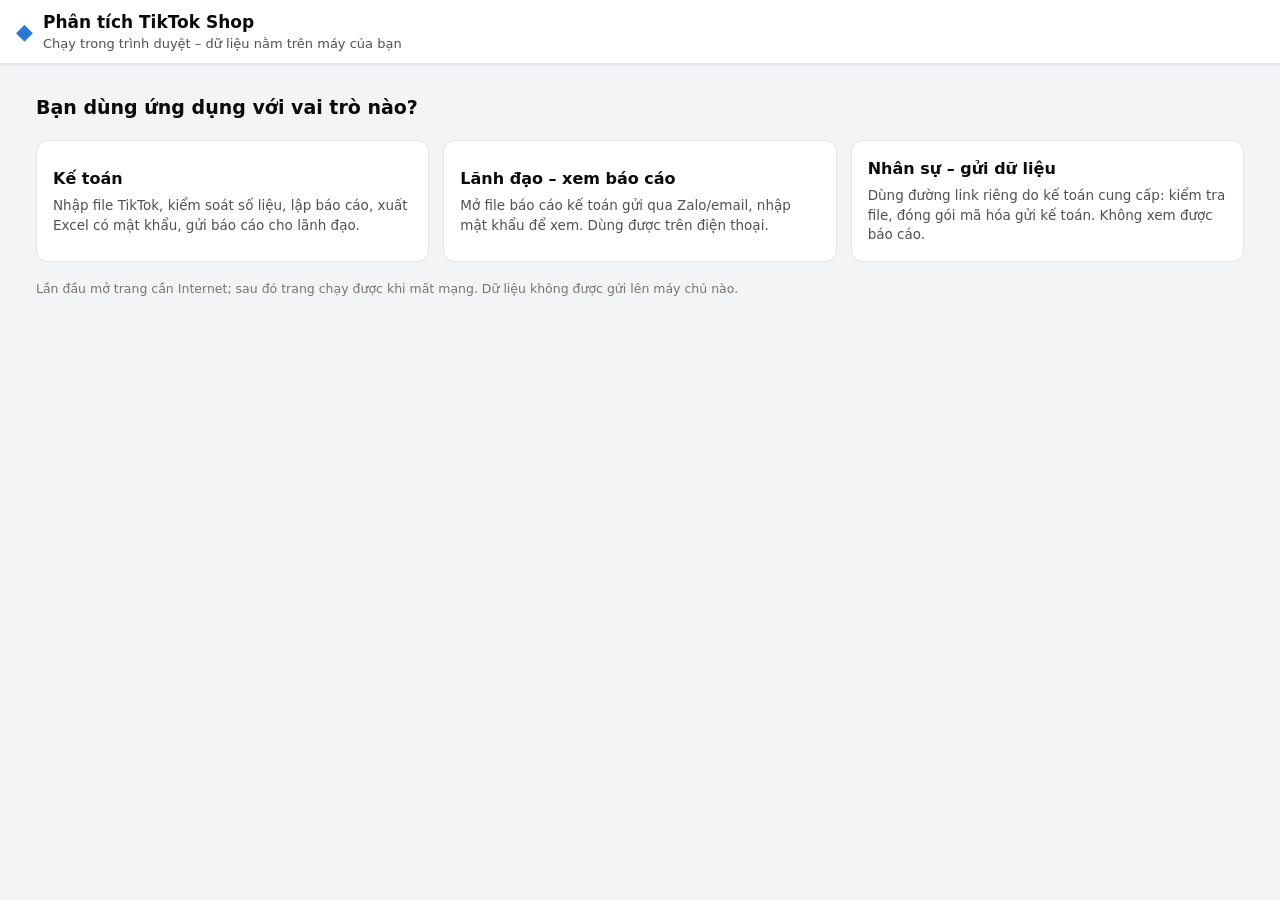
<file: docs/index.html>
<!DOCTYPE html>
<html lang="vi">
<head>
  <meta charset="utf-8">
  <meta name="viewport" content="width=device-width, initial-scale=1">
  <meta name="theme-color" content="#1f4e79">
  <meta name="referrer" content="no-referrer">
  <meta http-equiv="Content-Security-Policy" content="default-src 'self'; script-src 'self'; style-src 'self' 'unsafe-inline'; img-src 'self' data: blob:; connect-src 'self'; worker-src 'self'; object-src 'none'; base-uri 'none'; form-action 'none'">
  <title>Phân tích TikTok Shop</title>
  <link rel="manifest" href="manifest.webmanifest">
  <link rel="icon" href="icon.svg" type="image/svg+xml">
  <link rel="apple-touch-icon" href="icon-192.png">
  <link rel="stylesheet" href="app.css">
</head>
<body>
  <header class="top">
    <div class="brand">
      <span class="logo" aria-hidden="true">◆</span>
      <div>
        <div class="app-title" id="title">Phân tích TikTok Shop</div>
        <div class="lan" id="sub"></div>
      </div>
    </div>
    <div class="top-actions" id="actions"></div>
  </header>
  <nav id="tabs" class="tabs" role="tablist" style="display:none"></nav>
  <div id="filters" class="filters" style="display:none"></div>
  <main id="main"><p class="muted">Đang tải…</p></main>
  <noscript><p style="padding:16px">Trang cần bật JavaScript.</p></noscript>
  <script src="js/core.js"></script>
  <script src="js/schema.js"></script>
  <script src="js/store.js"></script>
  <script src="js/importer.js"></script>
  <script src="js/cube.js"></script>
  <script src="js/excel.js"></script>
  <script src="js/excel-report.js"></script>
  <script src="js/secure.js"></script>
  <script src="js/metrics.js"></script>
  <script src="js/charts.js"></script>
  <script src="js/views.js"></script>
  <script src="js/viewer.js"></script>
  <script src="js/app.js"></script>
</body>
</html>
</file>
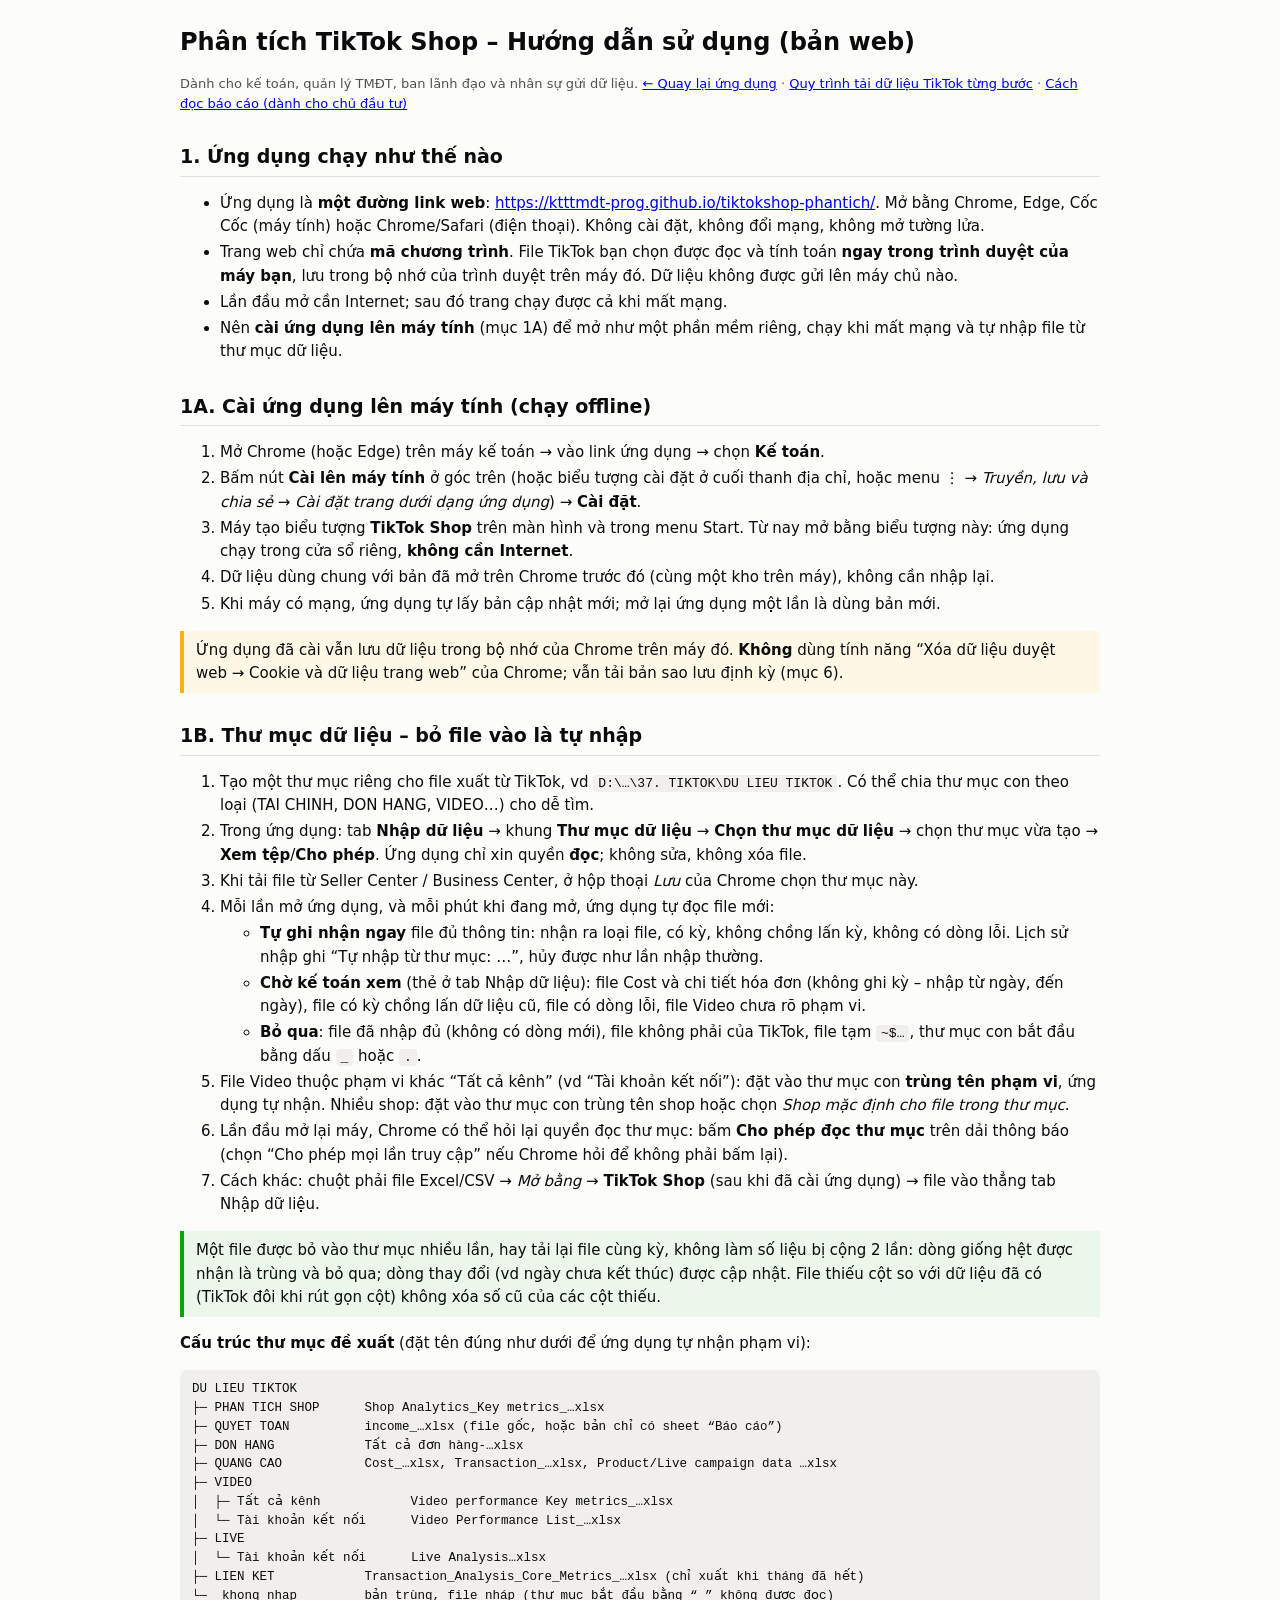
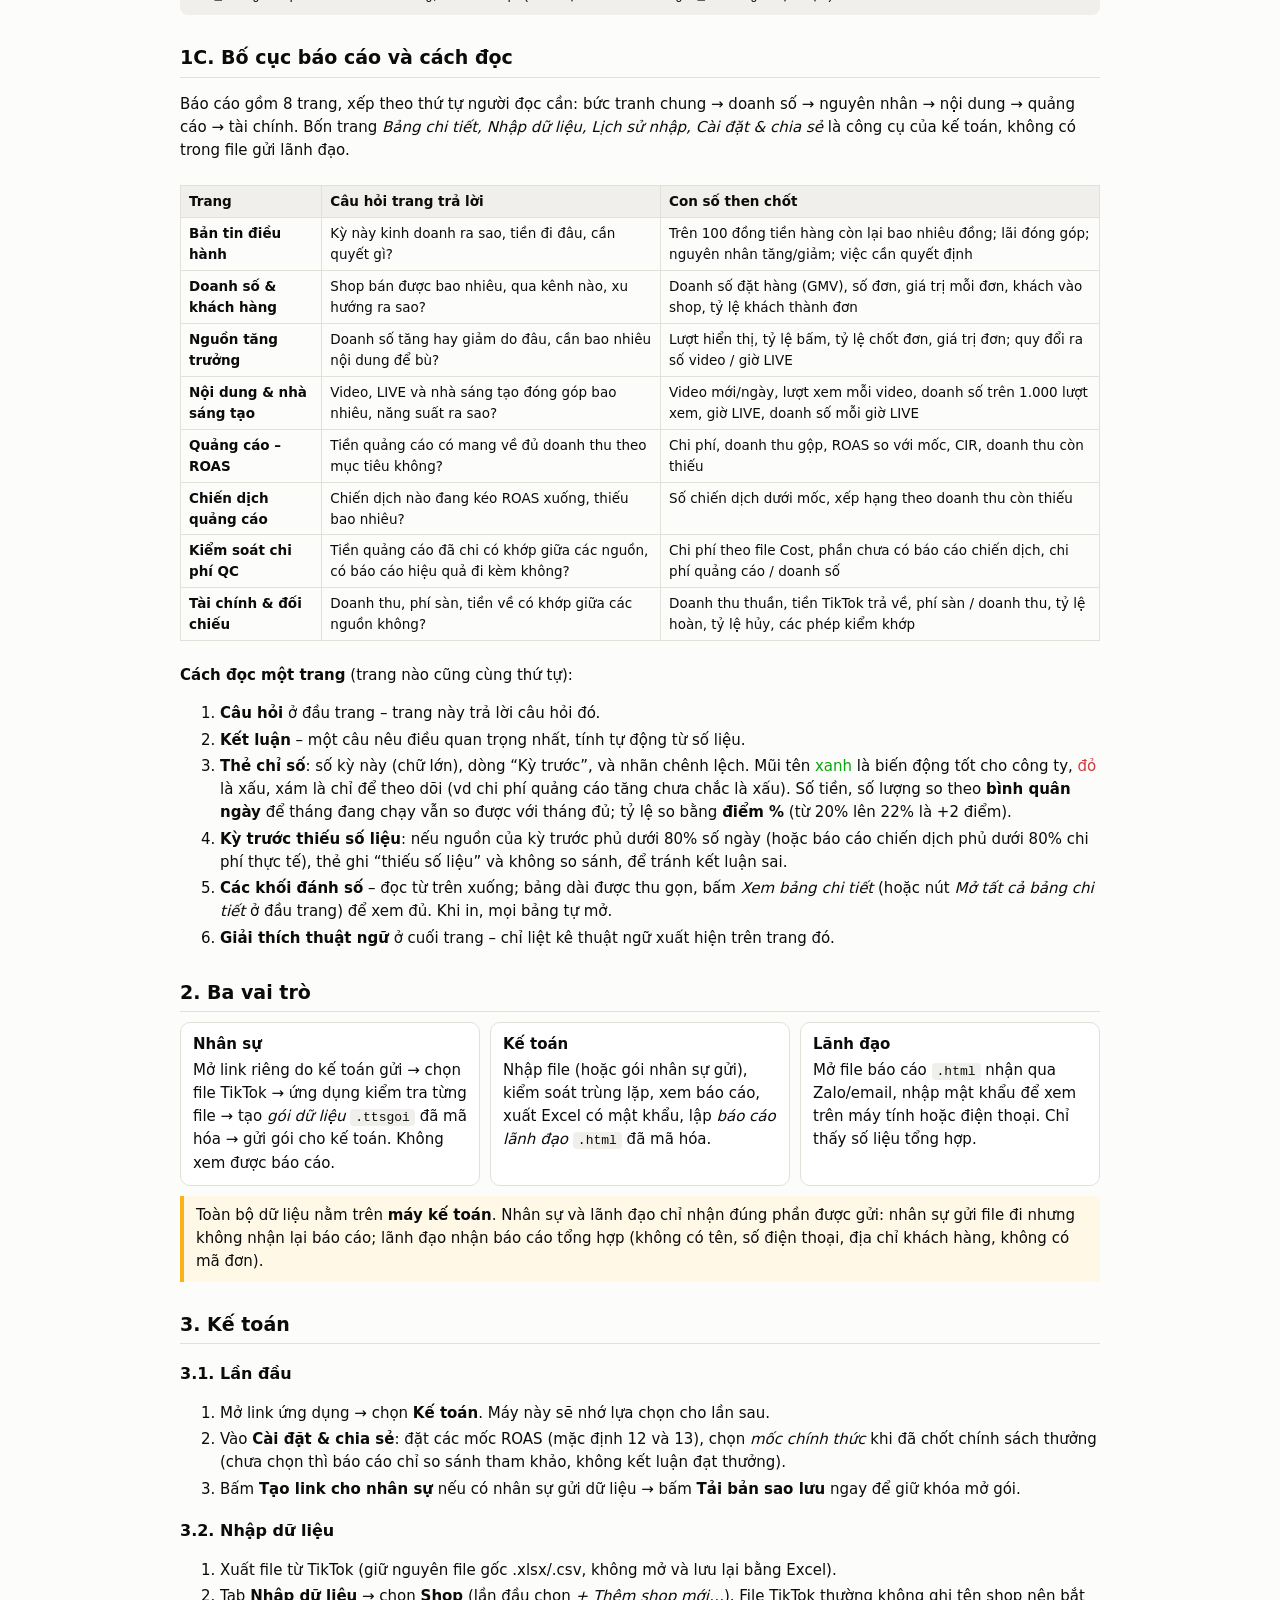
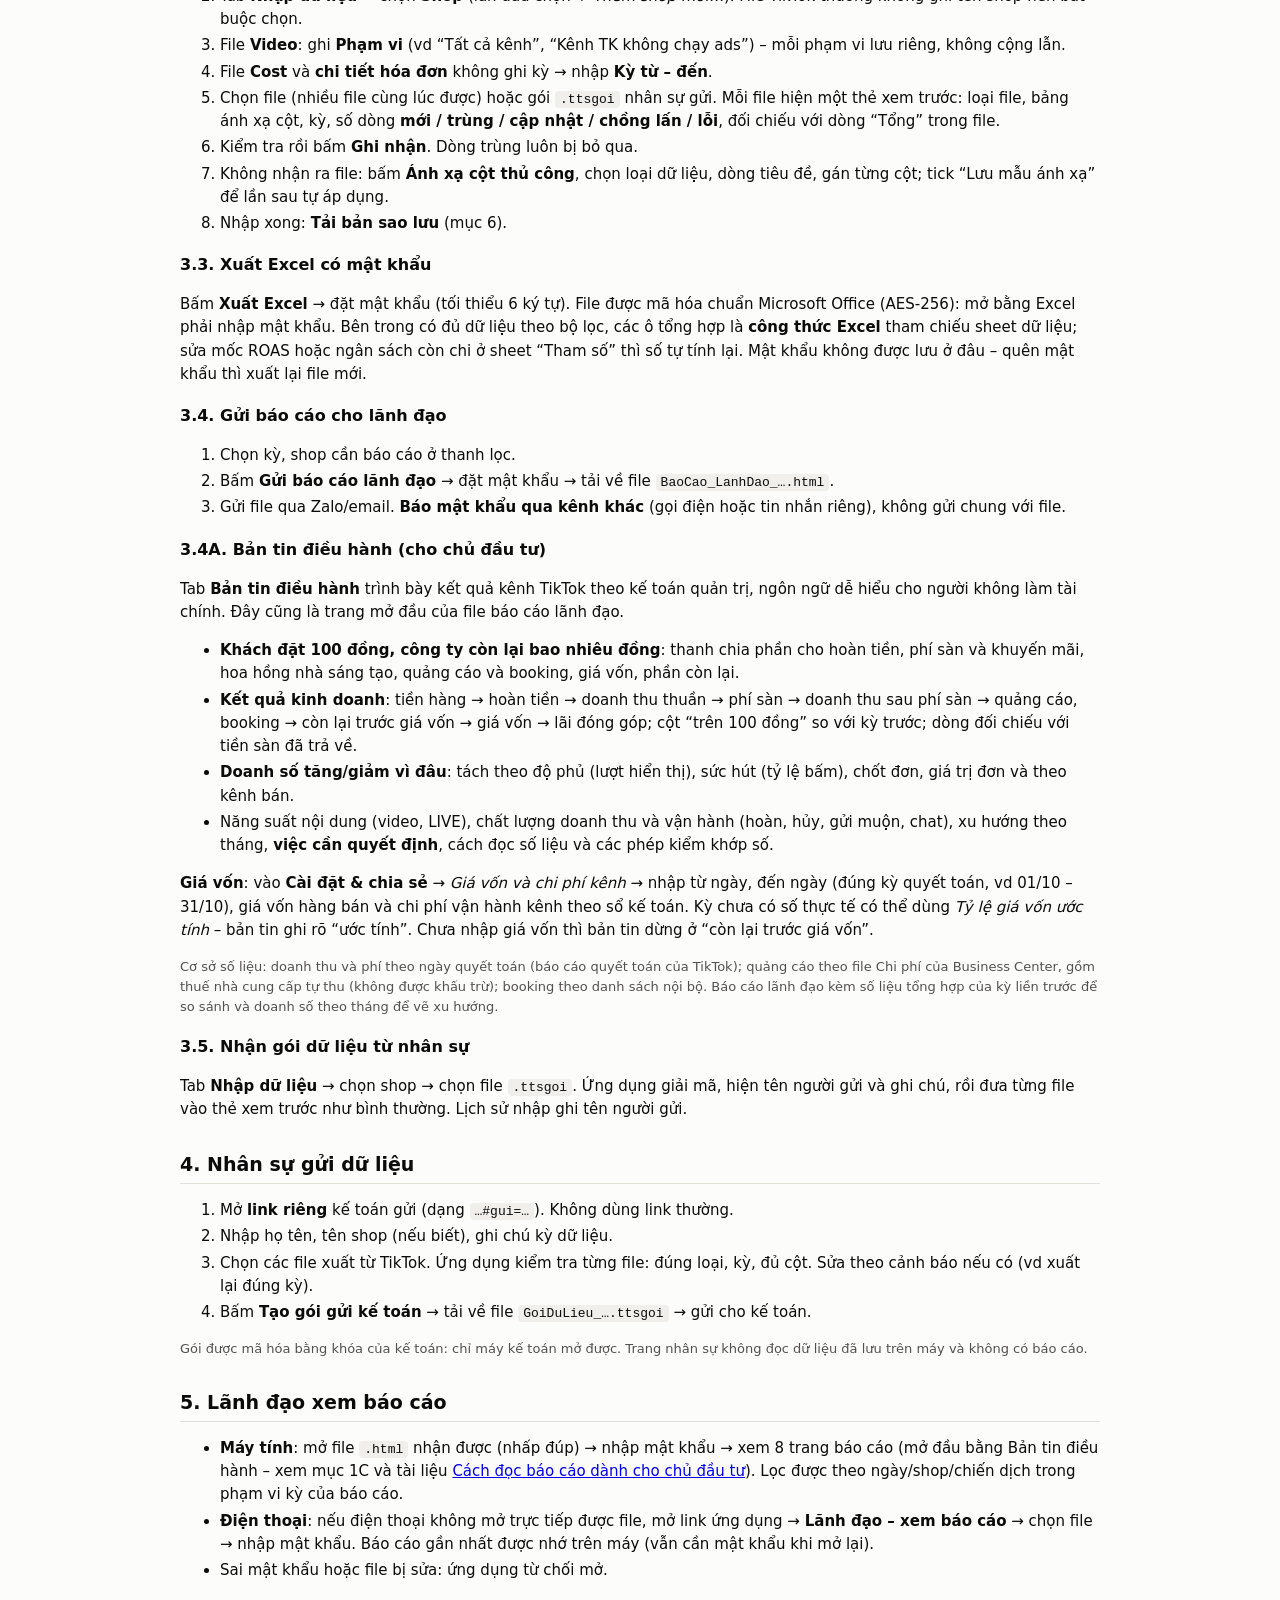
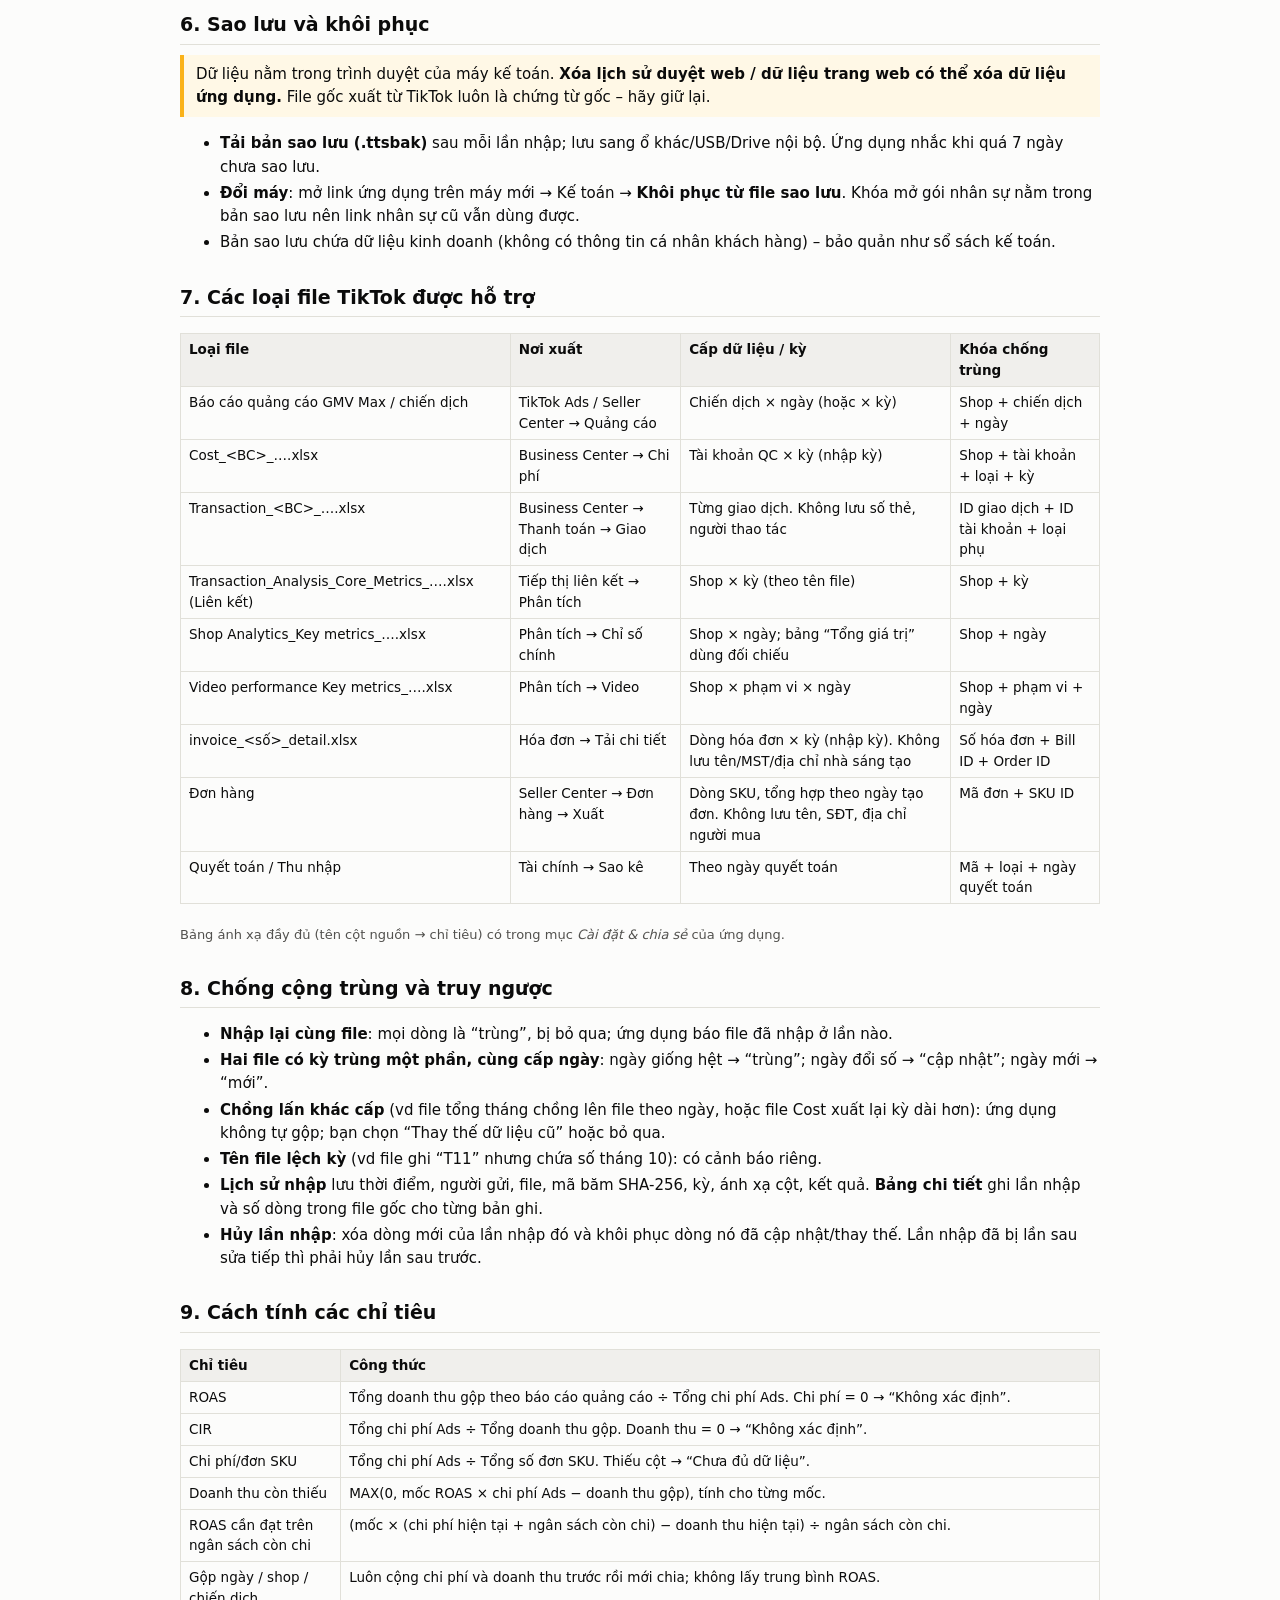
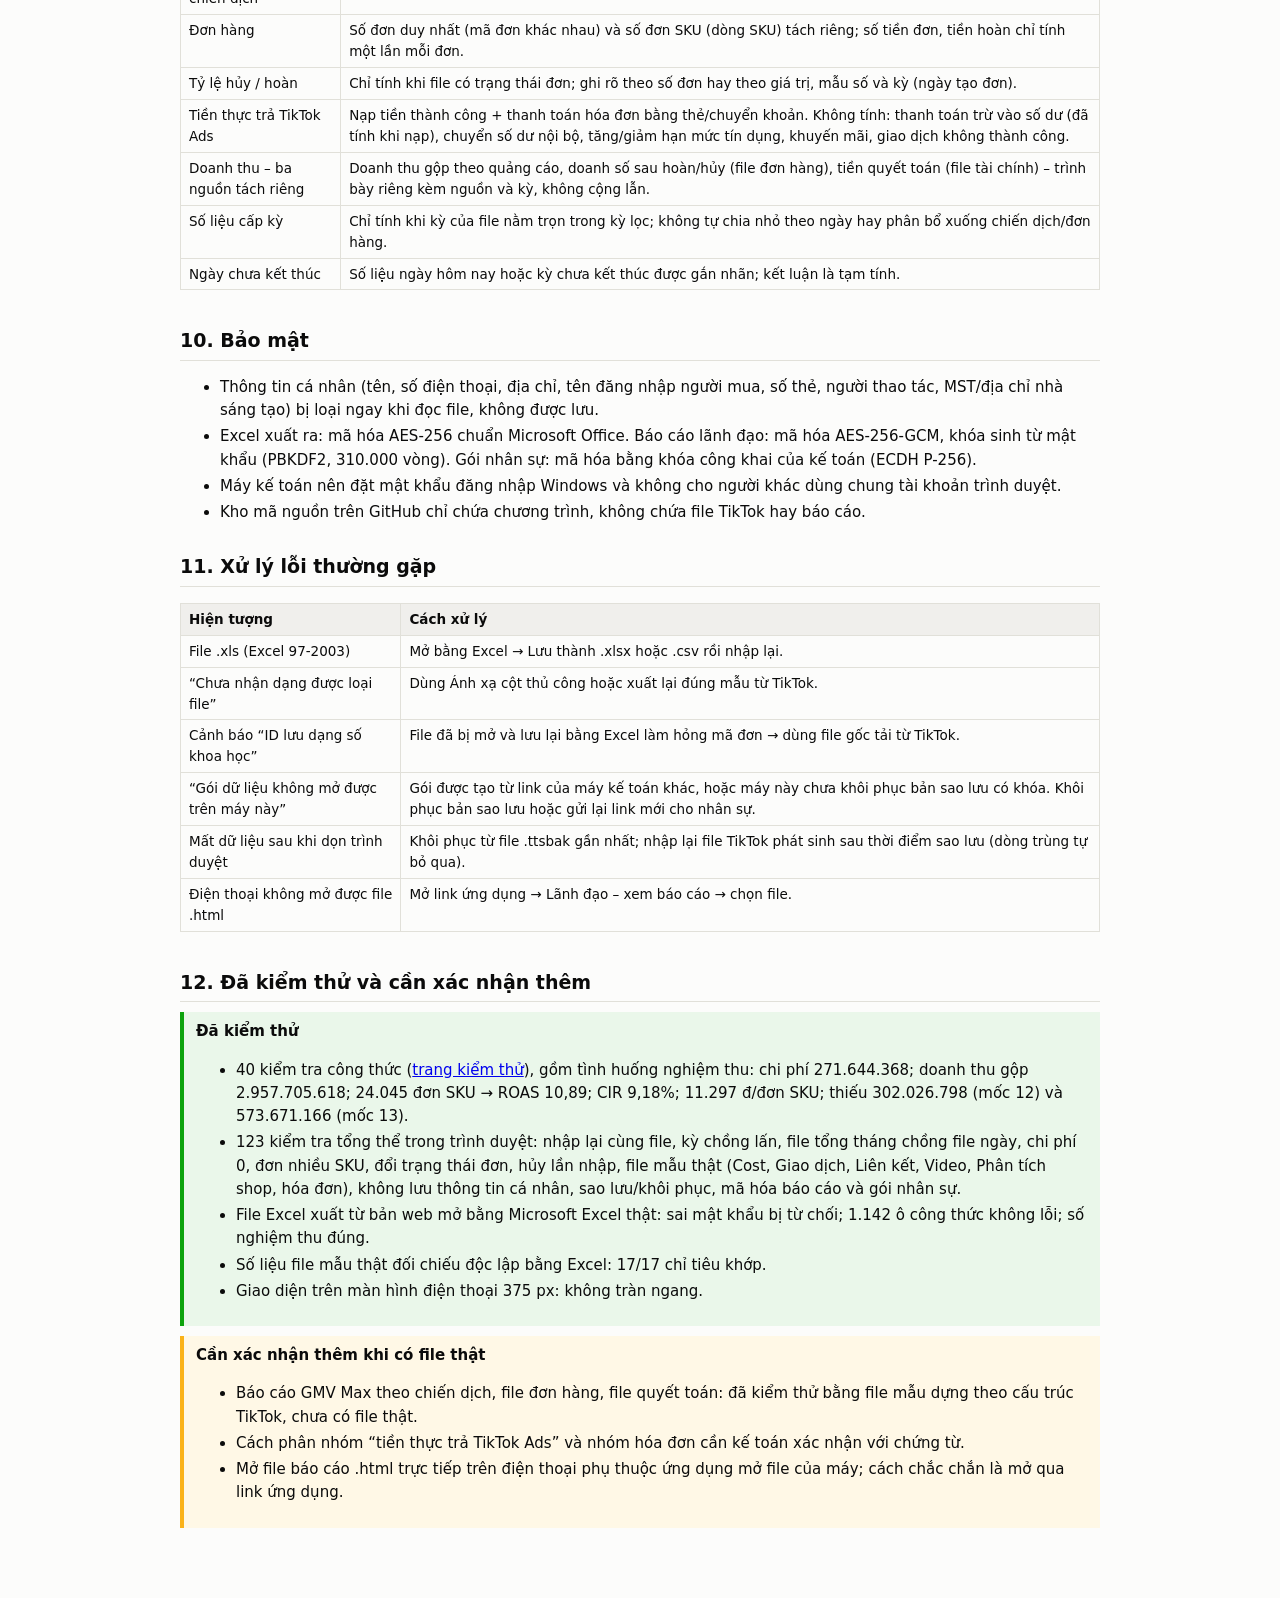
<file: docs/huong_dan.html>
<!DOCTYPE html>
<html lang="vi">
<head>
<meta charset="utf-8"><meta name="viewport" content="width=device-width, initial-scale=1">
<title>Hướng dẫn sử dụng – Phân tích TikTok Shop</title>
<style>
body{font-family:system-ui,-apple-system,"Segoe UI",Roboto,Arial,sans-serif;max-width:920px;margin:0 auto;padding:16px 18px 60px;line-height:1.55;color:#0b0b0b;background:#fcfcfb;font-size:15px}
h1{font-size:24px;margin:8px 0 4px}h2{font-size:19px;margin:28px 0 8px;border-bottom:1px solid #e1e0d9;padding-bottom:4px}h3{font-size:16px;margin:18px 0 6px}
code,kbd{background:#f0efec;border-radius:4px;padding:1px 5px;font-size:13px}
table{border-collapse:collapse;width:100%;font-size:13.5px;margin:8px 0}th,td{border:1px solid #e1e0d9;padding:5px 8px;text-align:left;vertical-align:top}th{background:#f0efec}
.tw{overflow-x:auto}
.box{background:#fff8e6;border-left:4px solid #fab219;padding:8px 12px;margin:10px 0}.ok{background:#eaf7ea;border-left:4px solid #0ca30c;padding:8px 12px;margin:10px 0}
.flow{display:grid;grid-template-columns:repeat(auto-fit,minmax(200px,1fr));gap:10px;margin:10px 0}.flow div{border:1px solid #e1e0d9;border-radius:10px;padding:10px 12px;background:#fff}
.flow b{display:block;margin-bottom:2px}
pre.tree{background:#f0efec;border-radius:8px;padding:10px 12px;font-size:12.5px;line-height:1.5;overflow-x:auto}
ol li,ul li{margin:3px 0}.muted{color:#52514e;font-size:13px}
@media (prefers-color-scheme:dark){body{background:#1a1a19;color:#f0efec}th{background:#2c2c2a}th,td{border-color:#383835}code,kbd{background:#2c2c2a}.box{background:#3a3014}.ok{background:#16301a}.muted{color:#c3c2b7}.flow div{background:#222;border-color:#383835}}
</style>
</head>
<body>
<h1>Phân tích TikTok Shop – Hướng dẫn sử dụng (bản web)</h1>
<p class="muted">Dành cho kế toán, quản lý TMĐT, ban lãnh đạo và nhân sự gửi dữ liệu. <a href="./">← Quay lại ứng dụng</a> · <a href="huong_dan_xuat_du_lieu.html">Quy trình tải dữ liệu TikTok từng bước</a> · <a href="huong_dan_doc_bao_cao.html">Cách đọc báo cáo (dành cho chủ đầu tư)</a></p>

<h2>1. Ứng dụng chạy như thế nào</h2>
<ul>
<li>Ứng dụng là <b>một đường link web</b>: <a href="https://ktttmdt-prog.github.io/tiktokshop-phantich/">https://ktttmdt-prog.github.io/tiktokshop-phantich/</a>. Mở bằng Chrome, Edge, Cốc Cốc (máy tính) hoặc Chrome/Safari (điện thoại). Không cài đặt, không đổi mạng, không mở tường lửa.</li>
<li>Trang web chỉ chứa <b>mã chương trình</b>. File TikTok bạn chọn được đọc và tính toán <b>ngay trong trình duyệt của máy bạn</b>, lưu trong bộ nhớ của trình duyệt trên máy đó. Dữ liệu không được gửi lên máy chủ nào.</li>
<li>Lần đầu mở cần Internet; sau đó trang chạy được cả khi mất mạng.</li>
<li>Nên <b>cài ứng dụng lên máy tính</b> (mục 1A) để mở như một phần mềm riêng, chạy khi mất mạng và tự nhập file từ thư mục dữ liệu.</li>
</ul>

<h2>1A. Cài ứng dụng lên máy tính (chạy offline)</h2>
<ol>
<li>Mở Chrome (hoặc Edge) trên máy kế toán → vào link ứng dụng → chọn <b>Kế toán</b>.</li>
<li>Bấm nút <b>Cài lên máy tính</b> ở góc trên (hoặc biểu tượng cài đặt ở cuối thanh địa chỉ, hoặc menu ⋮ → <i>Truyền, lưu và chia sẻ</i> → <i>Cài đặt trang dưới dạng ứng dụng</i>) → <b>Cài đặt</b>.</li>
<li>Máy tạo biểu tượng <b>TikTok Shop</b> trên màn hình và trong menu Start. Từ nay mở bằng biểu tượng này: ứng dụng chạy trong cửa sổ riêng, <b>không cần Internet</b>.</li>
<li>Dữ liệu dùng chung với bản đã mở trên Chrome trước đó (cùng một kho trên máy), không cần nhập lại.</li>
<li>Khi máy có mạng, ứng dụng tự lấy bản cập nhật mới; mở lại ứng dụng một lần là dùng bản mới.</li>
</ol>
<div class="box">Ứng dụng đã cài vẫn lưu dữ liệu trong bộ nhớ của Chrome trên máy đó. <b>Không</b> dùng tính năng “Xóa dữ liệu duyệt web → Cookie và dữ liệu trang web” của Chrome; vẫn tải bản sao lưu định kỳ (mục 6).</div>

<h2 id="thu-muc">1B. Thư mục dữ liệu – bỏ file vào là tự nhập</h2>
<ol>
<li>Tạo một thư mục riêng cho file xuất từ TikTok, vd <code>D:\…\37. TIKTOK\DU LIEU TIKTOK</code>. Có thể chia thư mục con theo loại (TAI CHINH, DON HANG, VIDEO…) cho dễ tìm.</li>
<li>Trong ứng dụng: tab <b>Nhập dữ liệu</b> → khung <b>Thư mục dữ liệu</b> → <b>Chọn thư mục dữ liệu</b> → chọn thư mục vừa tạo → <b>Xem tệp</b>/<b>Cho phép</b>. Ứng dụng chỉ xin quyền <b>đọc</b>; không sửa, không xóa file.</li>
<li>Khi tải file từ Seller Center / Business Center, ở hộp thoại <i>Lưu</i> của Chrome chọn thư mục này.</li>
<li>Mỗi lần mở ứng dụng, và mỗi phút khi đang mở, ứng dụng tự đọc file mới:
<ul>
<li><b>Tự ghi nhận ngay</b> file đủ thông tin: nhận ra loại file, có kỳ, không chồng lấn kỳ, không có dòng lỗi. Lịch sử nhập ghi “Tự nhập từ thư mục: …”, hủy được như lần nhập thường.</li>
<li><b>Chờ kế toán xem</b> (thẻ ở tab Nhập dữ liệu): file Cost và chi tiết hóa đơn (không ghi kỳ – nhập từ ngày, đến ngày), file có kỳ chồng lấn dữ liệu cũ, file có dòng lỗi, file Video chưa rõ phạm vi.</li>
<li><b>Bỏ qua</b>: file đã nhập đủ (không có dòng mới), file không phải của TikTok, file tạm <code>~$…</code>, thư mục con bắt đầu bằng dấu <code>_</code> hoặc <code>.</code>.</li>
</ul></li>
<li>File Video thuộc phạm vi khác “Tất cả kênh” (vd “Tài khoản kết nối”): đặt vào thư mục con <b>trùng tên phạm vi</b>, ứng dụng tự nhận. Nhiều shop: đặt vào thư mục con trùng tên shop hoặc chọn <i>Shop mặc định cho file trong thư mục</i>.</li>
<li>Lần đầu mở lại máy, Chrome có thể hỏi lại quyền đọc thư mục: bấm <b>Cho phép đọc thư mục</b> trên dải thông báo (chọn “Cho phép mọi lần truy cập” nếu Chrome hỏi để không phải bấm lại).</li>
<li>Cách khác: chuột phải file Excel/CSV → <i>Mở bằng</i> → <b>TikTok Shop</b> (sau khi đã cài ứng dụng) → file vào thẳng tab Nhập dữ liệu.</li>
</ol>
<div class="ok">Một file được bỏ vào thư mục nhiều lần, hay tải lại file cùng kỳ, không làm số liệu bị cộng 2 lần: dòng giống hệt được nhận là trùng và bỏ qua; dòng thay đổi (vd ngày chưa kết thúc) được cập nhật. File thiếu cột so với dữ liệu đã có (TikTok đôi khi rút gọn cột) không xóa số cũ của các cột thiếu.</div>
<p><b>Cấu trúc thư mục đề xuất</b> (đặt tên đúng như dưới để ứng dụng tự nhận phạm vi):</p>
<pre class="tree">DU LIEU TIKTOK
├─ PHAN TICH SHOP      Shop Analytics_Key metrics_…xlsx
├─ QUYET TOAN          income_…xlsx (file gốc, hoặc bản chỉ có sheet “Báo cáo”)
├─ DON HANG            Tất cả đơn hàng-…xlsx
├─ QUANG CAO           Cost_…xlsx, Transaction_…xlsx, Product/Live campaign data …xlsx
├─ VIDEO
│  ├─ Tất cả kênh            Video performance Key metrics_…xlsx
│  └─ Tài khoản kết nối      Video Performance List_…xlsx
├─ LIVE
│  └─ Tài khoản kết nối      Live Analysis…xlsx
├─ LIEN KET            Transaction_Analysis_Core_Metrics_…xlsx (chỉ xuất khi tháng đã hết)
└─ _khong nhap         bản trùng, file nháp (thư mục bắt đầu bằng “_” không được đọc)</pre>

<h2 id="doc-bao-cao">1C. Bố cục báo cáo và cách đọc</h2>
<p>Báo cáo gồm 8 trang, xếp theo thứ tự người đọc cần: bức tranh chung → doanh số → nguyên nhân → nội dung → quảng cáo → tài chính. Bốn trang <i>Bảng chi tiết, Nhập dữ liệu, Lịch sử nhập, Cài đặt &amp; chia sẻ</i> là công cụ của kế toán, không có trong file gửi lãnh đạo.</p>
<div class="tw"><table>
<tr><th>Trang</th><th>Câu hỏi trang trả lời</th><th>Con số then chốt</th></tr>
<tr><td><b>Bản tin điều hành</b></td><td>Kỳ này kinh doanh ra sao, tiền đi đâu, cần quyết gì?</td><td>Trên 100 đồng tiền hàng còn lại bao nhiêu đồng; lãi đóng góp; nguyên nhân tăng/giảm; việc cần quyết định</td></tr>
<tr><td><b>Doanh số &amp; khách hàng</b></td><td>Shop bán được bao nhiêu, qua kênh nào, xu hướng ra sao?</td><td>Doanh số đặt hàng (GMV), số đơn, giá trị mỗi đơn, khách vào shop, tỷ lệ khách thành đơn</td></tr>
<tr><td><b>Nguồn tăng trưởng</b></td><td>Doanh số tăng hay giảm do đâu, cần bao nhiêu nội dung để bù?</td><td>Lượt hiển thị, tỷ lệ bấm, tỷ lệ chốt đơn, giá trị đơn; quy đổi ra số video / giờ LIVE</td></tr>
<tr><td><b>Nội dung &amp; nhà sáng tạo</b></td><td>Video, LIVE và nhà sáng tạo đóng góp bao nhiêu, năng suất ra sao?</td><td>Video mới/ngày, lượt xem mỗi video, doanh số trên 1.000 lượt xem, giờ LIVE, doanh số mỗi giờ LIVE</td></tr>
<tr><td><b>Quảng cáo – ROAS</b></td><td>Tiền quảng cáo có mang về đủ doanh thu theo mục tiêu không?</td><td>Chi phí, doanh thu gộp, ROAS so với mốc, CIR, doanh thu còn thiếu</td></tr>
<tr><td><b>Chiến dịch quảng cáo</b></td><td>Chiến dịch nào đang kéo ROAS xuống, thiếu bao nhiêu?</td><td>Số chiến dịch dưới mốc, xếp hạng theo doanh thu còn thiếu</td></tr>
<tr><td><b>Kiểm soát chi phí QC</b></td><td>Tiền quảng cáo đã chi có khớp giữa các nguồn, có báo cáo hiệu quả đi kèm không?</td><td>Chi phí theo file Cost, phần chưa có báo cáo chiến dịch, chi phí quảng cáo / doanh số</td></tr>
<tr><td><b>Tài chính &amp; đối chiếu</b></td><td>Doanh thu, phí sàn, tiền về có khớp giữa các nguồn không?</td><td>Doanh thu thuần, tiền TikTok trả về, phí sàn / doanh thu, tỷ lệ hoàn, tỷ lệ hủy, các phép kiểm khớp</td></tr>
</table></div>
<p><b>Cách đọc một trang</b> (trang nào cũng cùng thứ tự):</p>
<ol>
<li><b>Câu hỏi</b> ở đầu trang – trang này trả lời câu hỏi đó.</li>
<li><b>Kết luận</b> – một câu nêu điều quan trọng nhất, tính tự động từ số liệu.</li>
<li><b>Thẻ chỉ số</b>: số kỳ này (chữ lớn), dòng “Kỳ trước”, và nhãn chênh lệch. Mũi tên <span style="color:#0ca30c">xanh</span> là biến động tốt cho công ty, <span style="color:#d03b3b">đỏ</span> là xấu, xám là chỉ để theo dõi (vd chi phí quảng cáo tăng chưa chắc là xấu). Số tiền, số lượng so theo <b>bình quân ngày</b> để tháng đang chạy vẫn so được với tháng đủ; tỷ lệ so bằng <b>điểm %</b> (từ 20% lên 22% là +2 điểm).</li>
<li><b>Kỳ trước thiếu số liệu</b>: nếu nguồn của kỳ trước phủ dưới 80% số ngày (hoặc báo cáo chiến dịch phủ dưới 80% chi phí thực tế), thẻ ghi “thiếu số liệu” và không so sánh, để tránh kết luận sai.</li>
<li><b>Các khối đánh số</b> – đọc từ trên xuống; bảng dài được thu gọn, bấm <i>Xem bảng chi tiết</i> (hoặc nút <i>Mở tất cả bảng chi tiết</i> ở đầu trang) để xem đủ. Khi in, mọi bảng tự mở.</li>
<li><b>Giải thích thuật ngữ</b> ở cuối trang – chỉ liệt kê thuật ngữ xuất hiện trên trang đó.</li>
</ol>

<h2>2. Ba vai trò</h2>
<div class="flow">
<div><b>Nhân sự</b>Mở link riêng do kế toán gửi → chọn file TikTok → ứng dụng kiểm tra từng file → tạo <i>gói dữ liệu</i> <code>.ttsgoi</code> đã mã hóa → gửi gói cho kế toán. Không xem được báo cáo.</div>
<div><b>Kế toán</b>Nhập file (hoặc gói nhân sự gửi), kiểm soát trùng lặp, xem báo cáo, xuất Excel có mật khẩu, lập <i>báo cáo lãnh đạo</i> <code>.html</code> đã mã hóa.</div>
<div><b>Lãnh đạo</b>Mở file báo cáo <code>.html</code> nhận qua Zalo/email, nhập mật khẩu để xem trên máy tính hoặc điện thoại. Chỉ thấy số liệu tổng hợp.</div>
</div>
<div class="box">Toàn bộ dữ liệu nằm trên <b>máy kế toán</b>. Nhân sự và lãnh đạo chỉ nhận đúng phần được gửi: nhân sự gửi file đi nhưng không nhận lại báo cáo; lãnh đạo nhận báo cáo tổng hợp (không có tên, số điện thoại, địa chỉ khách hàng, không có mã đơn).</div>

<h2>3. Kế toán</h2>
<h3>3.1. Lần đầu</h3>
<ol>
<li>Mở link ứng dụng → chọn <b>Kế toán</b>. Máy này sẽ nhớ lựa chọn cho lần sau.</li>
<li>Vào <b>Cài đặt &amp; chia sẻ</b>: đặt các mốc ROAS (mặc định 12 và 13), chọn <i>mốc chính thức</i> khi đã chốt chính sách thưởng (chưa chọn thì báo cáo chỉ so sánh tham khảo, không kết luận đạt thưởng).</li>
<li>Bấm <b>Tạo link cho nhân sự</b> nếu có nhân sự gửi dữ liệu → bấm <b>Tải bản sao lưu</b> ngay để giữ khóa mở gói.</li>
</ol>
<h3>3.2. Nhập dữ liệu</h3>
<ol>
<li>Xuất file từ TikTok (giữ nguyên file gốc .xlsx/.csv, không mở và lưu lại bằng Excel).</li>
<li>Tab <b>Nhập dữ liệu</b> → chọn <b>Shop</b> (lần đầu chọn <i>+ Thêm shop mới…</i>). File TikTok thường không ghi tên shop nên bắt buộc chọn.</li>
<li>File <b>Video</b>: ghi <b>Phạm vi</b> (vd “Tất cả kênh”, “Kênh TK không chạy ads”) – mỗi phạm vi lưu riêng, không cộng lẫn.</li>
<li>File <b>Cost</b> và <b>chi tiết hóa đơn</b> không ghi kỳ → nhập <b>Kỳ từ – đến</b>.</li>
<li>Chọn file (nhiều file cùng lúc được) hoặc gói <code>.ttsgoi</code> nhân sự gửi. Mỗi file hiện một thẻ xem trước: loại file, bảng ánh xạ cột, kỳ, số dòng <b>mới / trùng / cập nhật / chồng lấn / lỗi</b>, đối chiếu với dòng “Tổng” trong file.</li>
<li>Kiểm tra rồi bấm <b>Ghi nhận</b>. Dòng trùng luôn bị bỏ qua.</li>
<li>Không nhận ra file: bấm <b>Ánh xạ cột thủ công</b>, chọn loại dữ liệu, dòng tiêu đề, gán từng cột; tick “Lưu mẫu ánh xạ” để lần sau tự áp dụng.</li>
<li>Nhập xong: <b>Tải bản sao lưu</b> (mục 6).</li>
</ol>
<h3>3.3. Xuất Excel có mật khẩu</h3>
<p>Bấm <b>Xuất Excel</b> → đặt mật khẩu (tối thiểu 6 ký tự). File được mã hóa chuẩn Microsoft Office (AES-256): mở bằng Excel phải nhập mật khẩu. Bên trong có đủ dữ liệu theo bộ lọc, các ô tổng hợp là <b>công thức Excel</b> tham chiếu sheet dữ liệu; sửa mốc ROAS hoặc ngân sách còn chi ở sheet “Tham số” thì số tự tính lại. Mật khẩu không được lưu ở đâu – quên mật khẩu thì xuất lại file mới.</p>
<h3>3.4. Gửi báo cáo cho lãnh đạo</h3>
<ol>
<li>Chọn kỳ, shop cần báo cáo ở thanh lọc.</li>
<li>Bấm <b>Gửi báo cáo lãnh đạo</b> → đặt mật khẩu → tải về file <code>BaoCao_LanhDao_….html</code>.</li>
<li>Gửi file qua Zalo/email. <b>Báo mật khẩu qua kênh khác</b> (gọi điện hoặc tin nhắn riêng), không gửi chung với file.</li>
</ol>
<h3>3.4A. Bản tin điều hành (cho chủ đầu tư)</h3>
<p>Tab <b>Bản tin điều hành</b> trình bày kết quả kênh TikTok theo kế toán quản trị, ngôn ngữ dễ hiểu cho người không làm tài chính. Đây cũng là trang mở đầu của file báo cáo lãnh đạo.</p>
<ul>
<li><b>Khách đặt 100 đồng, công ty còn lại bao nhiêu đồng</b>: thanh chia phần cho hoàn tiền, phí sàn và khuyến mãi, hoa hồng nhà sáng tạo, quảng cáo và booking, giá vốn, phần còn lại.</li>
<li><b>Kết quả kinh doanh</b>: tiền hàng → hoàn tiền → doanh thu thuần → phí sàn → doanh thu sau phí sàn → quảng cáo, booking → còn lại trước giá vốn → giá vốn → lãi đóng góp; cột “trên 100 đồng” so với kỳ trước; dòng đối chiếu với tiền sàn đã trả về.</li>
<li><b>Doanh số tăng/giảm vì đâu</b>: tách theo độ phủ (lượt hiển thị), sức hút (tỷ lệ bấm), chốt đơn, giá trị đơn và theo kênh bán.</li>
<li>Năng suất nội dung (video, LIVE), chất lượng doanh thu và vận hành (hoàn, hủy, gửi muộn, chat), xu hướng theo tháng, <b>việc cần quyết định</b>, cách đọc số liệu và các phép kiểm khớp số.</li>
</ul>
<p><b>Giá vốn</b>: vào <b>Cài đặt &amp; chia sẻ</b> → <i>Giá vốn và chi phí kênh</i> → nhập từ ngày, đến ngày (đúng kỳ quyết toán, vd 01/10 – 31/10), giá vốn hàng bán và chi phí vận hành kênh theo sổ kế toán. Kỳ chưa có số thực tế có thể dùng <i>Tỷ lệ giá vốn ước tính</i> – bản tin ghi rõ “ước tính”. Chưa nhập giá vốn thì bản tin dừng ở “còn lại trước giá vốn”.</p>
<p class="muted">Cơ sở số liệu: doanh thu và phí theo ngày quyết toán (báo cáo quyết toán của TikTok); quảng cáo theo file Chi phí của Business Center, gồm thuế nhà cung cấp tự thu (không được khấu trừ); booking theo danh sách nội bộ. Báo cáo lãnh đạo kèm số liệu tổng hợp của kỳ liền trước để so sánh và doanh số theo tháng để vẽ xu hướng.</p>
<h3>3.5. Nhận gói dữ liệu từ nhân sự</h3>
<p>Tab <b>Nhập dữ liệu</b> → chọn shop → chọn file <code>.ttsgoi</code>. Ứng dụng giải mã, hiện tên người gửi và ghi chú, rồi đưa từng file vào thẻ xem trước như bình thường. Lịch sử nhập ghi tên người gửi.</p>

<h2>4. Nhân sự gửi dữ liệu</h2>
<ol>
<li>Mở <b>link riêng</b> kế toán gửi (dạng <code>…#gui=…</code>). Không dùng link thường.</li>
<li>Nhập họ tên, tên shop (nếu biết), ghi chú kỳ dữ liệu.</li>
<li>Chọn các file xuất từ TikTok. Ứng dụng kiểm tra từng file: đúng loại, kỳ, đủ cột. Sửa theo cảnh báo nếu có (vd xuất lại đúng kỳ).</li>
<li>Bấm <b>Tạo gói gửi kế toán</b> → tải về file <code>GoiDuLieu_….ttsgoi</code> → gửi cho kế toán.</li>
</ol>
<p class="muted">Gói được mã hóa bằng khóa của kế toán: chỉ máy kế toán mở được. Trang nhân sự không đọc dữ liệu đã lưu trên máy và không có báo cáo.</p>

<h2>5. Lãnh đạo xem báo cáo</h2>
<ul>
<li><b>Máy tính</b>: mở file <code>.html</code> nhận được (nhấp đúp) → nhập mật khẩu → xem 8 trang báo cáo (mở đầu bằng Bản tin điều hành – xem mục 1C và tài liệu <a href="huong_dan_doc_bao_cao.html">Cách đọc báo cáo dành cho chủ đầu tư</a>). Lọc được theo ngày/shop/chiến dịch trong phạm vi kỳ của báo cáo.</li>
<li><b>Điện thoại</b>: nếu điện thoại không mở trực tiếp được file, mở link ứng dụng → <b>Lãnh đạo – xem báo cáo</b> → chọn file → nhập mật khẩu. Báo cáo gần nhất được nhớ trên máy (vẫn cần mật khẩu khi mở lại).</li>
<li>Sai mật khẩu hoặc file bị sửa: ứng dụng từ chối mở.</li>
</ul>

<h2>6. Sao lưu và khôi phục</h2>
<div class="box">Dữ liệu nằm trong trình duyệt của máy kế toán. <b>Xóa lịch sử duyệt web / dữ liệu trang web có thể xóa dữ liệu ứng dụng.</b> File gốc xuất từ TikTok luôn là chứng từ gốc – hãy giữ lại.</div>
<ul>
<li><b>Tải bản sao lưu (.ttsbak)</b> sau mỗi lần nhập; lưu sang ổ khác/USB/Drive nội bộ. Ứng dụng nhắc khi quá 7 ngày chưa sao lưu.</li>
<li><b>Đổi máy</b>: mở link ứng dụng trên máy mới → Kế toán → <b>Khôi phục từ file sao lưu</b>. Khóa mở gói nhân sự nằm trong bản sao lưu nên link nhân sự cũ vẫn dùng được.</li>
<li>Bản sao lưu chứa dữ liệu kinh doanh (không có thông tin cá nhân khách hàng) – bảo quản như sổ sách kế toán.</li>
</ul>

<h2>7. Các loại file TikTok được hỗ trợ</h2>
<div class="tw"><table>
<tr><th>Loại file</th><th>Nơi xuất</th><th>Cấp dữ liệu / kỳ</th><th>Khóa chống trùng</th></tr>
<tr><td>Báo cáo quảng cáo GMV Max / chiến dịch</td><td>TikTok Ads / Seller Center → Quảng cáo</td><td>Chiến dịch × ngày (hoặc × kỳ)</td><td>Shop + chiến dịch + ngày</td></tr>
<tr><td>Cost_&lt;BC&gt;_….xlsx</td><td>Business Center → Chi phí</td><td>Tài khoản QC × kỳ (nhập kỳ)</td><td>Shop + tài khoản + loại + kỳ</td></tr>
<tr><td>Transaction_&lt;BC&gt;_….xlsx</td><td>Business Center → Thanh toán → Giao dịch</td><td>Từng giao dịch. Không lưu số thẻ, người thao tác</td><td>ID giao dịch + ID tài khoản + loại phụ</td></tr>
<tr><td>Transaction_Analysis_Core_Metrics_….xlsx (Liên kết)</td><td>Tiếp thị liên kết → Phân tích</td><td>Shop × kỳ (theo tên file)</td><td>Shop + kỳ</td></tr>
<tr><td>Shop Analytics_Key metrics_….xlsx</td><td>Phân tích → Chỉ số chính</td><td>Shop × ngày; bảng “Tổng giá trị” dùng đối chiếu</td><td>Shop + ngày</td></tr>
<tr><td>Video performance Key metrics_….xlsx</td><td>Phân tích → Video</td><td>Shop × phạm vi × ngày</td><td>Shop + phạm vi + ngày</td></tr>
<tr><td>invoice_&lt;số&gt;_detail.xlsx</td><td>Hóa đơn → Tải chi tiết</td><td>Dòng hóa đơn × kỳ (nhập kỳ). Không lưu tên/MST/địa chỉ nhà sáng tạo</td><td>Số hóa đơn + Bill ID + Order ID</td></tr>
<tr><td>Đơn hàng</td><td>Seller Center → Đơn hàng → Xuất</td><td>Dòng SKU, tổng hợp theo ngày tạo đơn. Không lưu tên, SĐT, địa chỉ người mua</td><td>Mã đơn + SKU ID</td></tr>
<tr><td>Quyết toán / Thu nhập</td><td>Tài chính → Sao kê</td><td>Theo ngày quyết toán</td><td>Mã + loại + ngày quyết toán</td></tr>
</table></div>
<p class="muted">Bảng ánh xạ đầy đủ (tên cột nguồn → chỉ tiêu) có trong mục <i>Cài đặt &amp; chia sẻ</i> của ứng dụng.</p>

<h2>8. Chống cộng trùng và truy ngược</h2>
<ul>
<li><b>Nhập lại cùng file</b>: mọi dòng là “trùng”, bị bỏ qua; ứng dụng báo file đã nhập ở lần nào.</li>
<li><b>Hai file có kỳ trùng một phần, cùng cấp ngày</b>: ngày giống hệt → “trùng”; ngày đổi số → “cập nhật”; ngày mới → “mới”.</li>
<li><b>Chồng lấn khác cấp</b> (vd file tổng tháng chồng lên file theo ngày, hoặc file Cost xuất lại kỳ dài hơn): ứng dụng không tự gộp; bạn chọn “Thay thế dữ liệu cũ” hoặc bỏ qua.</li>
<li><b>Tên file lệch kỳ</b> (vd file ghi “T11” nhưng chứa số tháng 10): có cảnh báo riêng.</li>
<li><b>Lịch sử nhập</b> lưu thời điểm, người gửi, file, mã băm SHA-256, kỳ, ánh xạ cột, kết quả. <b>Bảng chi tiết</b> ghi lần nhập và số dòng trong file gốc cho từng bản ghi.</li>
<li><b>Hủy lần nhập</b>: xóa dòng mới của lần nhập đó và khôi phục dòng nó đã cập nhật/thay thế. Lần nhập đã bị lần sau sửa tiếp thì phải hủy lần sau trước.</li>
</ul>

<h2>9. Cách tính các chỉ tiêu</h2>
<div class="tw"><table>
<tr><th>Chỉ tiêu</th><th>Công thức</th></tr>
<tr><td>ROAS</td><td>Tổng doanh thu gộp theo báo cáo quảng cáo ÷ Tổng chi phí Ads. Chi phí = 0 → “Không xác định”.</td></tr>
<tr><td>CIR</td><td>Tổng chi phí Ads ÷ Tổng doanh thu gộp. Doanh thu = 0 → “Không xác định”.</td></tr>
<tr><td>Chi phí/đơn SKU</td><td>Tổng chi phí Ads ÷ Tổng số đơn SKU. Thiếu cột → “Chưa đủ dữ liệu”.</td></tr>
<tr><td>Doanh thu còn thiếu</td><td>MAX(0, mốc ROAS × chi phí Ads − doanh thu gộp), tính cho từng mốc.</td></tr>
<tr><td>ROAS cần đạt trên ngân sách còn chi</td><td>(mốc × (chi phí hiện tại + ngân sách còn chi) − doanh thu hiện tại) ÷ ngân sách còn chi.</td></tr>
<tr><td>Gộp ngày / shop / chiến dịch</td><td>Luôn cộng chi phí và doanh thu trước rồi mới chia; không lấy trung bình ROAS.</td></tr>
<tr><td>Đơn hàng</td><td>Số đơn duy nhất (mã đơn khác nhau) và số đơn SKU (dòng SKU) tách riêng; số tiền đơn, tiền hoàn chỉ tính một lần mỗi đơn.</td></tr>
<tr><td>Tỷ lệ hủy / hoàn</td><td>Chỉ tính khi file có trạng thái đơn; ghi rõ theo số đơn hay theo giá trị, mẫu số và kỳ (ngày tạo đơn).</td></tr>
<tr><td>Tiền thực trả TikTok Ads</td><td>Nạp tiền thành công + thanh toán hóa đơn bằng thẻ/chuyển khoản. Không tính: thanh toán trừ vào số dư (đã tính khi nạp), chuyển số dư nội bộ, tăng/giảm hạn mức tín dụng, khuyến mãi, giao dịch không thành công.</td></tr>
<tr><td>Doanh thu – ba nguồn tách riêng</td><td>Doanh thu gộp theo quảng cáo, doanh số sau hoàn/hủy (file đơn hàng), tiền quyết toán (file tài chính) – trình bày riêng kèm nguồn và kỳ, không cộng lẫn.</td></tr>
<tr><td>Số liệu cấp kỳ</td><td>Chỉ tính khi kỳ của file nằm trọn trong kỳ lọc; không tự chia nhỏ theo ngày hay phân bổ xuống chiến dịch/đơn hàng.</td></tr>
<tr><td>Ngày chưa kết thúc</td><td>Số liệu ngày hôm nay hoặc kỳ chưa kết thúc được gắn nhãn; kết luận là tạm tính.</td></tr>
</table></div>

<h2>10. Bảo mật</h2>
<ul>
<li>Thông tin cá nhân (tên, số điện thoại, địa chỉ, tên đăng nhập người mua, số thẻ, người thao tác, MST/địa chỉ nhà sáng tạo) bị loại ngay khi đọc file, không được lưu.</li>
<li>Excel xuất ra: mã hóa AES-256 chuẩn Microsoft Office. Báo cáo lãnh đạo: mã hóa AES-256-GCM, khóa sinh từ mật khẩu (PBKDF2, 310.000 vòng). Gói nhân sự: mã hóa bằng khóa công khai của kế toán (ECDH P-256).</li>
<li>Máy kế toán nên đặt mật khẩu đăng nhập Windows và không cho người khác dùng chung tài khoản trình duyệt.</li>
<li>Kho mã nguồn trên GitHub chỉ chứa chương trình, không chứa file TikTok hay báo cáo.</li>
</ul>

<h2>11. Xử lý lỗi thường gặp</h2>
<div class="tw"><table>
<tr><th>Hiện tượng</th><th>Cách xử lý</th></tr>
<tr><td>File .xls (Excel 97-2003)</td><td>Mở bằng Excel → Lưu thành .xlsx hoặc .csv rồi nhập lại.</td></tr>
<tr><td>“Chưa nhận dạng được loại file”</td><td>Dùng Ánh xạ cột thủ công hoặc xuất lại đúng mẫu từ TikTok.</td></tr>
<tr><td>Cảnh báo “ID lưu dạng số khoa học”</td><td>File đã bị mở và lưu lại bằng Excel làm hỏng mã đơn → dùng file gốc tải từ TikTok.</td></tr>
<tr><td>“Gói dữ liệu không mở được trên máy này”</td><td>Gói được tạo từ link của máy kế toán khác, hoặc máy này chưa khôi phục bản sao lưu có khóa. Khôi phục bản sao lưu hoặc gửi lại link mới cho nhân sự.</td></tr>
<tr><td>Mất dữ liệu sau khi dọn trình duyệt</td><td>Khôi phục từ file .ttsbak gần nhất; nhập lại file TikTok phát sinh sau thời điểm sao lưu (dòng trùng tự bỏ qua).</td></tr>
<tr><td>Điện thoại không mở được file .html</td><td>Mở link ứng dụng → Lãnh đạo – xem báo cáo → chọn file.</td></tr>
</table></div>

<h2>12. Đã kiểm thử và cần xác nhận thêm</h2>
<div class="ok"><b>Đã kiểm thử</b>
<ul>
<li>40 kiểm tra công thức (<a href="kiem_thu.html">trang kiểm thử</a>), gồm tình huống nghiệm thu: chi phí 271.644.368; doanh thu gộp 2.957.705.618; 24.045 đơn SKU → ROAS 10,89; CIR 9,18%; 11.297 đ/đơn SKU; thiếu 302.026.798 (mốc 12) và 573.671.166 (mốc 13).</li>
<li>123 kiểm tra tổng thể trong trình duyệt: nhập lại cùng file, kỳ chồng lấn, file tổng tháng chồng file ngày, chi phí 0, đơn nhiều SKU, đổi trạng thái đơn, hủy lần nhập, file mẫu thật (Cost, Giao dịch, Liên kết, Video, Phân tích shop, hóa đơn), không lưu thông tin cá nhân, sao lưu/khôi phục, mã hóa báo cáo và gói nhân sự.</li>
<li>File Excel xuất từ bản web mở bằng Microsoft Excel thật: sai mật khẩu bị từ chối; 1.142 ô công thức không lỗi; số nghiệm thu đúng.</li>
<li>Số liệu file mẫu thật đối chiếu độc lập bằng Excel: 17/17 chỉ tiêu khớp.</li>
<li>Giao diện trên màn hình điện thoại 375 px: không tràn ngang.</li>
</ul></div>
<div class="box"><b>Cần xác nhận thêm khi có file thật</b>
<ul>
<li>Báo cáo GMV Max theo chiến dịch, file đơn hàng, file quyết toán: đã kiểm thử bằng file mẫu dựng theo cấu trúc TikTok, chưa có file thật.</li>
<li>Cách phân nhóm “tiền thực trả TikTok Ads” và nhóm hóa đơn cần kế toán xác nhận với chứng từ.</li>
<li>Mở file báo cáo .html trực tiếp trên điện thoại phụ thuộc ứng dụng mở file của máy; cách chắc chắn là mở qua link ứng dụng.</li>
</ul></div>
</body>
</html>
</file>
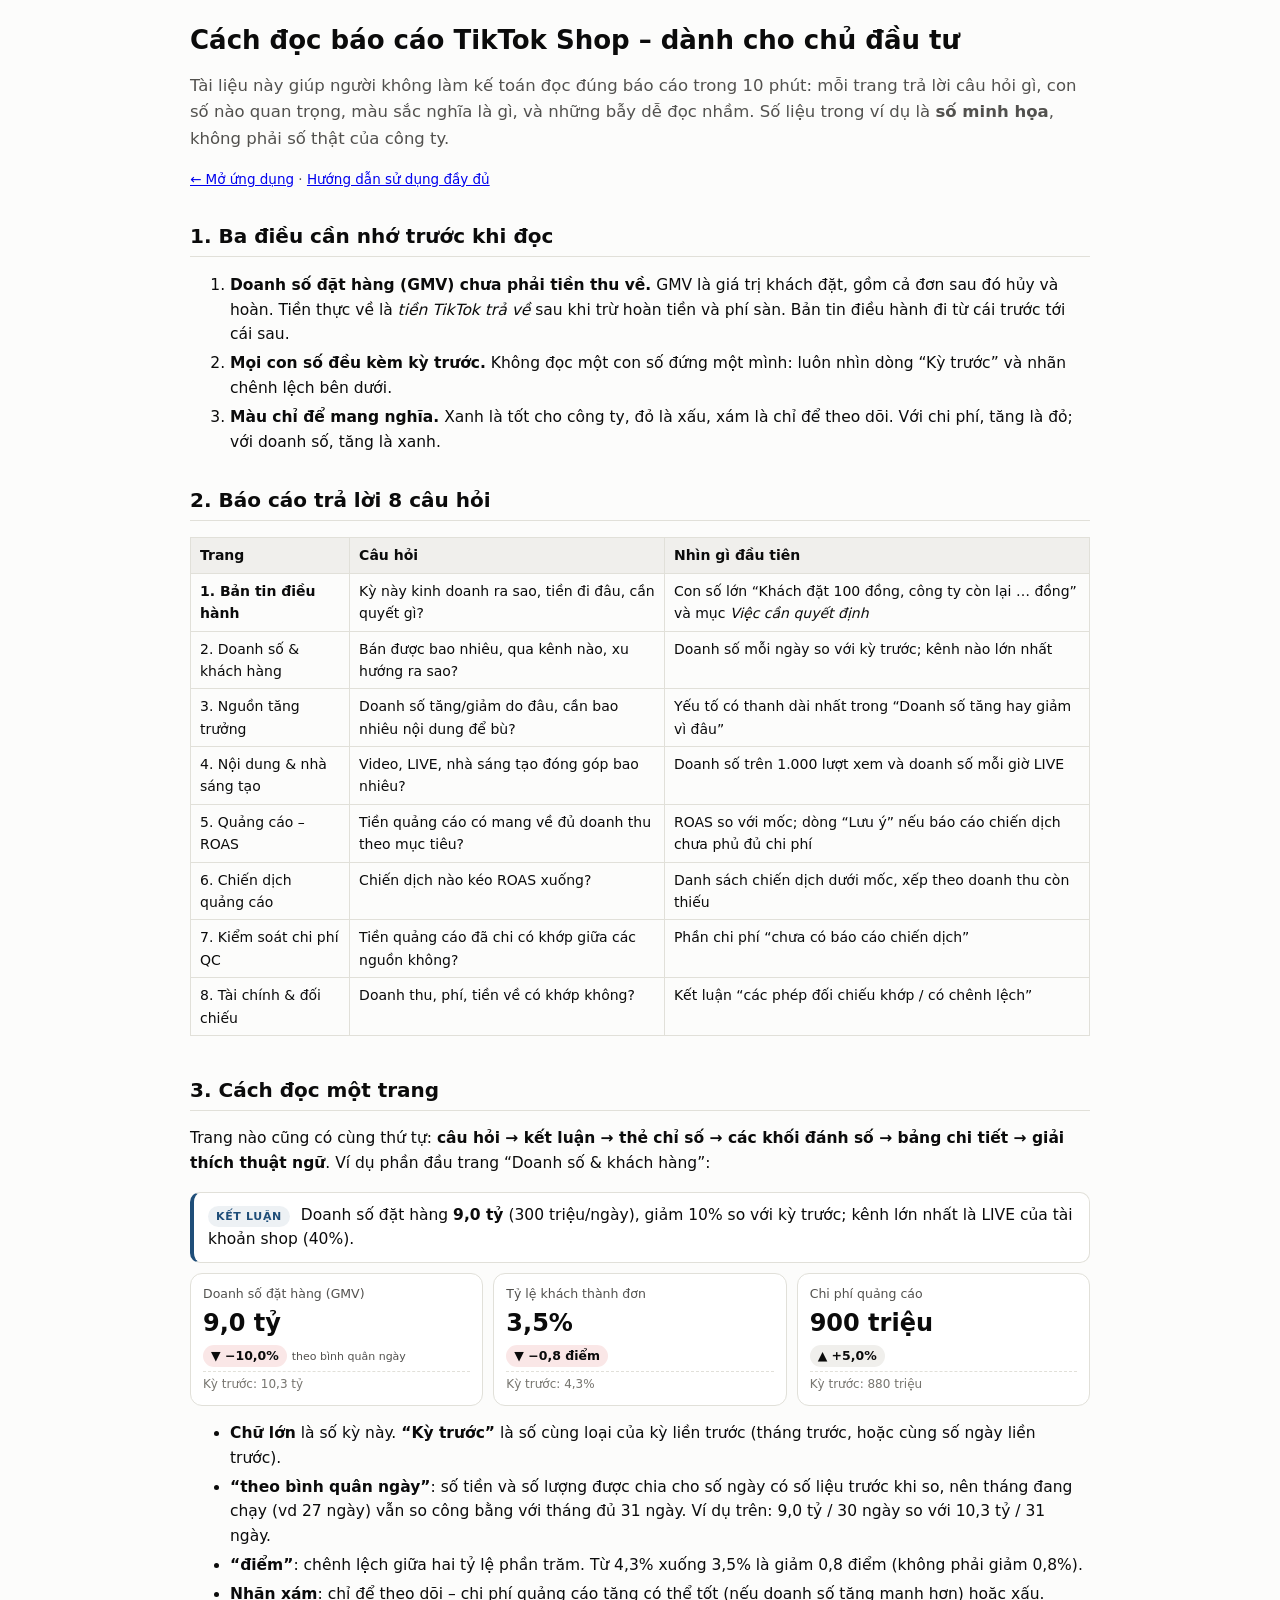
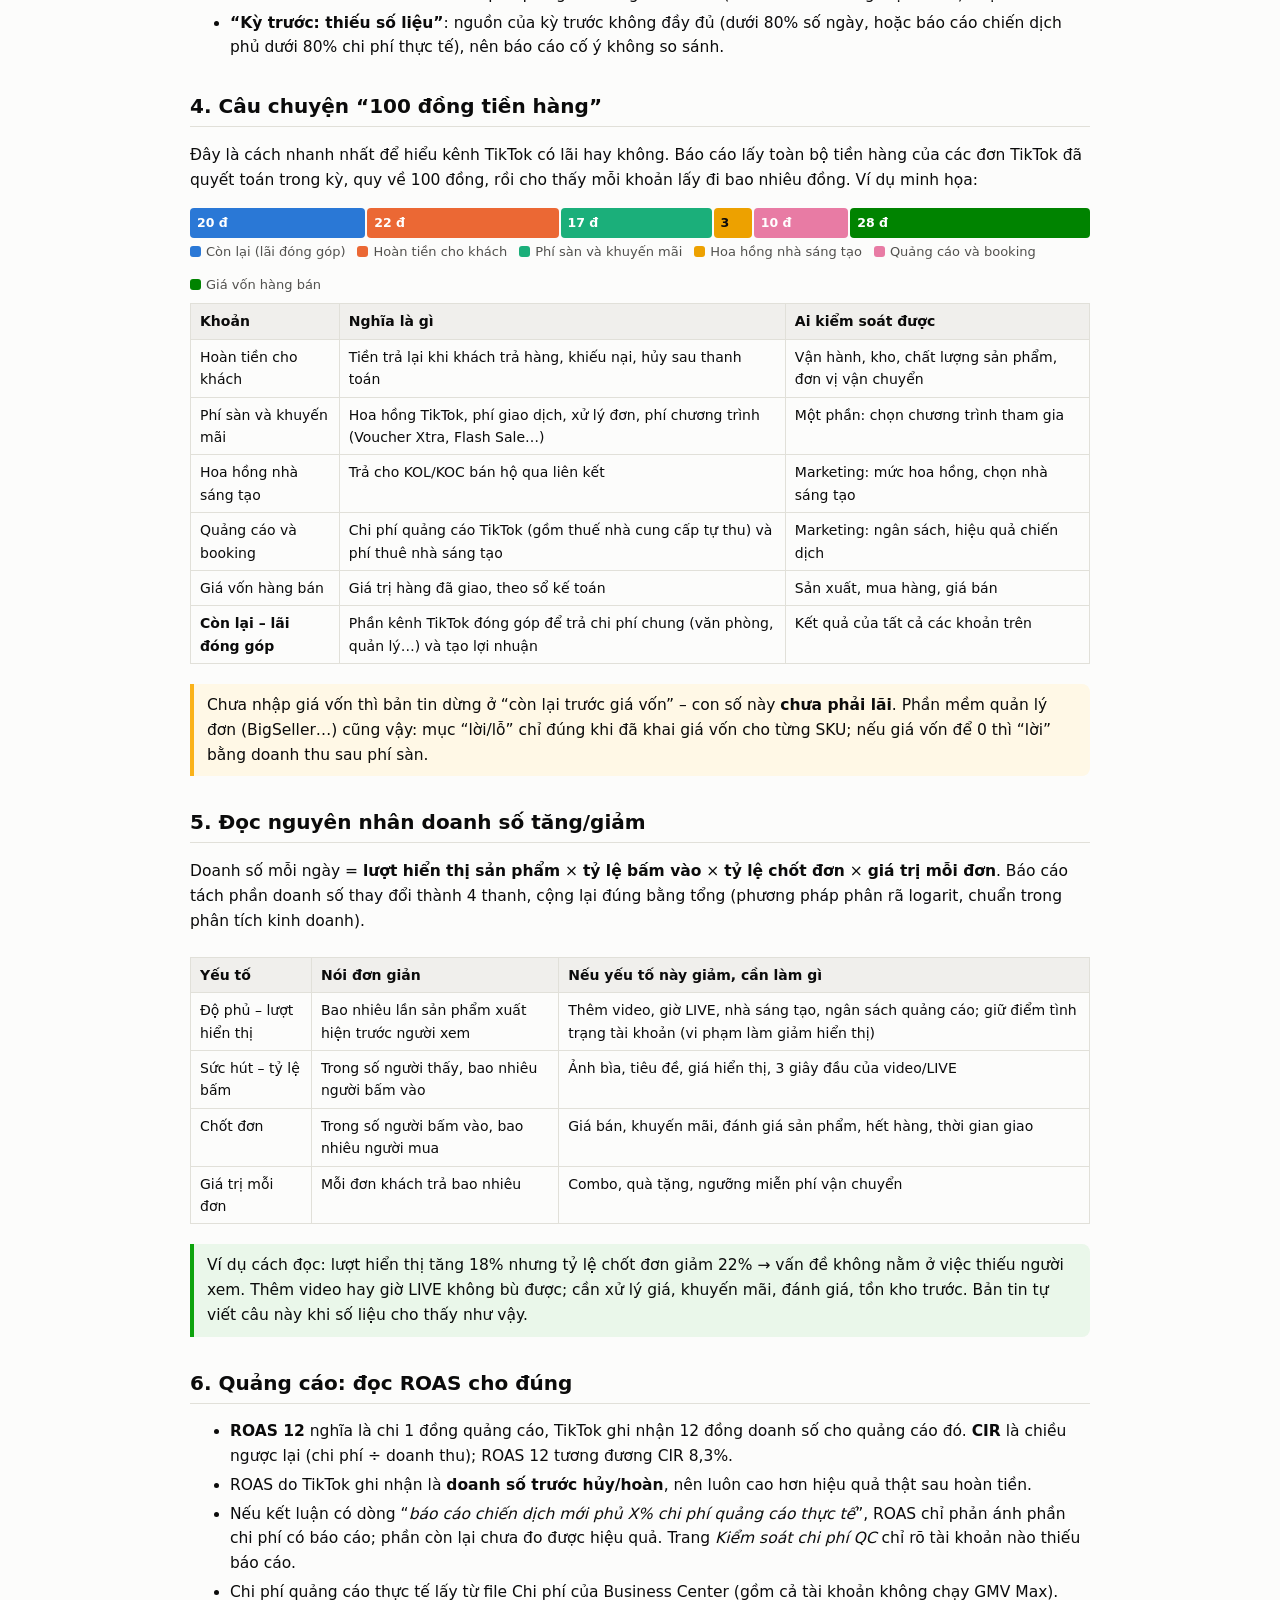
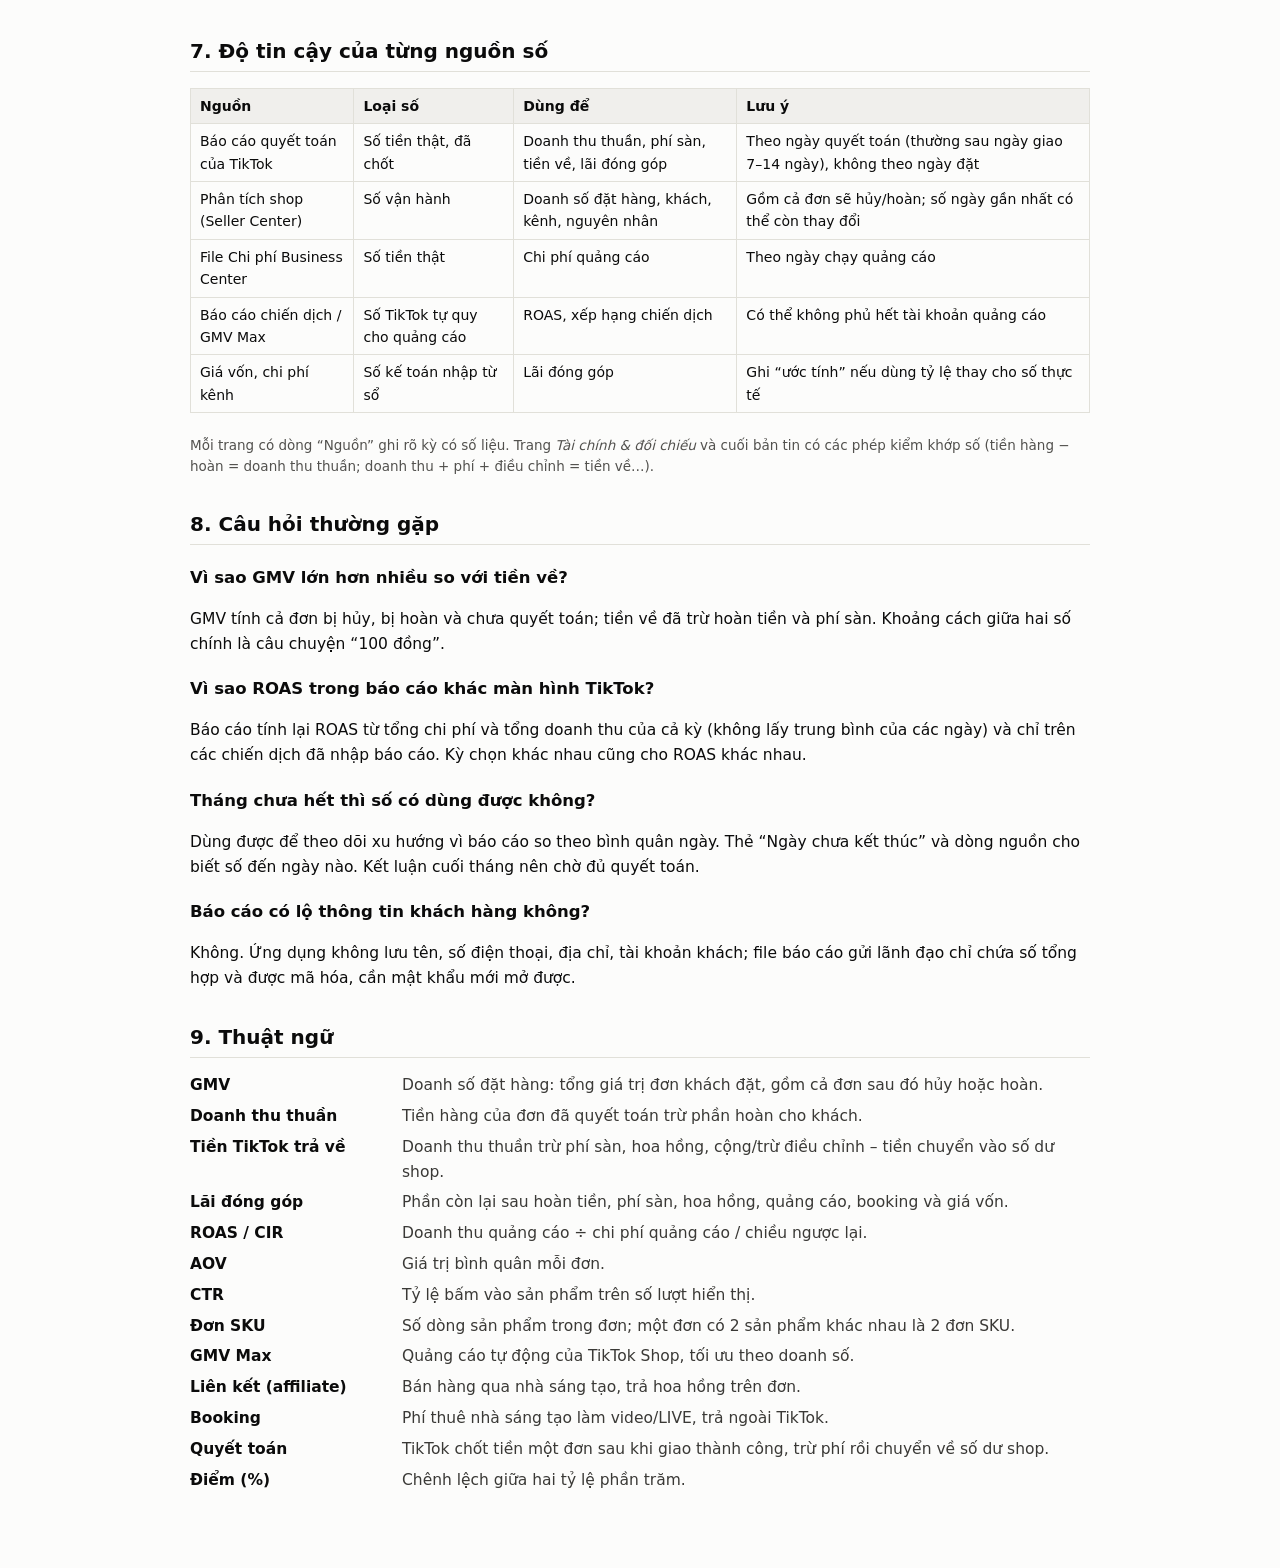
<file: docs/huong_dan_doc_bao_cao.html>
<!DOCTYPE html>
<html lang="vi">
<head>
<meta charset="utf-8"><meta name="viewport" content="width=device-width, initial-scale=1">
<title>Cách đọc báo cáo TikTok Shop – dành cho chủ đầu tư</title>
<style>
body{font-family:system-ui,-apple-system,"Segoe UI",Roboto,Arial,sans-serif;max-width:900px;margin:0 auto;padding:18px 20px 60px;line-height:1.6;color:#0b0b0b;background:#fcfcfb;font-size:15.5px}
h1{font-size:26px;margin:6px 0 4px;line-height:1.25}h2{font-size:20px;margin:30px 0 8px;border-bottom:1px solid #e1e0d9;padding-bottom:4px}h3{font-size:16.5px;margin:20px 0 6px}
.lead{font-size:16.5px;color:#52514e}
table{border-collapse:collapse;width:100%;font-size:14px;margin:8px 0}th,td{border:1px solid #e1e0d9;padding:6px 9px;text-align:left;vertical-align:top}th{background:#f0efec}
td.n{text-align:right;font-variant-numeric:tabular-nums;white-space:nowrap}
.tw{overflow-x:auto}
.box{background:#fff8e6;border-left:4px solid #fab219;padding:9px 13px;margin:12px 0;border-radius:0 8px 8px 0}
.ok{background:#eaf7ea;border-left:4px solid #0ca30c;padding:9px 13px;margin:12px 0;border-radius:0 8px 8px 0}
.msg{background:#fff;border:1px solid #e1e0d9;border-left:4px solid #1f4e79;border-radius:10px;padding:10px 14px;margin:10px 0}
.k{display:inline-block;font-size:11px;font-weight:700;letter-spacing:.06em;text-transform:uppercase;color:#1f4e79;background:rgba(31,78,121,.08);padding:2px 8px;border-radius:999px;margin-right:6px}
.tiles{display:grid;grid-template-columns:repeat(auto-fit,minmax(190px,1fr));gap:10px;margin:10px 0}
.tile{background:#fff;border:1px solid #e1e0d9;border-radius:12px;padding:10px 12px}
.tl{font-size:12.5px;color:#52514e}.tv{font-size:24px;font-weight:650}.tp{font-size:12px;color:#77756f;border-top:1px dashed #e1e0d9;margin-top:4px;padding-top:3px}
.b{display:inline-block;font-size:12.5px;font-weight:600;padding:1px 8px;border-radius:999px}.g{background:rgba(12,163,12,.12)}.r{background:rgba(208,59,59,.12)}.x{background:#f0efec}
.seg{display:flex;gap:2px;height:30px;margin:8px 0 4px}.seg div{border-radius:4px;color:#fff;font-size:12.5px;font-weight:600;display:flex;align-items:center;padding:0 7px;white-space:nowrap;overflow:hidden}
.lg{display:flex;flex-wrap:wrap;gap:12px;font-size:13px;color:#52514e}.lg i{display:inline-block;width:11px;height:11px;border-radius:3px;margin-right:5px;vertical-align:-1px}
.muted{color:#52514e;font-size:13.5px}
dl{display:grid;grid-template-columns:minmax(140px,22%) 1fr;gap:6px 14px}dt{font-weight:650}dd{margin:0;color:#3a3936}
ol li,ul li{margin:4px 0}
@media (max-width:640px){dl{grid-template-columns:1fr}.tv{font-size:20px}}
@media print{body{background:#fff;font-size:13.5px}h2{break-after:avoid}.tiles,.seg,table,.msg{break-inside:avoid}a{color:inherit;text-decoration:none}}
@media (prefers-color-scheme:dark){body{background:#1a1a19;color:#f0efec}th{background:#2c2c2a}th,td{border-color:#383835}.tile,.msg{background:#222;border-color:#383835}.box{background:#3a3014}.ok{background:#16301a}.muted,.lead,.tl,dd{color:#c3c2b7}.x{background:#2c2c2a}}
</style>
</head>
<body>
<h1>Cách đọc báo cáo TikTok Shop – dành cho chủ đầu tư</h1>
<p class="lead">Tài liệu này giúp người không làm kế toán đọc đúng báo cáo trong 10 phút: mỗi trang trả lời câu hỏi gì, con số nào quan trọng, màu sắc nghĩa là gì, và những bẫy dễ đọc nhầm. Số liệu trong ví dụ là <b>số minh họa</b>, không phải số thật của công ty.</p>
<p class="muted"><a href="./">← Mở ứng dụng</a> · <a href="huong_dan.html">Hướng dẫn sử dụng đầy đủ</a></p>

<h2>1. Ba điều cần nhớ trước khi đọc</h2>
<ol>
<li><b>Doanh số đặt hàng (GMV) chưa phải tiền thu về.</b> GMV là giá trị khách đặt, gồm cả đơn sau đó hủy và hoàn. Tiền thực về là <i>tiền TikTok trả về</i> sau khi trừ hoàn tiền và phí sàn. Bản tin điều hành đi từ cái trước tới cái sau.</li>
<li><b>Mọi con số đều kèm kỳ trước.</b> Không đọc một con số đứng một mình: luôn nhìn dòng “Kỳ trước” và nhãn chênh lệch bên dưới.</li>
<li><b>Màu chỉ để mang nghĩa.</b> Xanh là tốt cho công ty, đỏ là xấu, xám là chỉ để theo dõi. Với chi phí, tăng là đỏ; với doanh số, tăng là xanh.</li>
</ol>

<h2>2. Báo cáo trả lời 8 câu hỏi</h2>
<div class="tw"><table>
<tr><th>Trang</th><th>Câu hỏi</th><th>Nhìn gì đầu tiên</th></tr>
<tr><td><b>1. Bản tin điều hành</b></td><td>Kỳ này kinh doanh ra sao, tiền đi đâu, cần quyết gì?</td><td>Con số lớn “Khách đặt 100 đồng, công ty còn lại … đồng” và mục <i>Việc cần quyết định</i></td></tr>
<tr><td>2. Doanh số &amp; khách hàng</td><td>Bán được bao nhiêu, qua kênh nào, xu hướng ra sao?</td><td>Doanh số mỗi ngày so với kỳ trước; kênh nào lớn nhất</td></tr>
<tr><td>3. Nguồn tăng trưởng</td><td>Doanh số tăng/giảm do đâu, cần bao nhiêu nội dung để bù?</td><td>Yếu tố có thanh dài nhất trong “Doanh số tăng hay giảm vì đâu”</td></tr>
<tr><td>4. Nội dung &amp; nhà sáng tạo</td><td>Video, LIVE, nhà sáng tạo đóng góp bao nhiêu?</td><td>Doanh số trên 1.000 lượt xem và doanh số mỗi giờ LIVE</td></tr>
<tr><td>5. Quảng cáo – ROAS</td><td>Tiền quảng cáo có mang về đủ doanh thu theo mục tiêu?</td><td>ROAS so với mốc; dòng “Lưu ý” nếu báo cáo chiến dịch chưa phủ đủ chi phí</td></tr>
<tr><td>6. Chiến dịch quảng cáo</td><td>Chiến dịch nào kéo ROAS xuống?</td><td>Danh sách chiến dịch dưới mốc, xếp theo doanh thu còn thiếu</td></tr>
<tr><td>7. Kiểm soát chi phí QC</td><td>Tiền quảng cáo đã chi có khớp giữa các nguồn không?</td><td>Phần chi phí “chưa có báo cáo chiến dịch”</td></tr>
<tr><td>8. Tài chính &amp; đối chiếu</td><td>Doanh thu, phí, tiền về có khớp không?</td><td>Kết luận “các phép đối chiếu khớp / có chênh lệch”</td></tr>
</table></div>

<h2>3. Cách đọc một trang</h2>
<p>Trang nào cũng có cùng thứ tự: <b>câu hỏi → kết luận → thẻ chỉ số → các khối đánh số → bảng chi tiết → giải thích thuật ngữ</b>. Ví dụ phần đầu trang “Doanh số &amp; khách hàng”:</p>
<div class="msg"><span class="k">Kết luận</span> Doanh số đặt hàng <b>9,0 tỷ</b> (300 triệu/ngày), giảm 10% so với kỳ trước; kênh lớn nhất là LIVE của tài khoản shop (40%).</div>
<div class="tiles">
<div class="tile"><div class="tl">Doanh số đặt hàng (GMV)</div><div class="tv">9,0 tỷ</div><span class="b r">▼ −10,0%</span> <span class="muted" style="font-size:11px">theo bình quân ngày</span><div class="tp">Kỳ trước: 10,3 tỷ</div></div>
<div class="tile"><div class="tl">Tỷ lệ khách thành đơn</div><div class="tv">3,5%</div><span class="b r">▼ −0,8 điểm</span><div class="tp">Kỳ trước: 4,3%</div></div>
<div class="tile"><div class="tl">Chi phí quảng cáo</div><div class="tv">900 triệu</div><span class="b x">▲ +5,0%</span><div class="tp">Kỳ trước: 880 triệu</div></div>
</div>
<ul>
<li><b>Chữ lớn</b> là số kỳ này. <b>“Kỳ trước”</b> là số cùng loại của kỳ liền trước (tháng trước, hoặc cùng số ngày liền trước).</li>
<li><b>“theo bình quân ngày”</b>: số tiền và số lượng được chia cho số ngày có số liệu trước khi so, nên tháng đang chạy (vd 27 ngày) vẫn so công bằng với tháng đủ 31 ngày. Ví dụ trên: 9,0 tỷ / 30 ngày so với 10,3 tỷ / 31 ngày.</li>
<li><b>“điểm”</b>: chênh lệch giữa hai tỷ lệ phần trăm. Từ 4,3% xuống 3,5% là giảm 0,8 điểm (không phải giảm 0,8%).</li>
<li><b>Nhãn xám</b>: chỉ để theo dõi – chi phí quảng cáo tăng có thể tốt (nếu doanh số tăng mạnh hơn) hoặc xấu.</li>
<li><b>“Kỳ trước: thiếu số liệu”</b>: nguồn của kỳ trước không đầy đủ (dưới 80% số ngày, hoặc báo cáo chiến dịch phủ dưới 80% chi phí thực tế), nên báo cáo cố ý không so sánh.</li>
</ul>

<h2>4. Câu chuyện “100 đồng tiền hàng”</h2>
<p>Đây là cách nhanh nhất để hiểu kênh TikTok có lãi hay không. Báo cáo lấy toàn bộ tiền hàng của các đơn TikTok đã quyết toán trong kỳ, quy về 100 đồng, rồi cho thấy mỗi khoản lấy đi bao nhiêu đồng. Ví dụ minh họa:</p>
<div class="seg" role="img" aria-label="Ví dụ: còn lại 20 đồng, hoàn tiền 22, phí sàn 17, hoa hồng 3, quảng cáo 10, giá vốn 28">
<div style="flex:20;background:#2a78d6">20 đ</div><div style="flex:22;background:#eb6834">22 đ</div><div style="flex:17;background:#1baf7a">17 đ</div><div style="flex:3;background:#eda100;color:#0b0b0b">3</div><div style="flex:10;background:#e87ba4">10 đ</div><div style="flex:28;background:#008300">28 đ</div>
</div>
<div class="lg"><span><i style="background:#2a78d6"></i>Còn lại (lãi đóng góp)</span><span><i style="background:#eb6834"></i>Hoàn tiền cho khách</span><span><i style="background:#1baf7a"></i>Phí sàn và khuyến mãi</span><span><i style="background:#eda100"></i>Hoa hồng nhà sáng tạo</span><span><i style="background:#e87ba4"></i>Quảng cáo và booking</span><span><i style="background:#008300"></i>Giá vốn hàng bán</span></div>
<div class="tw"><table>
<tr><th>Khoản</th><th>Nghĩa là gì</th><th>Ai kiểm soát được</th></tr>
<tr><td>Hoàn tiền cho khách</td><td>Tiền trả lại khi khách trả hàng, khiếu nại, hủy sau thanh toán</td><td>Vận hành, kho, chất lượng sản phẩm, đơn vị vận chuyển</td></tr>
<tr><td>Phí sàn và khuyến mãi</td><td>Hoa hồng TikTok, phí giao dịch, xử lý đơn, phí chương trình (Voucher Xtra, Flash Sale…)</td><td>Một phần: chọn chương trình tham gia</td></tr>
<tr><td>Hoa hồng nhà sáng tạo</td><td>Trả cho KOL/KOC bán hộ qua liên kết</td><td>Marketing: mức hoa hồng, chọn nhà sáng tạo</td></tr>
<tr><td>Quảng cáo và booking</td><td>Chi phí quảng cáo TikTok (gồm thuế nhà cung cấp tự thu) và phí thuê nhà sáng tạo</td><td>Marketing: ngân sách, hiệu quả chiến dịch</td></tr>
<tr><td>Giá vốn hàng bán</td><td>Giá trị hàng đã giao, theo sổ kế toán</td><td>Sản xuất, mua hàng, giá bán</td></tr>
<tr><td><b>Còn lại – lãi đóng góp</b></td><td>Phần kênh TikTok đóng góp để trả chi phí chung (văn phòng, quản lý…) và tạo lợi nhuận</td><td>Kết quả của tất cả các khoản trên</td></tr>
</table></div>
<div class="box">Chưa nhập giá vốn thì bản tin dừng ở “còn lại trước giá vốn” – con số này <b>chưa phải lãi</b>. Phần mềm quản lý đơn (BigSeller…) cũng vậy: mục “lời/lỗ” chỉ đúng khi đã khai giá vốn cho từng SKU; nếu giá vốn để 0 thì “lời” bằng doanh thu sau phí sàn.</div>

<h2>5. Đọc nguyên nhân doanh số tăng/giảm</h2>
<p>Doanh số mỗi ngày = <b>lượt hiển thị sản phẩm</b> × <b>tỷ lệ bấm vào</b> × <b>tỷ lệ chốt đơn</b> × <b>giá trị mỗi đơn</b>. Báo cáo tách phần doanh số thay đổi thành 4 thanh, cộng lại đúng bằng tổng (phương pháp phân rã logarit, chuẩn trong phân tích kinh doanh).</p>
<div class="tw"><table>
<tr><th>Yếu tố</th><th>Nói đơn giản</th><th>Nếu yếu tố này giảm, cần làm gì</th></tr>
<tr><td>Độ phủ – lượt hiển thị</td><td>Bao nhiêu lần sản phẩm xuất hiện trước người xem</td><td>Thêm video, giờ LIVE, nhà sáng tạo, ngân sách quảng cáo; giữ điểm tình trạng tài khoản (vi phạm làm giảm hiển thị)</td></tr>
<tr><td>Sức hút – tỷ lệ bấm</td><td>Trong số người thấy, bao nhiêu người bấm vào</td><td>Ảnh bìa, tiêu đề, giá hiển thị, 3 giây đầu của video/LIVE</td></tr>
<tr><td>Chốt đơn</td><td>Trong số người bấm vào, bao nhiêu người mua</td><td>Giá bán, khuyến mãi, đánh giá sản phẩm, hết hàng, thời gian giao</td></tr>
<tr><td>Giá trị mỗi đơn</td><td>Mỗi đơn khách trả bao nhiêu</td><td>Combo, quà tặng, ngưỡng miễn phí vận chuyển</td></tr>
</table></div>
<div class="ok">Ví dụ cách đọc: lượt hiển thị tăng 18% nhưng tỷ lệ chốt đơn giảm 22% → vấn đề không nằm ở việc thiếu người xem. Thêm video hay giờ LIVE không bù được; cần xử lý giá, khuyến mãi, đánh giá, tồn kho trước. Bản tin tự viết câu này khi số liệu cho thấy như vậy.</div>

<h2>6. Quảng cáo: đọc ROAS cho đúng</h2>
<ul>
<li><b>ROAS 12</b> nghĩa là chi 1 đồng quảng cáo, TikTok ghi nhận 12 đồng doanh số cho quảng cáo đó. <b>CIR</b> là chiều ngược lại (chi phí ÷ doanh thu); ROAS 12 tương đương CIR 8,3%.</li>
<li>ROAS do TikTok ghi nhận là <b>doanh số trước hủy/hoàn</b>, nên luôn cao hơn hiệu quả thật sau hoàn tiền.</li>
<li>Nếu kết luận có dòng “<i>báo cáo chiến dịch mới phủ X% chi phí quảng cáo thực tế</i>”, ROAS chỉ phản ánh phần chi phí có báo cáo; phần còn lại chưa đo được hiệu quả. Trang <i>Kiểm soát chi phí QC</i> chỉ rõ tài khoản nào thiếu báo cáo.</li>
<li>Chi phí quảng cáo thực tế lấy từ file Chi phí của Business Center (gồm cả tài khoản không chạy GMV Max).</li>
</ul>

<h2>7. Độ tin cậy của từng nguồn số</h2>
<div class="tw"><table>
<tr><th>Nguồn</th><th>Loại số</th><th>Dùng để</th><th>Lưu ý</th></tr>
<tr><td>Báo cáo quyết toán của TikTok</td><td>Số tiền thật, đã chốt</td><td>Doanh thu thuần, phí sàn, tiền về, lãi đóng góp</td><td>Theo ngày quyết toán (thường sau ngày giao 7–14 ngày), không theo ngày đặt</td></tr>
<tr><td>Phân tích shop (Seller Center)</td><td>Số vận hành</td><td>Doanh số đặt hàng, khách, kênh, nguyên nhân</td><td>Gồm cả đơn sẽ hủy/hoàn; số ngày gần nhất có thể còn thay đổi</td></tr>
<tr><td>File Chi phí Business Center</td><td>Số tiền thật</td><td>Chi phí quảng cáo</td><td>Theo ngày chạy quảng cáo</td></tr>
<tr><td>Báo cáo chiến dịch / GMV Max</td><td>Số TikTok tự quy cho quảng cáo</td><td>ROAS, xếp hạng chiến dịch</td><td>Có thể không phủ hết tài khoản quảng cáo</td></tr>
<tr><td>Giá vốn, chi phí kênh</td><td>Số kế toán nhập từ sổ</td><td>Lãi đóng góp</td><td>Ghi “ước tính” nếu dùng tỷ lệ thay cho số thực tế</td></tr>
</table></div>
<p class="muted">Mỗi trang có dòng “Nguồn” ghi rõ kỳ có số liệu. Trang <i>Tài chính &amp; đối chiếu</i> và cuối bản tin có các phép kiểm khớp số (tiền hàng − hoàn = doanh thu thuần; doanh thu + phí + điều chỉnh = tiền về…).</p>

<h2>8. Câu hỏi thường gặp</h2>
<h3>Vì sao GMV lớn hơn nhiều so với tiền về?</h3>
<p>GMV tính cả đơn bị hủy, bị hoàn và chưa quyết toán; tiền về đã trừ hoàn tiền và phí sàn. Khoảng cách giữa hai số chính là câu chuyện “100 đồng”.</p>
<h3>Vì sao ROAS trong báo cáo khác màn hình TikTok?</h3>
<p>Báo cáo tính lại ROAS từ tổng chi phí và tổng doanh thu của cả kỳ (không lấy trung bình của các ngày) và chỉ trên các chiến dịch đã nhập báo cáo. Kỳ chọn khác nhau cũng cho ROAS khác nhau.</p>
<h3>Tháng chưa hết thì số có dùng được không?</h3>
<p>Dùng được để theo dõi xu hướng vì báo cáo so theo bình quân ngày. Thẻ “Ngày chưa kết thúc” và dòng nguồn cho biết số đến ngày nào. Kết luận cuối tháng nên chờ đủ quyết toán.</p>
<h3>Báo cáo có lộ thông tin khách hàng không?</h3>
<p>Không. Ứng dụng không lưu tên, số điện thoại, địa chỉ, tài khoản khách; file báo cáo gửi lãnh đạo chỉ chứa số tổng hợp và được mã hóa, cần mật khẩu mới mở được.</p>

<h2>9. Thuật ngữ</h2>
<dl>
<dt>GMV</dt><dd>Doanh số đặt hàng: tổng giá trị đơn khách đặt, gồm cả đơn sau đó hủy hoặc hoàn.</dd>
<dt>Doanh thu thuần</dt><dd>Tiền hàng của đơn đã quyết toán trừ phần hoàn cho khách.</dd>
<dt>Tiền TikTok trả về</dt><dd>Doanh thu thuần trừ phí sàn, hoa hồng, cộng/trừ điều chỉnh – tiền chuyển vào số dư shop.</dd>
<dt>Lãi đóng góp</dt><dd>Phần còn lại sau hoàn tiền, phí sàn, hoa hồng, quảng cáo, booking và giá vốn.</dd>
<dt>ROAS / CIR</dt><dd>Doanh thu quảng cáo ÷ chi phí quảng cáo / chiều ngược lại.</dd>
<dt>AOV</dt><dd>Giá trị bình quân mỗi đơn.</dd>
<dt>CTR</dt><dd>Tỷ lệ bấm vào sản phẩm trên số lượt hiển thị.</dd>
<dt>Đơn SKU</dt><dd>Số dòng sản phẩm trong đơn; một đơn có 2 sản phẩm khác nhau là 2 đơn SKU.</dd>
<dt>GMV Max</dt><dd>Quảng cáo tự động của TikTok Shop, tối ưu theo doanh số.</dd>
<dt>Liên kết (affiliate)</dt><dd>Bán hàng qua nhà sáng tạo, trả hoa hồng trên đơn.</dd>
<dt>Booking</dt><dd>Phí thuê nhà sáng tạo làm video/LIVE, trả ngoài TikTok.</dd>
<dt>Quyết toán</dt><dd>TikTok chốt tiền một đơn sau khi giao thành công, trừ phí rồi chuyển về số dư shop.</dd>
<dt>Điểm (%)</dt><dd>Chênh lệch giữa hai tỷ lệ phần trăm.</dd>
</dl>
</body>
</html>
</file>
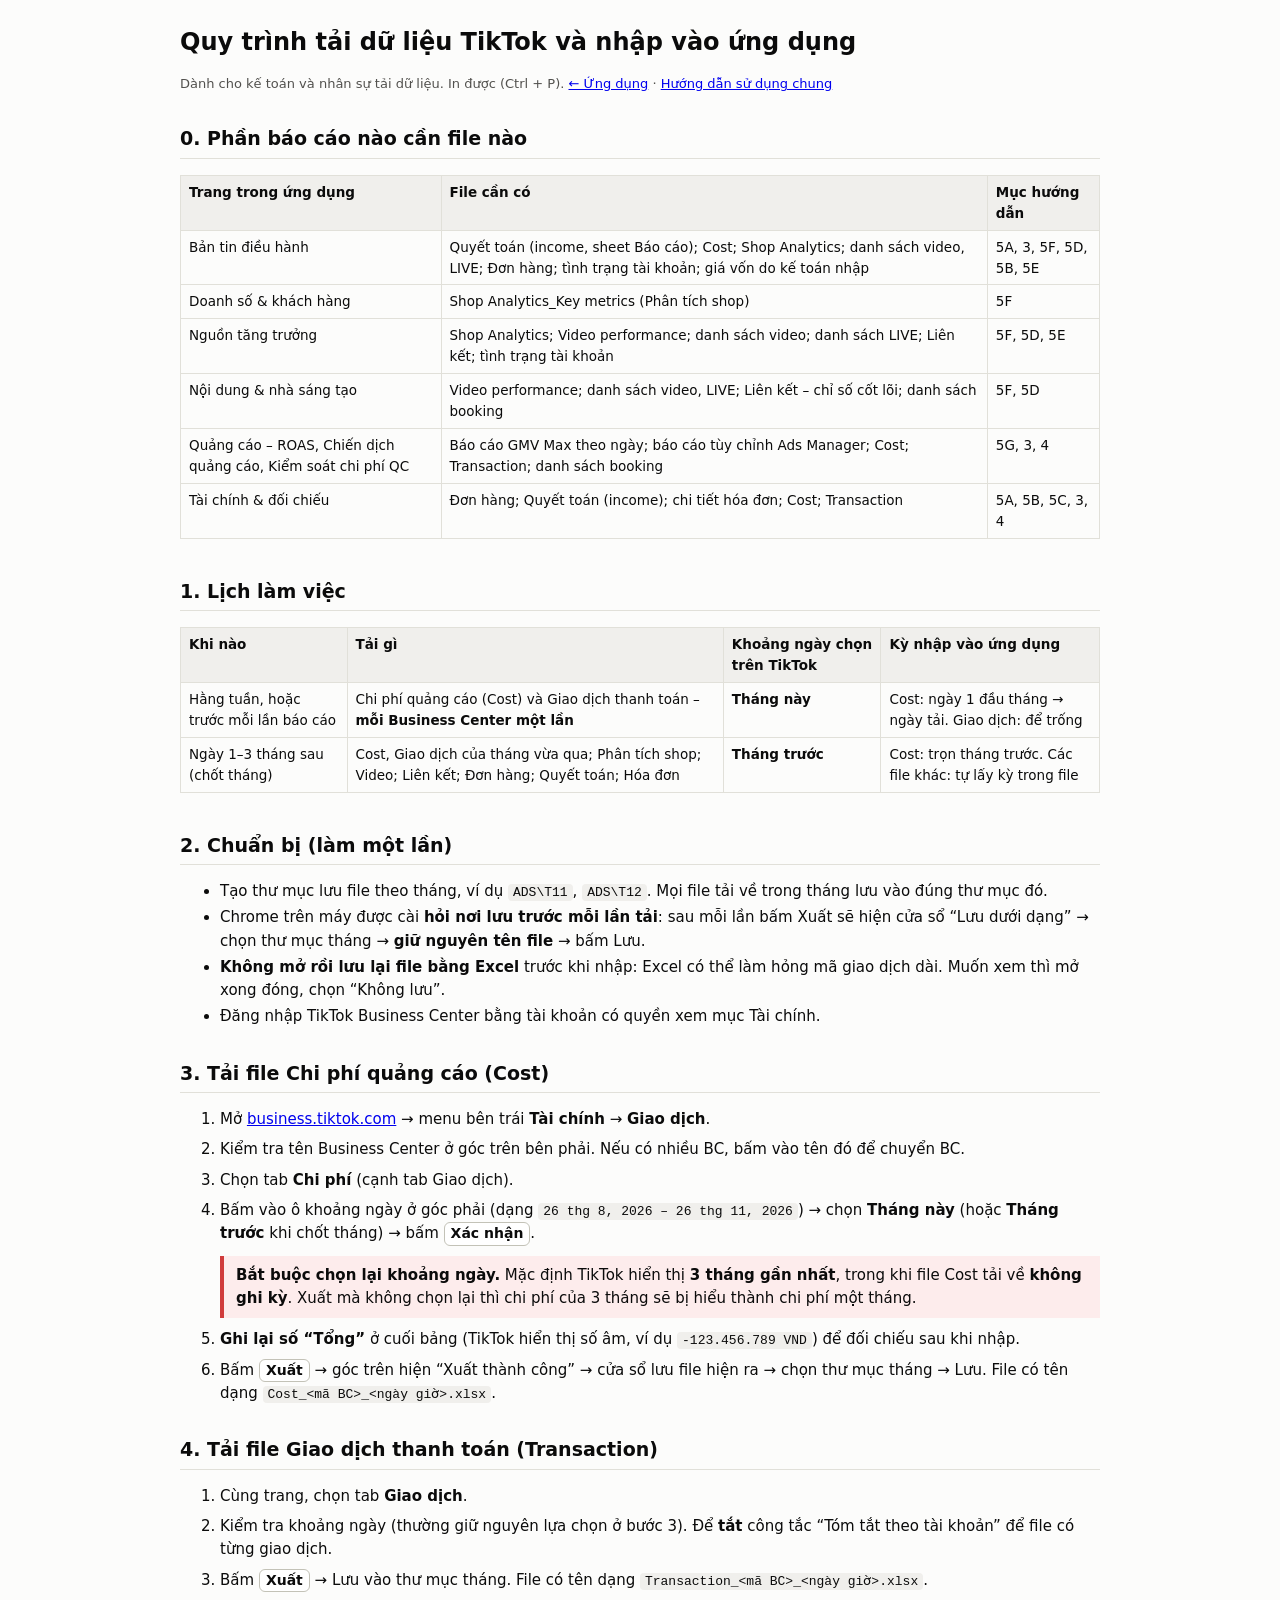
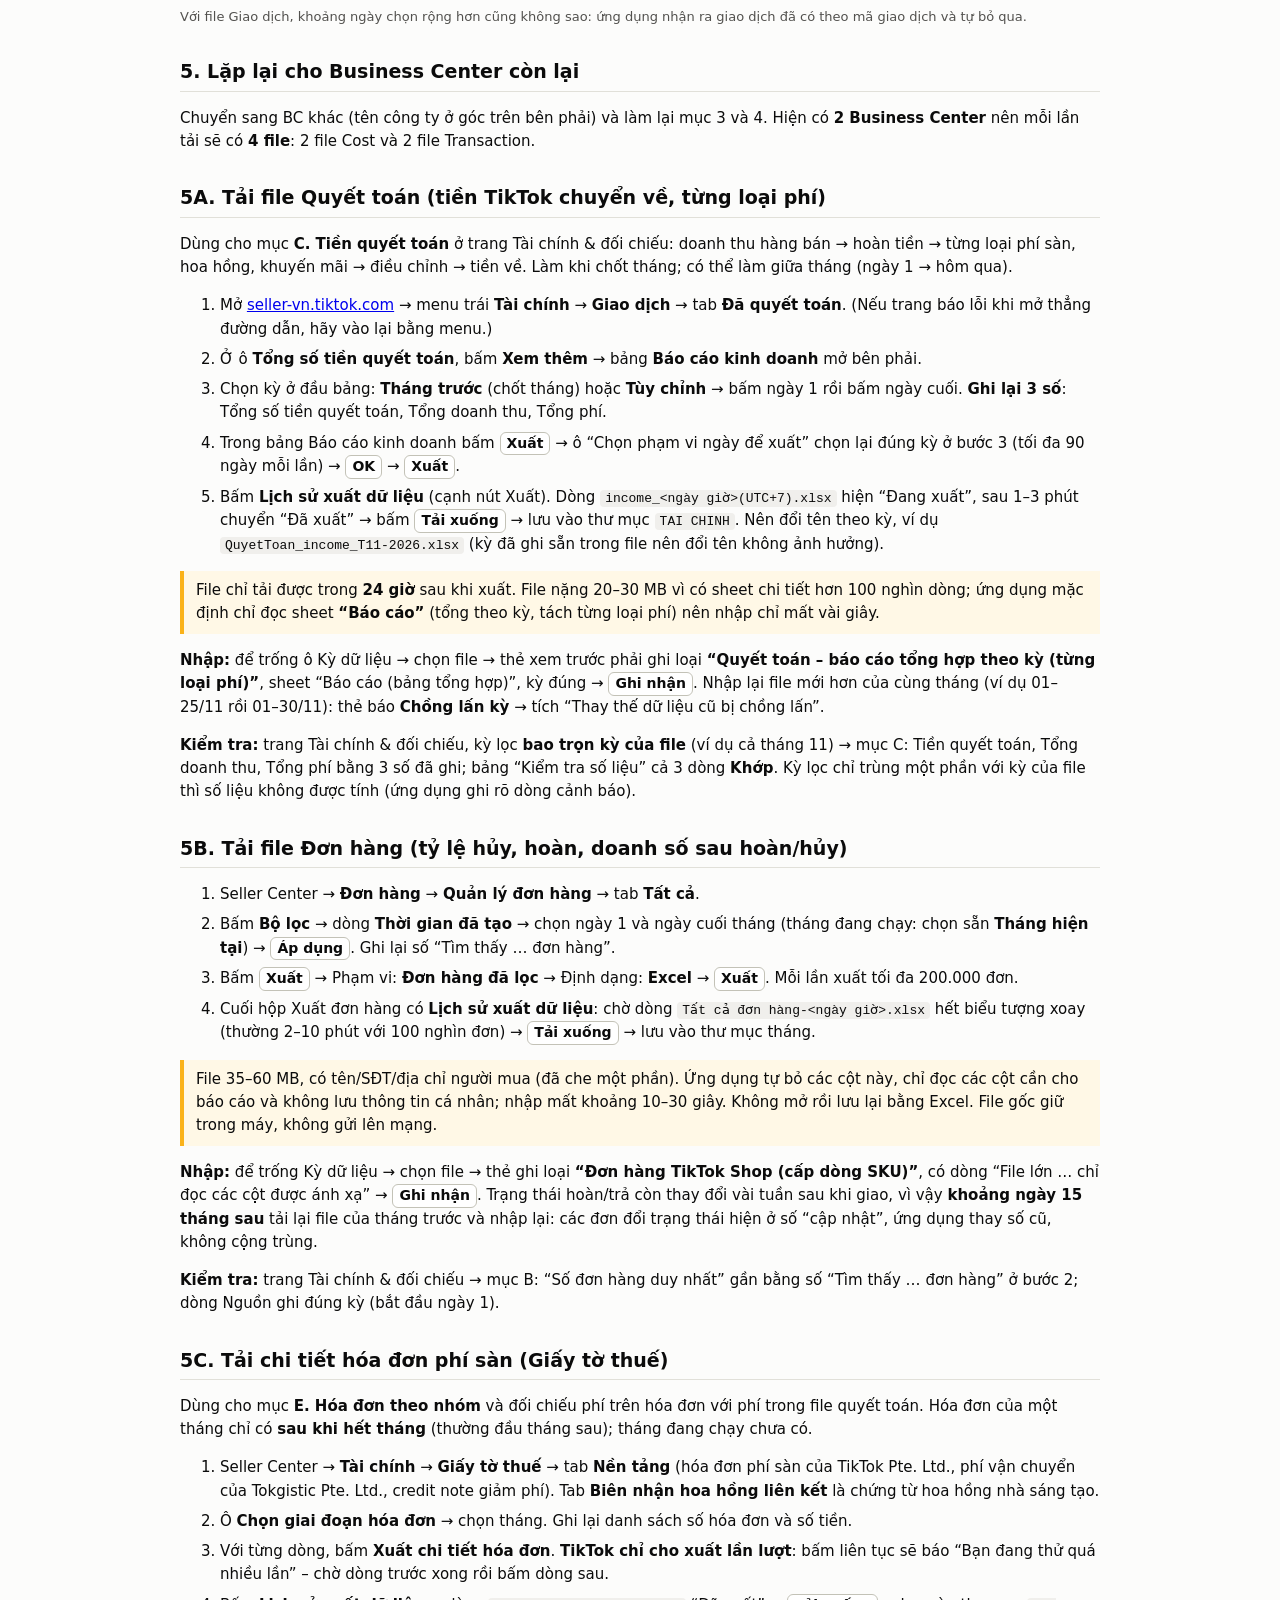
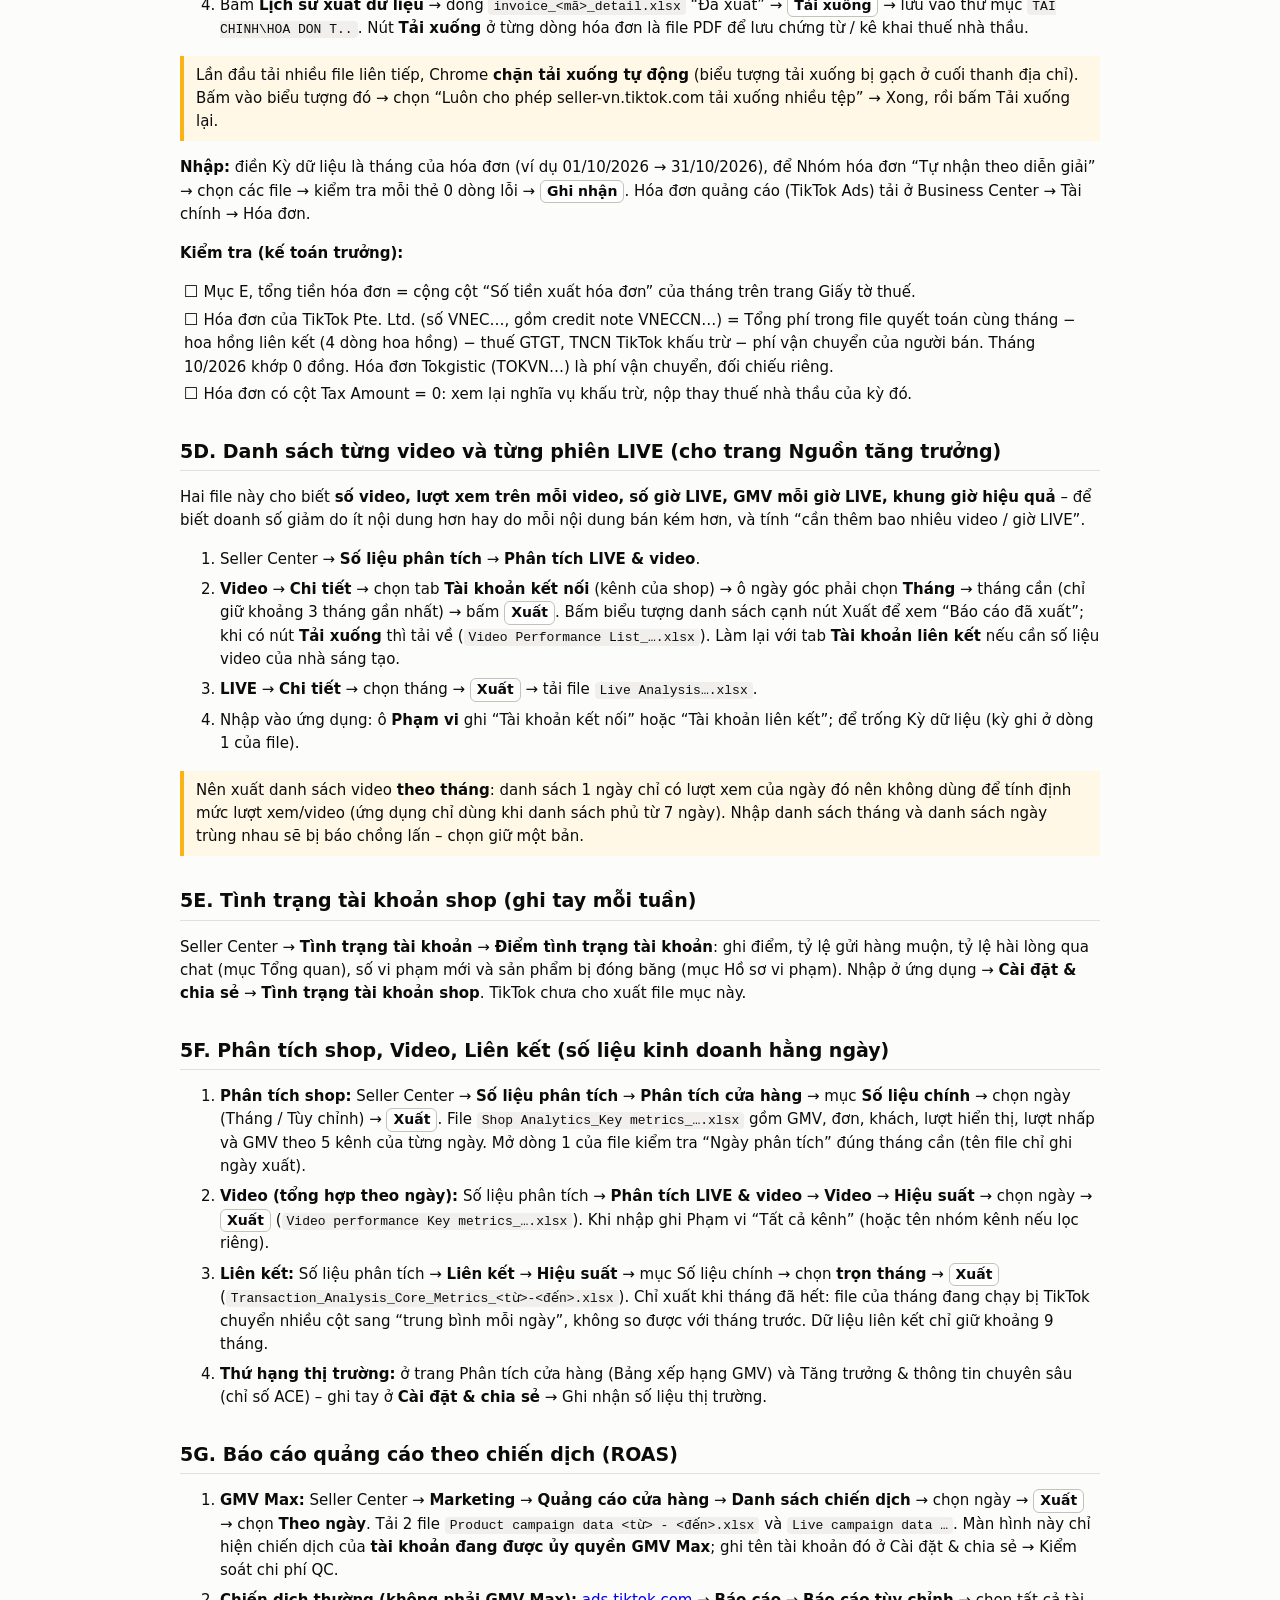
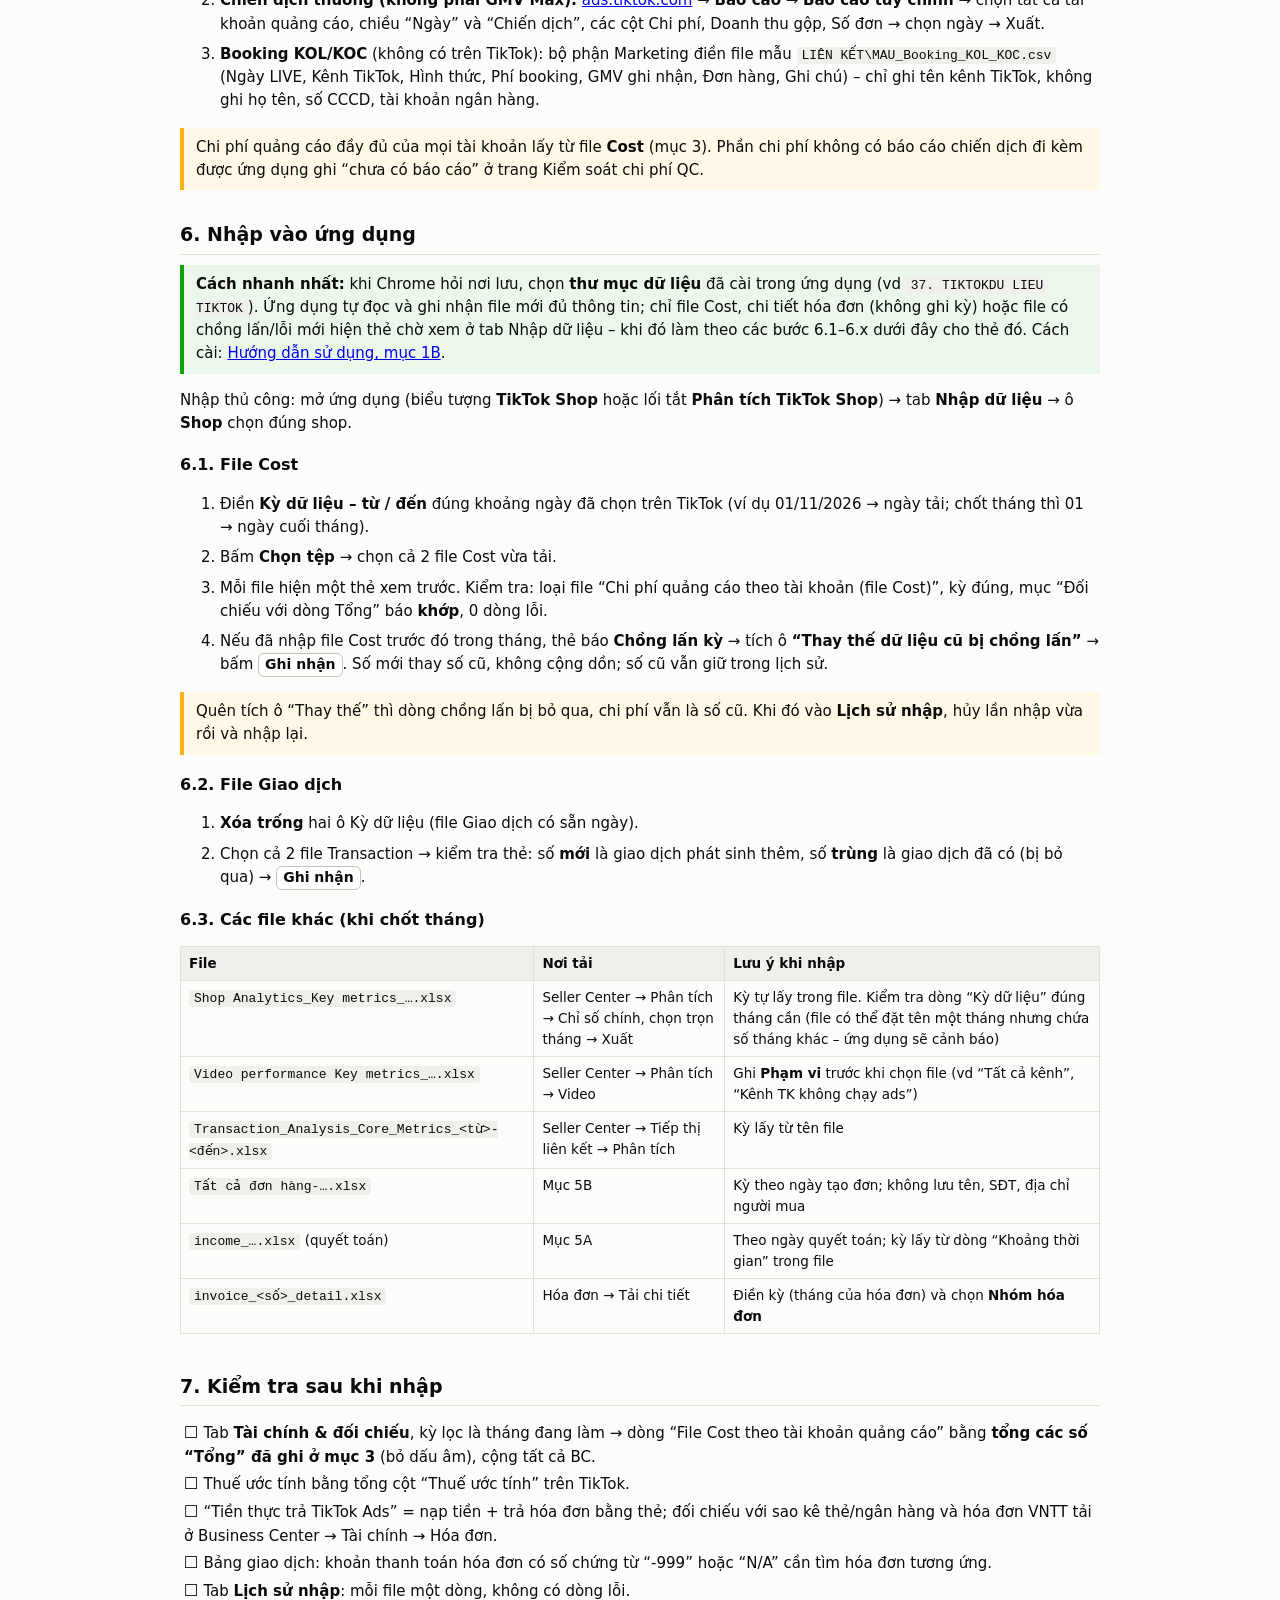
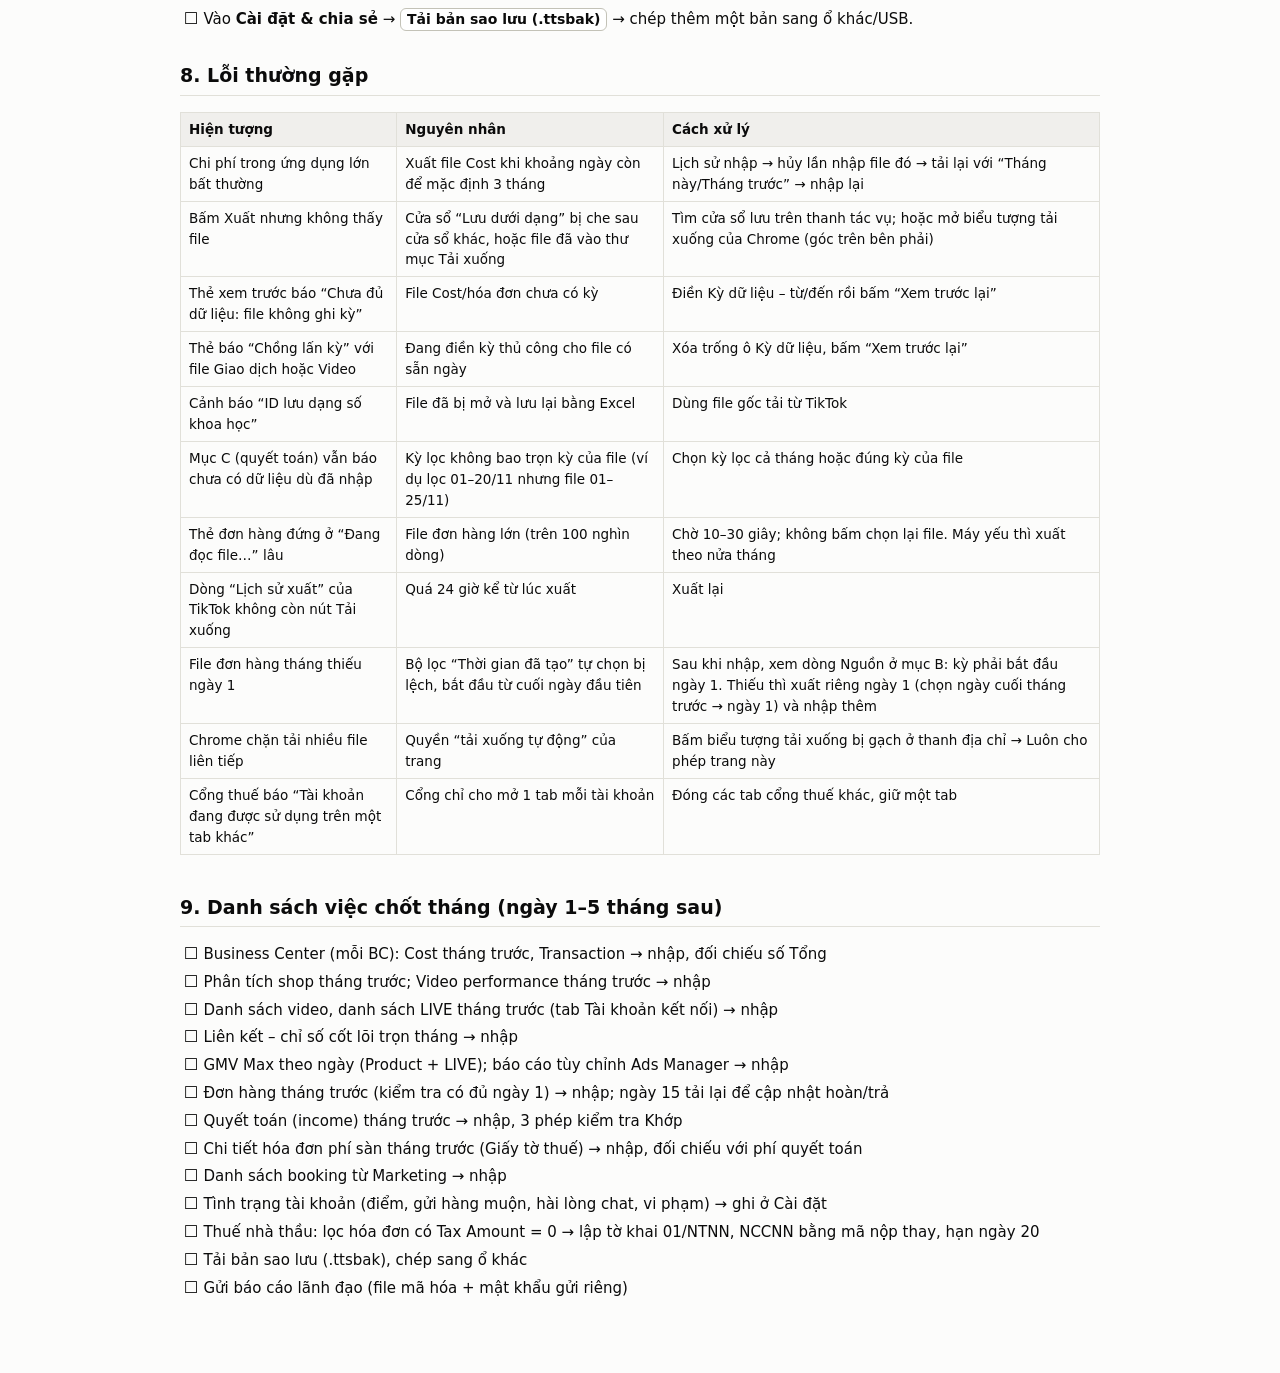
<file: docs/huong_dan_xuat_du_lieu.html>
<!DOCTYPE html>
<html lang="vi">
<head>
<meta charset="utf-8"><meta name="viewport" content="width=device-width, initial-scale=1">
<title>Quy trình tải dữ liệu TikTok và nhập vào ứng dụng</title>
<style>
body{font-family:system-ui,-apple-system,"Segoe UI",Roboto,Arial,sans-serif;max-width:920px;margin:0 auto;padding:16px 18px 60px;line-height:1.55;color:#0b0b0b;background:#fcfcfb;font-size:15px}
h1{font-size:24px;margin:8px 0 4px}h2{font-size:19px;margin:30px 0 8px;border-bottom:1px solid #e1e0d9;padding-bottom:4px}h3{font-size:16px;margin:18px 0 6px}
code,kbd{background:#f0efec;border-radius:4px;padding:1px 5px;font-size:13px}
b.btn{display:inline-block;border:1px solid #c3c2b7;border-radius:6px;padding:0 6px;background:#fff;font-weight:600;font-size:14px}
table{border-collapse:collapse;width:100%;font-size:13.5px;margin:8px 0}th,td{border:1px solid #e1e0d9;padding:6px 8px;text-align:left;vertical-align:top}th{background:#f0efec}
.tw{overflow-x:auto}
.box{background:#fff8e6;border-left:4px solid #fab219;padding:8px 12px;margin:10px 0}.ok{background:#eaf7ea;border-left:4px solid #0ca30c;padding:8px 12px;margin:10px 0}
.bad{background:#fdecec;border-left:4px solid #d03b3b;padding:8px 12px;margin:10px 0}
ol.steps>li{margin:7px 0}ol li,ul li{margin:3px 0}.muted{color:#52514e;font-size:13px}
.check{list-style:none;padding-left:4px}.check li::before{content:"☐ ";font-size:16px}
@media print{body{max-width:none;padding:0;font-size:13px}h2{break-after:avoid}table,.box,.ok,.bad{break-inside:avoid}a{color:inherit;text-decoration:none}}
@media (prefers-color-scheme:dark){body{background:#1a1a19;color:#f0efec}th{background:#2c2c2a}th,td{border-color:#383835}code,kbd{background:#2c2c2a}b.btn{background:#2c2c2a;border-color:#52514e}.box{background:#3a3014}.ok{background:#16301a}.bad{background:#3a1a1a}.muted{color:#c3c2b7}}
</style>
</head>
<body>
<h1>Quy trình tải dữ liệu TikTok và nhập vào ứng dụng</h1>
<p class="muted">Dành cho kế toán và nhân sự tải dữ liệu. In được (Ctrl + P). <a href="./">← Ứng dụng</a> · <a href="huong_dan.html">Hướng dẫn sử dụng chung</a></p>

<h2>0. Phần báo cáo nào cần file nào</h2>
<div class="tw"><table>
<tr><th>Trang trong ứng dụng</th><th>File cần có</th><th>Mục hướng dẫn</th></tr>
<tr><td>Bản tin điều hành</td><td>Quyết toán (income, sheet Báo cáo); Cost; Shop Analytics; danh sách video, LIVE; Đơn hàng; tình trạng tài khoản; giá vốn do kế toán nhập</td><td>5A, 3, 5F, 5D, 5B, 5E</td></tr>
<tr><td>Doanh số &amp; khách hàng</td><td>Shop Analytics_Key metrics (Phân tích shop)</td><td>5F</td></tr>
<tr><td>Nguồn tăng trưởng</td><td>Shop Analytics; Video performance; danh sách video; danh sách LIVE; Liên kết; tình trạng tài khoản</td><td>5F, 5D, 5E</td></tr>
<tr><td>Nội dung &amp; nhà sáng tạo</td><td>Video performance; danh sách video, LIVE; Liên kết – chỉ số cốt lõi; danh sách booking</td><td>5F, 5D</td></tr>
<tr><td>Quảng cáo – ROAS, Chiến dịch quảng cáo, Kiểm soát chi phí QC</td><td>Báo cáo GMV Max theo ngày; báo cáo tùy chỉnh Ads Manager; Cost; Transaction; danh sách booking</td><td>5G, 3, 4</td></tr>
<tr><td>Tài chính &amp; đối chiếu</td><td>Đơn hàng; Quyết toán (income); chi tiết hóa đơn; Cost; Transaction</td><td>5A, 5B, 5C, 3, 4</td></tr>
</table></div>

<h2>1. Lịch làm việc</h2>
<div class="tw"><table>
<tr><th>Khi nào</th><th>Tải gì</th><th>Khoảng ngày chọn trên TikTok</th><th>Kỳ nhập vào ứng dụng</th></tr>
<tr><td>Hằng tuần, hoặc trước mỗi lần báo cáo</td><td>Chi phí quảng cáo (Cost) và Giao dịch thanh toán – <b>mỗi Business Center một lần</b></td><td><b>Tháng này</b></td><td>Cost: ngày 1 đầu tháng → ngày tải. Giao dịch: để trống</td></tr>
<tr><td>Ngày 1–3 tháng sau (chốt tháng)</td><td>Cost, Giao dịch của tháng vừa qua; Phân tích shop; Video; Liên kết; Đơn hàng; Quyết toán; Hóa đơn</td><td><b>Tháng trước</b></td><td>Cost: trọn tháng trước. Các file khác: tự lấy kỳ trong file</td></tr>
</table></div>

<h2>2. Chuẩn bị (làm một lần)</h2>
<ul>
<li>Tạo thư mục lưu file theo tháng, ví dụ <code>ADS\T11</code>, <code>ADS\T12</code>. Mọi file tải về trong tháng lưu vào đúng thư mục đó.</li>
<li>Chrome trên máy được cài <b>hỏi nơi lưu trước mỗi lần tải</b>: sau mỗi lần bấm Xuất sẽ hiện cửa sổ “Lưu dưới dạng” → chọn thư mục tháng → <b>giữ nguyên tên file</b> → bấm Lưu.</li>
<li><b>Không mở rồi lưu lại file bằng Excel</b> trước khi nhập: Excel có thể làm hỏng mã giao dịch dài. Muốn xem thì mở xong đóng, chọn “Không lưu”.</li>
<li>Đăng nhập TikTok Business Center bằng tài khoản có quyền xem mục Tài chính.</li>
</ul>

<h2>3. Tải file Chi phí quảng cáo (Cost)</h2>
<ol class="steps">
<li>Mở <a href="https://business.tiktok.com/" target="_blank" rel="noopener">business.tiktok.com</a> → menu bên trái <b>Tài chính</b> → <b>Giao dịch</b>.</li>
<li>Kiểm tra tên Business Center ở góc trên bên phải. Nếu có nhiều BC, bấm vào tên đó để chuyển BC.</li>
<li>Chọn tab <b>Chi phí</b> (cạnh tab Giao dịch).</li>
<li>Bấm vào ô khoảng ngày ở góc phải (dạng <code>26 thg 8, 2026 – 26 thg 11, 2026</code>) → chọn <b>Tháng này</b> (hoặc <b>Tháng trước</b> khi chốt tháng) → bấm <b class="btn">Xác nhận</b>.
<div class="bad"><b>Bắt buộc chọn lại khoảng ngày.</b> Mặc định TikTok hiển thị <b>3 tháng gần nhất</b>, trong khi file Cost tải về <b>không ghi kỳ</b>. Xuất mà không chọn lại thì chi phí của 3 tháng sẽ bị hiểu thành chi phí một tháng.</div></li>
<li><b>Ghi lại số “Tổng”</b> ở cuối bảng (TikTok hiển thị số âm, ví dụ <code>-123.456.789 VND</code>) để đối chiếu sau khi nhập.</li>
<li>Bấm <b class="btn">Xuất</b> → góc trên hiện “Xuất thành công” → cửa sổ lưu file hiện ra → chọn thư mục tháng → Lưu. File có tên dạng <code>Cost_&lt;mã BC&gt;_&lt;ngày giờ&gt;.xlsx</code>.</li>
</ol>

<h2>4. Tải file Giao dịch thanh toán (Transaction)</h2>
<ol class="steps">
<li>Cùng trang, chọn tab <b>Giao dịch</b>.</li>
<li>Kiểm tra khoảng ngày (thường giữ nguyên lựa chọn ở bước 3). Để <b>tắt</b> công tắc “Tóm tắt theo tài khoản” để file có từng giao dịch.</li>
<li>Bấm <b class="btn">Xuất</b> → Lưu vào thư mục tháng. File có tên dạng <code>Transaction_&lt;mã BC&gt;_&lt;ngày giờ&gt;.xlsx</code>.</li>
</ol>
<p class="muted">Với file Giao dịch, khoảng ngày chọn rộng hơn cũng không sao: ứng dụng nhận ra giao dịch đã có theo mã giao dịch và tự bỏ qua.</p>

<h2>5. Lặp lại cho Business Center còn lại</h2>
<p>Chuyển sang BC khác (tên công ty ở góc trên bên phải) và làm lại mục 3 và 4. Hiện có <b>2 Business Center</b> nên mỗi lần tải sẽ có <b>4 file</b>: 2 file Cost và 2 file Transaction.</p>

<h2>5A. Tải file Quyết toán (tiền TikTok chuyển về, từng loại phí)</h2>
<p>Dùng cho mục <b>C. Tiền quyết toán</b> ở trang Tài chính &amp; đối chiếu: doanh thu hàng bán → hoàn tiền → từng loại phí sàn, hoa hồng, khuyến mãi → điều chỉnh → tiền về. Làm khi chốt tháng; có thể làm giữa tháng (ngày 1 → hôm qua).</p>
<ol class="steps">
<li>Mở <a href="https://seller-vn.tiktok.com/" target="_blank" rel="noopener">seller-vn.tiktok.com</a> → menu trái <b>Tài chính</b> → <b>Giao dịch</b> → tab <b>Đã quyết toán</b>. (Nếu trang báo lỗi khi mở thẳng đường dẫn, hãy vào lại bằng menu.)</li>
<li>Ở ô <b>Tổng số tiền quyết toán</b>, bấm <b>Xem thêm</b> → bảng <b>Báo cáo kinh doanh</b> mở bên phải.</li>
<li>Chọn kỳ ở đầu bảng: <b>Tháng trước</b> (chốt tháng) hoặc <b>Tùy chỉnh</b> → bấm ngày 1 rồi bấm ngày cuối. <b>Ghi lại 3 số</b>: Tổng số tiền quyết toán, Tổng doanh thu, Tổng phí.</li>
<li>Trong bảng Báo cáo kinh doanh bấm <b class="btn">Xuất</b> → ô “Chọn phạm vi ngày để xuất” chọn lại đúng kỳ ở bước 3 (tối đa 90 ngày mỗi lần) → <b class="btn">OK</b> → <b class="btn">Xuất</b>.</li>
<li>Bấm <b>Lịch sử xuất dữ liệu</b> (cạnh nút Xuất). Dòng <code>income_&lt;ngày giờ&gt;(UTC+7).xlsx</code> hiện “Đang xuất”, sau 1–3 phút chuyển “Đã xuất” → bấm <b class="btn">Tải xuống</b> → lưu vào thư mục <code>TAI CHINH</code>. Nên đổi tên theo kỳ, ví dụ <code>QuyetToan_income_T11-2026.xlsx</code> (kỳ đã ghi sẵn trong file nên đổi tên không ảnh hưởng).</li>
</ol>
<div class="box">File chỉ tải được trong <b>24 giờ</b> sau khi xuất. File nặng 20–30 MB vì có sheet chi tiết hơn 100 nghìn dòng; ứng dụng mặc định chỉ đọc sheet <b>“Báo cáo”</b> (tổng theo kỳ, tách từng loại phí) nên nhập chỉ mất vài giây.</div>
<p><b>Nhập:</b> để trống ô Kỳ dữ liệu → chọn file → thẻ xem trước phải ghi loại <b>“Quyết toán – báo cáo tổng hợp theo kỳ (từng loại phí)”</b>, sheet “Báo cáo (bảng tổng hợp)”, kỳ đúng → <b class="btn">Ghi nhận</b>. Nhập lại file mới hơn của cùng tháng (ví dụ 01–25/11 rồi 01–30/11): thẻ báo <b>Chồng lấn kỳ</b> → tích “Thay thế dữ liệu cũ bị chồng lấn”.</p>
<p><b>Kiểm tra:</b> trang Tài chính &amp; đối chiếu, kỳ lọc <b>bao trọn kỳ của file</b> (ví dụ cả tháng 11) → mục C: Tiền quyết toán, Tổng doanh thu, Tổng phí bằng 3 số đã ghi; bảng “Kiểm tra số liệu” cả 3 dòng <b>Khớp</b>. Kỳ lọc chỉ trùng một phần với kỳ của file thì số liệu không được tính (ứng dụng ghi rõ dòng cảnh báo).</p>

<h2>5B. Tải file Đơn hàng (tỷ lệ hủy, hoàn, doanh số sau hoàn/hủy)</h2>
<ol class="steps">
<li>Seller Center → <b>Đơn hàng</b> → <b>Quản lý đơn hàng</b> → tab <b>Tất cả</b>.</li>
<li>Bấm <b>Bộ lọc</b> → dòng <b>Thời gian đã tạo</b> → chọn ngày 1 và ngày cuối tháng (tháng đang chạy: chọn sẵn <b>Tháng hiện tại</b>) → <b class="btn">Áp dụng</b>. Ghi lại số “Tìm thấy … đơn hàng”.</li>
<li>Bấm <b class="btn">Xuất</b> → Phạm vi: <b>Đơn hàng đã lọc</b> → Định dạng: <b>Excel</b> → <b class="btn">Xuất</b>. Mỗi lần xuất tối đa 200.000 đơn.</li>
<li>Cuối hộp Xuất đơn hàng có <b>Lịch sử xuất dữ liệu</b>: chờ dòng <code>Tất cả đơn hàng-&lt;ngày giờ&gt;.xlsx</code> hết biểu tượng xoay (thường 2–10 phút với 100 nghìn đơn) → <b class="btn">Tải xuống</b> → lưu vào thư mục tháng.</li>
</ol>
<div class="box">File 35–60 MB, có tên/SĐT/địa chỉ người mua (đã che một phần). Ứng dụng tự bỏ các cột này, chỉ đọc các cột cần cho báo cáo và không lưu thông tin cá nhân; nhập mất khoảng 10–30 giây. Không mở rồi lưu lại bằng Excel. File gốc giữ trong máy, không gửi lên mạng.</div>
<p><b>Nhập:</b> để trống Kỳ dữ liệu → chọn file → thẻ ghi loại <b>“Đơn hàng TikTok Shop (cấp dòng SKU)”</b>, có dòng “File lớn … chỉ đọc các cột được ánh xạ” → <b class="btn">Ghi nhận</b>. Trạng thái hoàn/trả còn thay đổi vài tuần sau khi giao, vì vậy <b>khoảng ngày 15 tháng sau</b> tải lại file của tháng trước và nhập lại: các đơn đổi trạng thái hiện ở số “cập nhật”, ứng dụng thay số cũ, không cộng trùng.</p>
<p><b>Kiểm tra:</b> trang Tài chính &amp; đối chiếu → mục B: “Số đơn hàng duy nhất” gần bằng số “Tìm thấy … đơn hàng” ở bước 2; dòng Nguồn ghi đúng kỳ (bắt đầu ngày 1).</p>

<h2>5C. Tải chi tiết hóa đơn phí sàn (Giấy tờ thuế)</h2>
<p>Dùng cho mục <b>E. Hóa đơn theo nhóm</b> và đối chiếu phí trên hóa đơn với phí trong file quyết toán. Hóa đơn của một tháng chỉ có <b>sau khi hết tháng</b> (thường đầu tháng sau); tháng đang chạy chưa có.</p>
<ol class="steps">
<li>Seller Center → <b>Tài chính</b> → <b>Giấy tờ thuế</b> → tab <b>Nền tảng</b> (hóa đơn phí sàn của TikTok Pte. Ltd., phí vận chuyển của Tokgistic Pte. Ltd., credit note giảm phí). Tab <b>Biên nhận hoa hồng liên kết</b> là chứng từ hoa hồng nhà sáng tạo.</li>
<li>Ô <b>Chọn giai đoạn hóa đơn</b> → chọn tháng. Ghi lại danh sách số hóa đơn và số tiền.</li>
<li>Với từng dòng, bấm <b>Xuất chi tiết hóa đơn</b>. <b>TikTok chỉ cho xuất lần lượt</b>: bấm liên tục sẽ báo “Bạn đang thử quá nhiều lần” – chờ dòng trước xong rồi bấm dòng sau.</li>
<li>Bấm <b>Lịch sử xuất dữ liệu</b> → dòng <code>invoice_&lt;mã&gt;_detail.xlsx</code> “Đã xuất” → <b class="btn">Tải xuống</b> → lưu vào thư mục <code>TAI CHINH\HOA DON T..</code>. Nút <b>Tải xuống</b> ở từng dòng hóa đơn là file PDF để lưu chứng từ / kê khai thuế nhà thầu.</li>
</ol>
<div class="box">Lần đầu tải nhiều file liên tiếp, Chrome <b>chặn tải xuống tự động</b> (biểu tượng tải xuống bị gạch ở cuối thanh địa chỉ). Bấm vào biểu tượng đó → chọn “Luôn cho phép seller-vn.tiktok.com tải xuống nhiều tệp” → Xong, rồi bấm Tải xuống lại.</div>
<p><b>Nhập:</b> điền Kỳ dữ liệu là tháng của hóa đơn (ví dụ 01/10/2026 → 31/10/2026), để Nhóm hóa đơn “Tự nhận theo diễn giải” → chọn các file → kiểm tra mỗi thẻ 0 dòng lỗi → <b class="btn">Ghi nhận</b>. Hóa đơn quảng cáo (TikTok Ads) tải ở Business Center → Tài chính → Hóa đơn.</p>
<p><b>Kiểm tra (kế toán trưởng):</b></p>
<ul class="check">
<li>Mục E, tổng tiền hóa đơn = cộng cột “Số tiền xuất hóa đơn” của tháng trên trang Giấy tờ thuế.</li>
<li>Hóa đơn của TikTok Pte. Ltd. (số VNEC…, gồm credit note VNECCN…) = Tổng phí trong file quyết toán cùng tháng − hoa hồng liên kết (4 dòng hoa hồng) − thuế GTGT, TNCN TikTok khấu trừ − phí vận chuyển của người bán. Tháng 10/2026 khớp 0 đồng. Hóa đơn Tokgistic (TOKVN…) là phí vận chuyển, đối chiếu riêng.</li>
<li>Hóa đơn có cột Tax Amount = 0: xem lại nghĩa vụ khấu trừ, nộp thay thuế nhà thầu của kỳ đó.</li>
</ul>

<h2>5D. Danh sách từng video và từng phiên LIVE (cho trang Nguồn tăng trưởng)</h2>
<p>Hai file này cho biết <b>số video, lượt xem trên mỗi video, số giờ LIVE, GMV mỗi giờ LIVE, khung giờ hiệu quả</b> – để biết doanh số giảm do ít nội dung hơn hay do mỗi nội dung bán kém hơn, và tính “cần thêm bao nhiêu video / giờ LIVE”.</p>
<ol class="steps">
<li>Seller Center → <b>Số liệu phân tích</b> → <b>Phân tích LIVE &amp; video</b>.</li>
<li><b>Video</b> → <b>Chi tiết</b> → chọn tab <b>Tài khoản kết nối</b> (kênh của shop) → ô ngày góc phải chọn <b>Tháng</b> → tháng cần (chỉ giữ khoảng 3 tháng gần nhất) → bấm <b class="btn">Xuất</b>. Bấm biểu tượng danh sách cạnh nút Xuất để xem “Báo cáo đã xuất”; khi có nút <b>Tải xuống</b> thì tải về (<code>Video Performance List_….xlsx</code>). Làm lại với tab <b>Tài khoản liên kết</b> nếu cần số liệu video của nhà sáng tạo.</li>
<li><b>LIVE</b> → <b>Chi tiết</b> → chọn tháng → <b class="btn">Xuất</b> → tải file <code>Live Analysis….xlsx</code>.</li>
<li>Nhập vào ứng dụng: ô <b>Phạm vi</b> ghi “Tài khoản kết nối” hoặc “Tài khoản liên kết”; để trống Kỳ dữ liệu (kỳ ghi ở dòng 1 của file).</li>
</ol>
<div class="box">Nên xuất danh sách video <b>theo tháng</b>: danh sách 1 ngày chỉ có lượt xem của ngày đó nên không dùng để tính định mức lượt xem/video (ứng dụng chỉ dùng khi danh sách phủ từ 7 ngày). Nhập danh sách tháng và danh sách ngày trùng nhau sẽ bị báo chồng lấn – chọn giữ một bản.</div>

<h2>5E. Tình trạng tài khoản shop (ghi tay mỗi tuần)</h2>
<p>Seller Center → <b>Tình trạng tài khoản</b> → <b>Điểm tình trạng tài khoản</b>: ghi điểm, tỷ lệ gửi hàng muộn, tỷ lệ hài lòng qua chat (mục Tổng quan), số vi phạm mới và sản phẩm bị đóng băng (mục Hồ sơ vi phạm). Nhập ở ứng dụng → <b>Cài đặt &amp; chia sẻ</b> → <b>Tình trạng tài khoản shop</b>. TikTok chưa cho xuất file mục này.</p>

<h2>5F. Phân tích shop, Video, Liên kết (số liệu kinh doanh hằng ngày)</h2>
<ol class="steps">
<li><b>Phân tích shop:</b> Seller Center → <b>Số liệu phân tích</b> → <b>Phân tích cửa hàng</b> → mục <b>Số liệu chính</b> → chọn ngày (Tháng / Tùy chỉnh) → <b class="btn">Xuất</b>. File <code>Shop Analytics_Key metrics_….xlsx</code> gồm GMV, đơn, khách, lượt hiển thị, lượt nhấp và GMV theo 5 kênh của từng ngày. Mở dòng 1 của file kiểm tra “Ngày phân tích” đúng tháng cần (tên file chỉ ghi ngày xuất).</li>
<li><b>Video (tổng hợp theo ngày):</b> Số liệu phân tích → <b>Phân tích LIVE &amp; video</b> → <b>Video</b> → <b>Hiệu suất</b> → chọn ngày → <b class="btn">Xuất</b> (<code>Video performance Key metrics_….xlsx</code>). Khi nhập ghi Phạm vi “Tất cả kênh” (hoặc tên nhóm kênh nếu lọc riêng).</li>
<li><b>Liên kết:</b> Số liệu phân tích → <b>Liên kết</b> → <b>Hiệu suất</b> → mục Số liệu chính → chọn <b>trọn tháng</b> → <b class="btn">Xuất</b> (<code>Transaction_Analysis_Core_Metrics_&lt;từ&gt;-&lt;đến&gt;.xlsx</code>). Chỉ xuất khi tháng đã hết: file của tháng đang chạy bị TikTok chuyển nhiều cột sang “trung bình mỗi ngày”, không so được với tháng trước. Dữ liệu liên kết chỉ giữ khoảng 9 tháng.</li>
<li><b>Thứ hạng thị trường:</b> ở trang Phân tích cửa hàng (Bảng xếp hạng GMV) và Tăng trưởng &amp; thông tin chuyên sâu (chỉ số ACE) – ghi tay ở <b>Cài đặt &amp; chia sẻ</b> → Ghi nhận số liệu thị trường.</li>
</ol>

<h2>5G. Báo cáo quảng cáo theo chiến dịch (ROAS)</h2>
<ol class="steps">
<li><b>GMV Max:</b> Seller Center → <b>Marketing</b> → <b>Quảng cáo cửa hàng</b> → <b>Danh sách chiến dịch</b> → chọn ngày → <b class="btn">Xuất</b> → chọn <b>Theo ngày</b>. Tải 2 file <code>Product campaign data &lt;từ&gt; - &lt;đến&gt;.xlsx</code> và <code>Live campaign data …</code>. Màn hình này chỉ hiện chiến dịch của <b>tài khoản đang được ủy quyền GMV Max</b>; ghi tên tài khoản đó ở Cài đặt &amp; chia sẻ → Kiểm soát chi phí QC.</li>
<li><b>Chiến dịch thường (không phải GMV Max):</b> <a href="https://ads.tiktok.com/" target="_blank" rel="noopener">ads.tiktok.com</a> → <b>Báo cáo</b> → <b>Báo cáo tùy chỉnh</b> → chọn tất cả tài khoản quảng cáo, chiều “Ngày” và “Chiến dịch”, các cột Chi phí, Doanh thu gộp, Số đơn → chọn ngày → Xuất.</li>
<li><b>Booking KOL/KOC</b> (không có trên TikTok): bộ phận Marketing điền file mẫu <code>LIÊN KẾT\MAU_Booking_KOL_KOC.csv</code> (Ngày LIVE, Kênh TikTok, Hình thức, Phí booking, GMV ghi nhận, Đơn hàng, Ghi chú) – chỉ ghi tên kênh TikTok, không ghi họ tên, số CCCD, tài khoản ngân hàng.</li>
</ol>
<div class="box">Chi phí quảng cáo đầy đủ của mọi tài khoản lấy từ file <b>Cost</b> (mục 3). Phần chi phí không có báo cáo chiến dịch đi kèm được ứng dụng ghi “chưa có báo cáo” ở trang Kiểm soát chi phí QC.</div>

<h2>6. Nhập vào ứng dụng</h2>
<div class="ok"><b>Cách nhanh nhất:</b> khi Chrome hỏi nơi lưu, chọn <b>thư mục dữ liệu</b> đã cài trong ứng dụng (vd <code>37. TIKTOKDU LIEU TIKTOK</code>). Ứng dụng tự đọc và ghi nhận file mới đủ thông tin; chỉ file Cost, chi tiết hóa đơn (không ghi kỳ) hoặc file có chồng lấn/lỗi mới hiện thẻ chờ xem ở tab Nhập dữ liệu – khi đó làm theo các bước 6.1–6.x dưới đây cho thẻ đó. Cách cài: <a href="huong_dan.html#thu-muc">Hướng dẫn sử dụng, mục 1B</a>.</div>
<p>Nhập thủ công: mở ứng dụng (biểu tượng <b>TikTok Shop</b> hoặc lối tắt <b>Phân tích TikTok Shop</b>) → tab <b>Nhập dữ liệu</b> → ô <b>Shop</b> chọn đúng shop.</p>
<h3>6.1. File Cost</h3>
<ol class="steps">
<li>Điền <b>Kỳ dữ liệu – từ / đến</b> đúng khoảng ngày đã chọn trên TikTok (ví dụ 01/11/2026 → ngày tải; chốt tháng thì 01 → ngày cuối tháng).</li>
<li>Bấm <b>Chọn tệp</b> → chọn cả 2 file Cost vừa tải.</li>
<li>Mỗi file hiện một thẻ xem trước. Kiểm tra: loại file “Chi phí quảng cáo theo tài khoản (file Cost)”, kỳ đúng, mục “Đối chiếu với dòng Tổng” báo <b>khớp</b>, 0 dòng lỗi.</li>
<li>Nếu đã nhập file Cost trước đó trong tháng, thẻ báo <b>Chồng lấn kỳ</b> → tích ô <b>“Thay thế dữ liệu cũ bị chồng lấn”</b> → bấm <b class="btn">Ghi nhận</b>. Số mới thay số cũ, không cộng dồn; số cũ vẫn giữ trong lịch sử.</li>
</ol>
<div class="box">Quên tích ô “Thay thế” thì dòng chồng lấn bị bỏ qua, chi phí vẫn là số cũ. Khi đó vào <b>Lịch sử nhập</b>, hủy lần nhập vừa rồi và nhập lại.</div>
<h3>6.2. File Giao dịch</h3>
<ol class="steps">
<li><b>Xóa trống</b> hai ô Kỳ dữ liệu (file Giao dịch có sẵn ngày).</li>
<li>Chọn cả 2 file Transaction → kiểm tra thẻ: số <b>mới</b> là giao dịch phát sinh thêm, số <b>trùng</b> là giao dịch đã có (bị bỏ qua) → <b class="btn">Ghi nhận</b>.</li>
</ol>
<h3>6.3. Các file khác (khi chốt tháng)</h3>
<div class="tw"><table>
<tr><th>File</th><th>Nơi tải</th><th>Lưu ý khi nhập</th></tr>
<tr><td><code>Shop Analytics_Key metrics_….xlsx</code></td><td>Seller Center → Phân tích → Chỉ số chính, chọn trọn tháng → Xuất</td><td>Kỳ tự lấy trong file. Kiểm tra dòng “Kỳ dữ liệu” đúng tháng cần (file có thể đặt tên một tháng nhưng chứa số tháng khác – ứng dụng sẽ cảnh báo)</td></tr>
<tr><td><code>Video performance Key metrics_….xlsx</code></td><td>Seller Center → Phân tích → Video</td><td>Ghi <b>Phạm vi</b> trước khi chọn file (vd “Tất cả kênh”, “Kênh TK không chạy ads”)</td></tr>
<tr><td><code>Transaction_Analysis_Core_Metrics_&lt;từ&gt;-&lt;đến&gt;.xlsx</code></td><td>Seller Center → Tiếp thị liên kết → Phân tích</td><td>Kỳ lấy từ tên file</td></tr>
<tr><td><code>Tất cả đơn hàng-….xlsx</code></td><td>Mục 5B</td><td>Kỳ theo ngày tạo đơn; không lưu tên, SĐT, địa chỉ người mua</td></tr>
<tr><td><code>income_….xlsx</code> (quyết toán)</td><td>Mục 5A</td><td>Theo ngày quyết toán; kỳ lấy từ dòng “Khoảng thời gian” trong file</td></tr>
<tr><td><code>invoice_&lt;số&gt;_detail.xlsx</code></td><td>Hóa đơn → Tải chi tiết</td><td>Điền kỳ (tháng của hóa đơn) và chọn <b>Nhóm hóa đơn</b></td></tr>
</table></div>

<h2>7. Kiểm tra sau khi nhập</h2>
<ul class="check">
<li>Tab <b>Tài chính &amp; đối chiếu</b>, kỳ lọc là tháng đang làm → dòng “File Cost theo tài khoản quảng cáo” bằng <b>tổng các số “Tổng” đã ghi ở mục 3</b> (bỏ dấu âm), cộng tất cả BC.</li>
<li>Thuế ước tính bằng tổng cột “Thuế ước tính” trên TikTok.</li>
<li>“Tiền thực trả TikTok Ads” = nạp tiền + trả hóa đơn bằng thẻ; đối chiếu với sao kê thẻ/ngân hàng và hóa đơn VNTT tải ở Business Center → Tài chính → Hóa đơn.</li>
<li>Bảng giao dịch: khoản thanh toán hóa đơn có số chứng từ “-999” hoặc “N/A” cần tìm hóa đơn tương ứng.</li>
<li>Tab <b>Lịch sử nhập</b>: mỗi file một dòng, không có dòng lỗi.</li>
<li>Vào <b>Cài đặt &amp; chia sẻ</b> → <b class="btn">Tải bản sao lưu (.ttsbak)</b> → chép thêm một bản sang ổ khác/USB.</li>
</ul>

<h2>8. Lỗi thường gặp</h2>
<div class="tw"><table>
<tr><th>Hiện tượng</th><th>Nguyên nhân</th><th>Cách xử lý</th></tr>
<tr><td>Chi phí trong ứng dụng lớn bất thường</td><td>Xuất file Cost khi khoảng ngày còn để mặc định 3 tháng</td><td>Lịch sử nhập → hủy lần nhập file đó → tải lại với “Tháng này/Tháng trước” → nhập lại</td></tr>
<tr><td>Bấm Xuất nhưng không thấy file</td><td>Cửa sổ “Lưu dưới dạng” bị che sau cửa sổ khác, hoặc file đã vào thư mục Tải xuống</td><td>Tìm cửa sổ lưu trên thanh tác vụ; hoặc mở biểu tượng tải xuống của Chrome (góc trên bên phải)</td></tr>
<tr><td>Thẻ xem trước báo “Chưa đủ dữ liệu: file không ghi kỳ”</td><td>File Cost/hóa đơn chưa có kỳ</td><td>Điền Kỳ dữ liệu – từ/đến rồi bấm “Xem trước lại”</td></tr>
<tr><td>Thẻ báo “Chồng lấn kỳ” với file Giao dịch hoặc Video</td><td>Đang điền kỳ thủ công cho file có sẵn ngày</td><td>Xóa trống ô Kỳ dữ liệu, bấm “Xem trước lại”</td></tr>
<tr><td>Cảnh báo “ID lưu dạng số khoa học”</td><td>File đã bị mở và lưu lại bằng Excel</td><td>Dùng file gốc tải từ TikTok</td></tr>
<tr><td>Mục C (quyết toán) vẫn báo chưa có dữ liệu dù đã nhập</td><td>Kỳ lọc không bao trọn kỳ của file (ví dụ lọc 01–20/11 nhưng file 01–25/11)</td><td>Chọn kỳ lọc cả tháng hoặc đúng kỳ của file</td></tr>
<tr><td>Thẻ đơn hàng đứng ở “Đang đọc file…” lâu</td><td>File đơn hàng lớn (trên 100 nghìn dòng)</td><td>Chờ 10–30 giây; không bấm chọn lại file. Máy yếu thì xuất theo nửa tháng</td></tr>
<tr><td>Dòng “Lịch sử xuất” của TikTok không còn nút Tải xuống</td><td>Quá 24 giờ kể từ lúc xuất</td><td>Xuất lại</td></tr>
<tr><td>File đơn hàng tháng thiếu ngày 1</td><td>Bộ lọc “Thời gian đã tạo” tự chọn bị lệch, bắt đầu từ cuối ngày đầu tiên</td><td>Sau khi nhập, xem dòng Nguồn ở mục B: kỳ phải bắt đầu ngày 1. Thiếu thì xuất riêng ngày 1 (chọn ngày cuối tháng trước → ngày 1) và nhập thêm</td></tr>
<tr><td>Chrome chặn tải nhiều file liên tiếp</td><td>Quyền “tải xuống tự động” của trang</td><td>Bấm biểu tượng tải xuống bị gạch ở thanh địa chỉ → Luôn cho phép trang này</td></tr>
<tr><td>Cổng thuế báo “Tài khoản đang được sử dụng trên một tab khác”</td><td>Cổng chỉ cho mở 1 tab mỗi tài khoản</td><td>Đóng các tab cổng thuế khác, giữ một tab</td></tr>
</table></div>

<h2>9. Danh sách việc chốt tháng (ngày 1–5 tháng sau)</h2>
<ul class="check">
<li>Business Center (mỗi BC): Cost tháng trước, Transaction → nhập, đối chiếu số Tổng</li>
<li>Phân tích shop tháng trước; Video performance tháng trước → nhập</li>
<li>Danh sách video, danh sách LIVE tháng trước (tab Tài khoản kết nối) → nhập</li>
<li>Liên kết – chỉ số cốt lõi trọn tháng → nhập</li>
<li>GMV Max theo ngày (Product + LIVE); báo cáo tùy chỉnh Ads Manager → nhập</li>
<li>Đơn hàng tháng trước (kiểm tra có đủ ngày 1) → nhập; ngày 15 tải lại để cập nhật hoàn/trả</li>
<li>Quyết toán (income) tháng trước → nhập, 3 phép kiểm tra Khớp</li>
<li>Chi tiết hóa đơn phí sàn tháng trước (Giấy tờ thuế) → nhập, đối chiếu với phí quyết toán</li>
<li>Danh sách booking từ Marketing → nhập</li>
<li>Tình trạng tài khoản (điểm, gửi hàng muộn, hài lòng chat, vi phạm) → ghi ở Cài đặt</li>
<li>Thuế nhà thầu: lọc hóa đơn có Tax Amount = 0 → lập tờ khai 01/NTNN, NCCNN bằng mã nộp thay, hạn ngày 20</li>
<li>Tải bản sao lưu (.ttsbak), chép sang ổ khác</li>
<li>Gửi báo cáo lãnh đạo (file mã hóa + mật khẩu gửi riêng)</li>
</ul>
</body>
</html>
</file>
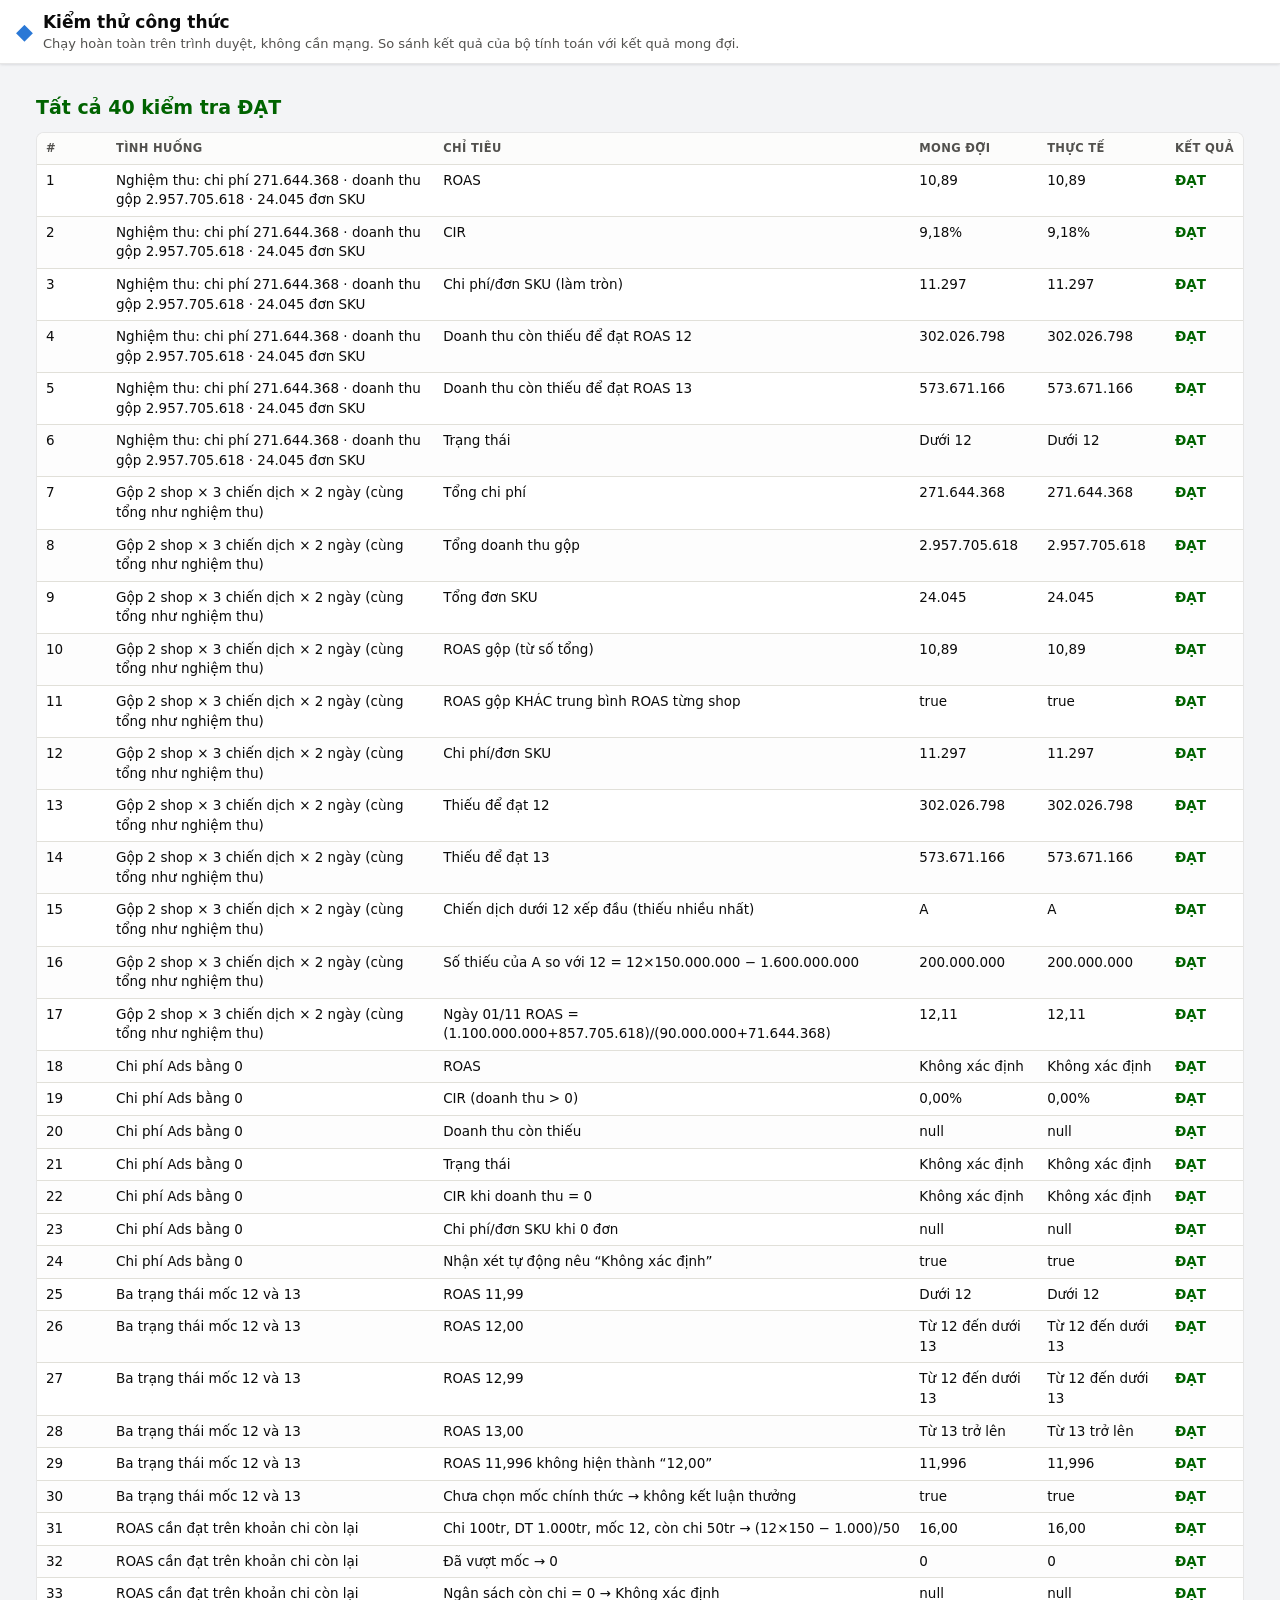
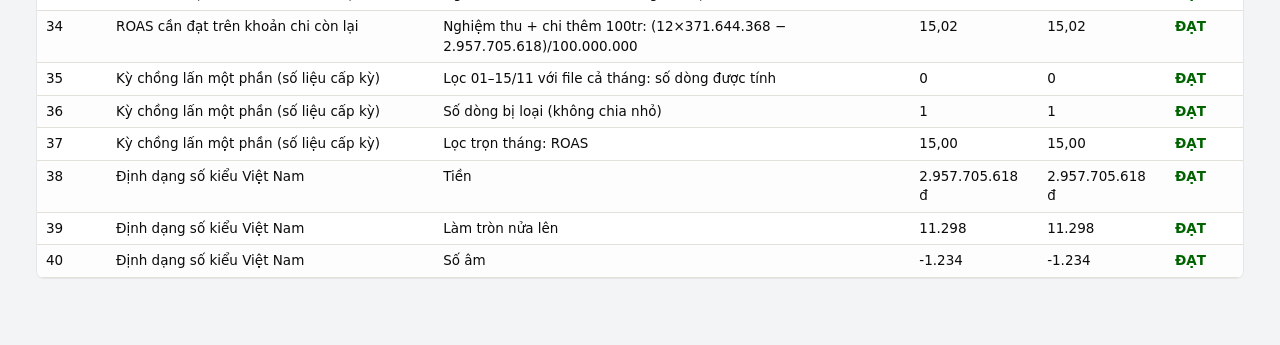
<file: docs/kiem_thu.html>
<!DOCTYPE html>
<html lang="vi">
<head>
<meta charset="utf-8"><meta name="viewport" content="width=device-width, initial-scale=1">
<title>Kiểm thử công thức – Phân tích TikTok Shop</title>
<link rel="stylesheet" href="app.css">
<style>.pass{color:var(--good-text);font-weight:700}.fail{color:var(--bad-text);font-weight:700}</style>
</head>
<body>
<header class="top"><div class="brand"><span class="logo">◆</span><div><div class="app-title">Kiểm thử công thức</div><div class="lan">Chạy hoàn toàn trên trình duyệt, không cần mạng. So sánh kết quả của bộ tính toán với kết quả mong đợi.</div></div></div></header>
<main><div id="sum"></div><div class="tbl-wrap"><table class="tbl"><thead><tr><th>#</th><th>Tình huống</th><th>Chỉ tiêu</th><th>Mong đợi</th><th>Thực tế</th><th>Kết quả</th></tr></thead><tbody id="out"></tbody></table></div></main>
<script src="js/metrics.js"></script>
<script src="js/charts.js"></script>
<script src="js/views.js"></script>
<script>
(function () {
  var M = TTSM, rows = [], n = 0, fails = 0;
  function check(group, what, expected, actual) {
    var ok = String(expected) === String(actual); n++; if (!ok) fails++;
    rows.push('<tr><td>' + n + '</td><td>' + group + '</td><td>' + what + '</td><td>' + expected + '</td><td>' + actual + '</td><td class="' + (ok ? 'pass">ĐẠT' : 'fail">SAI') + '</td></tr>');
  }
  var cost = 271644368, rev = 2957705618, sku = 24045, th = [12, 13];
  var G = 'Nghiệm thu: chi phí 271.644.368 · doanh thu gộp 2.957.705.618 · 24.045 đơn SKU';
  check(G, 'ROAS', '10,89', M.fmtRoas(M.roas(cost, rev), th));
  check(G, 'CIR', '9,18%', M.fmtPct(M.cir(cost, rev)));
  check(G, 'Chi phí/đơn SKU (làm tròn)', '11.297', M.fmtNum(M.cpo(cost, sku), 0));
  check(G, 'Doanh thu còn thiếu để đạt ROAS 12', '302.026.798', M.fmtNum(M.shortfall(12, cost, rev)));
  check(G, 'Doanh thu còn thiếu để đạt ROAS 13', '573.671.166', M.fmtNum(M.shortfall(13, cost, rev)));
  check(G, 'Trạng thái', 'Dưới 12', M.band(M.roas(cost, rev), th).label);

  // Gộp nhiều ngày / shop / chiến dịch → tính lại từ số tổng (không lấy trung bình ROAS)
  var parts = [
    ['S1', '2026-11-01', 'c:A', 'A', 90000000, 1100000000, 8000], ['S1', '2026-11-02', 'c:A', 'A', 60000000, 500000000, 5000],
    ['S2', '2026-11-01', 'c:B', 'B', 71644368, 857705618, 6045], ['S2', '2026-11-02', 'c:C', 'C', 50000000, 500000000, 5000]
  ];
  var cube = M.prepare({ shops: [{ id: 'S1', name: 'Shop 1' }, { id: 'S2', name: 'Shop 2' }], thresholds: [12, 13], official: null,
    ads: { cols: ['shop', 'from', 'to', 'ent', 'name', 'cost', 'rev', 'sku', 'partial', 'imp', 'roiFile'], rows: parts.map(function (p) { return [p[0], p[1], p[1], p[2], p[3], p[4], p[5], p[6], 0, 1, null]; }) },
    acct: { cols: [], rows: [] }, topup: { cols: [], rows: [] }, inv: { cols: [], rows: [] }, ord: { cols: [], rows: [] }, stl: { cols: [], rows: [] }, vid: { cols: [], rows: [] }, aff: { cols: [], rows: [] }, imports: [] });
  var f = { from: '2026-11-01', to: '2026-11-30', shop: '', ent: '' };
  var s = M.ads(cube, f);
  var G2 = 'Gộp 2 shop × 3 chiến dịch × 2 ngày (cùng tổng như nghiệm thu)';
  check(G2, 'Tổng chi phí', '271.644.368', M.fmtNum(s.cost));
  check(G2, 'Tổng doanh thu gộp', '2.957.705.618', M.fmtNum(s.rev));
  check(G2, 'Tổng đơn SKU', '24.045', M.fmtNum(s.sku));
  check(G2, 'ROAS gộp (từ số tổng)', '10,89', M.fmtRoas(s.roas, th));
  var avg = s.byShop.reduce(function (a, b) { return a + b.roas; }, 0) / s.byShop.length;
  check(G2, 'ROAS gộp KHÁC trung bình ROAS từng shop', 'true', String(M.fmtRoas(avg, th) !== M.fmtRoas(s.roas, th)));
  check(G2, 'Chi phí/đơn SKU', '11.297', M.fmtNum(s.cpo, 0));
  var t = M.targets(s, th, null, 0);
  check(G2, 'Thiếu để đạt 12', '302.026.798', M.fmtNum(t[0].shortfall));
  check(G2, 'Thiếu để đạt 13', '573.671.166', M.fmtNum(t[1].shortfall));
  var rk = M.ranking(s, th, 0);
  check(G2, 'Chiến dịch dưới 12 xếp đầu (thiếu nhiều nhất)', 'A', rk[0] && rk[0].name);
  check(G2, 'Số thiếu của A so với 12 = 12×150.000.000 − 1.600.000.000', '200.000.000', M.fmtNum(rk[0].short[0]));
  check(G2, 'Ngày 01/11 ROAS = (1.100.000.000+857.705.618)/(90.000.000+71.644.368)', M.fmtRoas((1100000000 + 857705618) / (90000000 + 71644368), th), M.fmtRoas(s.byDay[0].roas, th));

  // Chi phí bằng 0
  var G3 = 'Chi phí Ads bằng 0';
  check(G3, 'ROAS', 'Không xác định', M.fmtRoas(M.roas(0, 5000000), th));
  check(G3, 'CIR (doanh thu > 0)', '0,00%', M.fmtPct(M.cir(0, 5000000)));
  check(G3, 'Doanh thu còn thiếu', 'null', String(M.shortfall(12, 0, 5000000)));
  check(G3, 'Trạng thái', 'Không xác định', M.band(M.roas(0, 5000000), th).label);
  check(G3, 'CIR khi doanh thu = 0', 'Không xác định', M.fmtPct(M.cir(1000, 0)));
  check(G3, 'Chi phí/đơn SKU khi 0 đơn', 'null', String(M.cpo(1000, 0)));
  var cube0 = M.prepare({ shops: [{ id: 'S9', name: 'Shop 0đ' }], thresholds: [12, 13], ads: { cols: cube.ads.cols, rows: [['S9', '2026-11-05', '2026-11-05', '', '(Toàn shop)', 0, 0, 0, 0, 1, null]] }, acct: { cols: [], rows: [] }, topup: { cols: [], rows: [] }, inv: { cols: [], rows: [] }, ord: { cols: [], rows: [] }, stl: { cols: [], rows: [] }, vid: { cols: [], rows: [] }, aff: { cols: [], rows: [] }, imports: [] });
  var ctx0 = TTSV.compute(cube0, { from: '2026-11-01', to: '2026-11-30', shop: '', ent: '' }, {});
  check(G3, 'Nhận xét tự động nêu “Không xác định”', 'true', String(ctx0.comments.some(function (c) { return c.t.indexOf('Không xác định') >= 0; })));

  // Ba trạng thái theo mốc 12 / 13
  var G4 = 'Ba trạng thái mốc 12 và 13';
  check(G4, 'ROAS 11,99', 'Dưới 12', M.band(11.99, th).label);
  check(G4, 'ROAS 12,00', 'Từ 12 đến dưới 13', M.band(12, th).label);
  check(G4, 'ROAS 12,99', 'Từ 12 đến dưới 13', M.band(12.99, th).label);
  check(G4, 'ROAS 13,00', 'Từ 13 trở lên', M.band(13, th).label);
  check(G4, 'ROAS 11,996 không hiện thành “12,00”', '11,996', M.fmtRoas(11.996, th));
  check(G4, 'Chưa chọn mốc chính thức → không kết luận thưởng', 'true', String(TTSV.compute(cube, f, {}).comments.some(function (c) { return c.t.indexOf('KHÔNG kết luận') >= 0; })));

  // Ngân sách còn chi
  var G5 = 'ROAS cần đạt trên khoản chi còn lại';
  check(G5, 'Chi 100tr, DT 1.000tr, mốc 12, còn chi 50tr → (12×150 − 1.000)/50', '16,00', M.fmtNum(M.requiredRoas(12, 100e6, 1000e6, 50e6), 2));
  check(G5, 'Đã vượt mốc → 0', '0', String(M.requiredRoas(12, 100e6, 2000e6, 50e6)));
  check(G5, 'Ngân sách còn chi = 0 → Không xác định', 'null', String(M.requiredRoas(12, 100e6, 1000e6, 0)));
  var rq = M.requiredRoas(12, cost, rev, 100000000);
  check(G5, 'Nghiệm thu + chi thêm 100tr: (12×371.644.368 − 2.957.705.618)/100.000.000', '15,02', M.fmtNum(rq, 2));

  // Số liệu cấp kỳ chỉ trùng một phần với kỳ lọc → không tính, không tự phân bổ
  var G6 = 'Kỳ chồng lấn một phần (số liệu cấp kỳ)';
  var cubeP = M.prepare({ shops: [{ id: 'S1', name: 'Shop 1' }], thresholds: [12, 13], ads: { cols: cube.ads.cols, rows: [['S1', '2026-11-01', '2026-11-30', 'c:A', 'A', 100, 1500, 10, 0, 1, null]] }, acct: { cols: [], rows: [] }, topup: { cols: [], rows: [] }, inv: { cols: [], rows: [] }, ord: { cols: [], rows: [] }, stl: { cols: [], rows: [] }, vid: { cols: [], rows: [] }, aff: { cols: [], rows: [] }, imports: [] });
  var sp = M.ads(cubeP, { from: '2026-11-01', to: '2026-11-15', shop: '', ent: '' });
  check(G6, 'Lọc 01–15/11 với file cả tháng: số dòng được tính', '0', String(sp.n));
  check(G6, 'Số dòng bị loại (không chia nhỏ)', '1', String(sp.excluded.length));
  var sp2 = M.ads(cubeP, { from: '2026-11-01', to: '2026-11-30', shop: '', ent: '' });
  check(G6, 'Lọc trọn tháng: ROAS', '15,00', M.fmtRoas(sp2.roas, th));

  // Định dạng
  var G7 = 'Định dạng số kiểu Việt Nam';
  check(G7, 'Tiền', '2.957.705.618 đ', M.fmtMoney(2957705618));
  check(G7, 'Làm tròn nửa lên', '11.298', M.fmtNum(11297.5, 0));
  check(G7, 'Số âm', '-1.234', M.fmtNum(-1234, 0));

  document.getElementById('out').innerHTML = rows.join('');
  document.getElementById('sum').innerHTML = '<h2 class="' + (fails ? 'fail' : 'pass') + '">' + (fails ? fails + ' / ' + n + ' kiểm tra SAI' : 'Tất cả ' + n + ' kiểm tra ĐẠT') + '</h2>';
  window.TEST_RESULT = { total: n, fails: fails };
})();
</script>
</body>
</html>
</file>
<file: docs/app.css>
/* Giao diện – chỉ dùng font hệ thống (có sẵn tiếng Việt trên Windows, Android, iOS) → chạy offline, không tải font từ Internet. */
:root {
  color-scheme: light;
  --page: #f9f9f7; --surface-1: #fcfcfb; --card: #ffffff;
  --text-primary: #0b0b0b; --text-secondary: #52514e; --muted: #77756f;
  --grid: #e1e0d9; --axis: #c3c2b7; --border: rgba(11,11,11,0.10);
  --series-1: #2a78d6; --series-2: #eb6834; --series-3: #1baf7a; --series-4: #eda100; --series-5: #e87ba4;
  --good: #0ca30c; --warning: #fab219; --serious: #ec835a; --critical: #d03b3b;
  --good-bg: rgba(12,163,12,0.12); --warn-bg: rgba(250,178,25,0.20); --bad-bg: rgba(208,59,59,0.12);
  --good-text: #006300; --bad-text: #a52a2a; --warn-text: #7a5300;
  --accent: #1f4e79; --accent-ink: #ffffff;
  --radius: 10px;
  font-family: system-ui, -apple-system, "Segoe UI", Roboto, "Helvetica Neue", Arial, sans-serif;
}
@media (prefers-color-scheme: dark) {
  :root {
    color-scheme: dark;
    --page: #0d0d0d; --surface-1: #1a1a19; --card: #1a1a19;
    --text-primary: #f0efec; --text-secondary: #c3c2b7; --muted: #9a988f;
    --grid: #2c2c2a; --axis: #383835; --border: rgba(255,255,255,0.10);
    --series-1: #3987e5; --series-2: #d95926; --series-3: #199e70; --series-4: #c98500; --series-5: #d55181;
    --good-bg: rgba(12,163,12,0.20); --warn-bg: rgba(250,178,25,0.18); --bad-bg: rgba(208,59,59,0.25);
    --good-text: #3fcf3f; --bad-text: #ff8a8a; --warn-text: #fab219;
    --accent: #3987e5;
  }
}
* { box-sizing: border-box; }
body { margin: 0; background: var(--page); color: var(--text-primary); font-size: 15px; line-height: 1.45; }
h2 { font-size: 19px; margin: 22px 0 10px; }
h3 { font-size: 16px; margin: 22px 0 8px; }
h4 { font-size: 14px; margin: 16px 0 6px; }
code { font-size: 12px; word-break: break-all; }
a { color: var(--accent); }
.muted { color: var(--muted); }
.small { font-size: 12.5px; }
.top { display: flex; align-items: center; justify-content: space-between; gap: 12px; flex-wrap: wrap; padding: 10px 16px; background: var(--card); border-bottom: 1px solid var(--border); position: sticky; top: 0; z-index: 20; }
.brand { display: flex; gap: 10px; align-items: center; min-width: 0; }
.logo { color: var(--series-1); font-size: 22px; }
.app-title { font-weight: 650; font-size: 17px; }
.lan { font-size: 13px; color: var(--text-secondary); }
.lan-url { font-size: 14.5px; color: var(--text-primary); background: var(--warn-bg); padding: 1px 6px; border-radius: 6px; user-select: all; }
.top-actions { display: flex; gap: 8px; flex-wrap: wrap; }
button { font: inherit; font-size: 14px; padding: 7px 14px; border-radius: 8px; border: 1px solid var(--accent); background: var(--accent); color: var(--accent-ink); cursor: pointer; }
button.secondary { background: transparent; color: var(--accent); }
button.link { background: none; border: none; color: var(--accent); padding: 2px 4px; text-decoration: underline; }
button:disabled { opacity: .45; cursor: default; }
input, select { font: inherit; font-size: 14px; padding: 6px 8px; border: 1px solid var(--axis); border-radius: 7px; background: var(--card); color: var(--text-primary); max-width: 100%; }
.tabs { display: flex; gap: 4px; overflow-x: auto; padding: 8px 16px 0; background: var(--card); border-bottom: 1px solid var(--border); scrollbar-width: thin; }
.tabs button { background: none; color: var(--text-secondary); border: none; border-bottom: 3px solid transparent; border-radius: 0; padding: 8px 12px; white-space: nowrap; }
.tabs button[aria-selected="true"] { color: var(--text-primary); border-bottom-color: var(--series-1); font-weight: 600; }
.filters { display: flex; flex-wrap: wrap; gap: 10px 14px; align-items: flex-end; padding: 10px 16px; background: var(--surface-1); border-bottom: 1px solid var(--border); position: sticky; top: 58px; z-index: 15; }
.filters label { display: flex; flex-direction: column; font-size: 12px; color: var(--text-secondary); gap: 2px; }
.hint { font-size: 12px; color: var(--muted); align-self: center; }
main { padding: 8px 16px 60px; max-width: 1280px; margin: 0 auto; }
.filterline { font-size: 13px; color: var(--text-secondary); margin: 8px 0; }
.src { font-size: 12px; color: var(--muted); margin: 6px 0 4px; }
.note { font-size: 13px; color: var(--text-secondary); background: var(--surface-1); border-left: 3px solid var(--axis); padding: 6px 10px; margin: 8px 0; }
.warnline { color: var(--warn-text); font-size: 13.5px; margin: 6px 0; }
.err { color: var(--bad-text); }
.ok { color: var(--good-text); }
.warn-t { color: var(--warn-text); }
.pii { color: var(--bad-text); font-weight: 600; }
.nodata { background: var(--warn-bg); border-radius: var(--radius); padding: 12px 14px; margin: 10px 0; }
.card { background: var(--card); border: 1px solid var(--border); border-radius: var(--radius); padding: 12px 14px; margin: 10px 0; }
details.card summary { cursor: pointer; }
.form-row { display: flex; flex-wrap: wrap; gap: 10px 14px; align-items: flex-end; margin: 8px 0; }
.form-row label { display: flex; flex-direction: column; font-size: 12.5px; color: var(--text-secondary); gap: 3px; }
.form-row label.grow { flex: 1; min-width: 200px; }
.form-row.small label { font-size: 12px; }
.filepick input { padding: 6px; }
.inline-input { display: inline-flex; gap: 8px; align-items: center; font-size: 13.5px; flex-wrap: wrap; margin: 4px 0 8px; }
.inline-input input { width: 180px; }
.steps { font-size: 14px; padding-left: 20px; }

/* Ô số liệu */
.tiles { display: grid; grid-template-columns: repeat(auto-fit, minmax(160px, 1fr)); gap: 10px; margin: 10px 0; }
.tile { background: var(--card); border: 1px solid var(--border); border-radius: var(--radius); padding: 10px 12px; }
.tile-label { font-size: 12.5px; color: var(--text-secondary); }
.tile-value { font-size: 21px; font-weight: 650; margin-top: 2px; word-break: break-word; }
.tile-sub { font-size: 11.5px; color: var(--muted); }
.hero { display: flex; flex-wrap: wrap; gap: 18px 40px; align-items: center; background: var(--card); border: 1px solid var(--border); border-radius: var(--radius); padding: 16px 18px; margin: 10px 0 4px; }
.hero-label { font-size: 13px; color: var(--text-secondary); }
.hero-value { font-size: 52px; font-weight: 650; line-height: 1.05; margin: 2px 0 6px; }
.hero-side { display: grid; grid-template-columns: repeat(auto-fit, minmax(190px, 1fr)); gap: 6px 26px; flex: 1; font-size: 14px; color: var(--text-secondary); }
.hero-side strong { color: var(--text-primary); display: block; font-size: 17px; }
.badge { display: inline-flex; align-items: center; gap: 5px; padding: 2px 9px; border-radius: 999px; font-size: 12.5px; font-weight: 600; color: var(--text-primary); white-space: nowrap; }
.badge span[aria-hidden] { font-size: 10px; }
.badge.good { background: var(--good-bg); } .badge.good span[aria-hidden] { color: var(--good); }
.badge.warn { background: var(--warn-bg); } .badge.warn span[aria-hidden] { color: #b07800; }
.badge.bad { background: var(--bad-bg); } .badge.bad span[aria-hidden] { color: var(--critical); }
.badge.na { background: var(--surface-1); border: 1px solid var(--border); }
.tag-partial { display: inline-block; font-size: 11px; font-weight: 600; padding: 1px 7px; border-radius: 6px; background: var(--warn-bg); color: var(--warn-text); white-space: nowrap; }
.tag-official { font-size: 11px; padding: 1px 6px; border-radius: 6px; background: var(--accent); color: var(--accent-ink); }
.targets { display: grid; grid-template-columns: repeat(auto-fit, minmax(240px, 1fr)); gap: 10px; }
.target-card { background: var(--card); border: 1px solid var(--border); border-radius: var(--radius); padding: 10px 12px; display: flex; flex-direction: column; gap: 6px; }
.target-head { font-weight: 600; }
.target-row { display: flex; justify-content: space-between; gap: 10px; font-size: 13.5px; color: var(--text-secondary); }
.target-row strong { color: var(--text-primary); text-align: right; }
.comments { list-style: none; padding: 0; margin: 6px 0; }
.comments li { display: flex; gap: 8px; padding: 7px 10px; border-radius: 8px; margin: 4px 0; background: var(--card); border: 1px solid var(--border); font-size: 14px; }
.cm-ic { font-weight: 700; width: 16px; flex: none; text-align: center; }
.cm-good .cm-ic { color: var(--good); } .cm-bad .cm-ic { color: var(--critical); } .cm-warn .cm-ic { color: #b07800; } .cm-info .cm-ic { color: var(--series-1); }

/* Bảng */
.tbl-wrap { overflow-x: auto; -webkit-overflow-scrolling: touch; margin: 6px 0; border: 1px solid var(--border); border-radius: 8px; background: var(--card); }
.tbl { border-collapse: collapse; width: 100%; font-size: 13.5px; }
.tbl th { text-align: left; font-weight: 600; font-size: 12.5px; color: var(--text-secondary); background: var(--surface-1); padding: 7px 9px; border-bottom: 1px solid var(--grid); white-space: nowrap; position: sticky; top: 0; }
.tbl td { padding: 6px 9px; border-bottom: 1px solid var(--grid); vertical-align: top; }
.tbl tfoot td { font-weight: 600; background: var(--surface-1); border-top: 1px solid var(--axis); }
.tbl .num { text-align: right; font-variant-numeric: tabular-nums; white-space: nowrap; }
.tbl.dense td, .tbl.dense th { padding: 4px 7px; font-size: 12.5px; }
.tbl tr.row-bad td:first-child { box-shadow: inset 3px 0 0 var(--critical); }
.tbl tr.row-muted td { color: var(--muted); text-decoration: line-through; }
.tbl tr.row-muted td:last-child { text-decoration: none; }
.tbl td.empty { text-align: center; color: var(--muted); padding: 14px; }
.tbl.raw td { white-space: nowrap; max-width: 220px; overflow: hidden; text-overflow: ellipsis; }
.tbl.raw tr.hdr td { background: var(--warn-bg); font-weight: 600; }
.imp-detail td { background: var(--surface-1); }
.pager { margin: 8px 0; display: flex; gap: 10px; align-items: center; }
.toolbar { display: flex; flex-wrap: wrap; gap: 10px; align-items: flex-end; margin: 8px 0; }
.toolbar label { display: flex; flex-direction: column; font-size: 12px; color: var(--text-secondary); }

/* Nhập dữ liệu */
.imp-head { display: flex; justify-content: space-between; align-items: center; gap: 10px; margin-bottom: 6px; word-break: break-all; }
.imp-type { margin: 6px 0 2px; }
.imp-period { margin: 10px 0 6px; }
.counts { display: grid; grid-template-columns: repeat(auto-fit, minmax(120px, 1fr)); gap: 8px; margin: 8px 0; }
.cnt { border-radius: 8px; padding: 8px 10px; background: var(--surface-1); border: 1px solid var(--border); }
.cnt.good { background: var(--good-bg); } .cnt.warn { background: var(--warn-bg); } .cnt.bad { background: var(--bad-bg); }
.cnt-n { font-size: 20px; font-weight: 650; }
.cnt-l { font-size: 12px; color: var(--text-secondary); }
.conflict { background: var(--bad-bg); border-radius: 8px; padding: 10px 12px; margin: 8px 0; font-size: 13.5px; }
.manual { border: 1px dashed var(--axis); border-radius: 8px; padding: 8px 10px; margin: 8px 0; }
.errlist { font-size: 12.5px; max-height: 260px; overflow: auto; }
details summary { cursor: pointer; margin: 6px 0; font-size: 13.5px; }

/* Biểu đồ */
.chart { width: 100%; background: var(--card); border: 1px solid var(--border); border-radius: var(--radius); padding: 6px 4px; }
.grid2 { display: grid; grid-template-columns: repeat(auto-fit, minmax(320px, 1fr)); gap: 12px; }
.viz-grid { stroke: var(--grid); stroke-width: 1; }
.viz-base { stroke: var(--axis); stroke-width: 1; }
.viz-axis { fill: var(--muted); font-size: 11px; font-variant-numeric: tabular-nums; }
.viz-ref { stroke: var(--text-secondary); stroke-width: 1; stroke-dasharray: 4 4; opacity: .7; }
.viz-ref-label { fill: var(--text-secondary); font-size: 11px; }
.viz-ring { stroke: var(--card); stroke-width: 2; }
.viz-cross { stroke: var(--axis); stroke-width: 1; }
.viz-bar.viz-hover { opacity: .78; }
.viz-bar.viz-partial { opacity: .55; }
.viz-tip { position: absolute; z-index: 50; display: none; pointer-events: none; background: var(--card); color: var(--text-primary); border: 1px solid var(--border); box-shadow: 0 4px 14px rgba(0,0,0,.14); border-radius: 8px; padding: 7px 10px; font-size: 12.5px; min-width: 150px; }
.viz-tip-title { color: var(--text-secondary); margin-bottom: 3px; }
.viz-tip-row { display: flex; align-items: center; gap: 7px; }
.viz-tip-key { width: 12px; height: 3px; border-radius: 2px; background: transparent; flex: none; }
.viz-tip-name { color: var(--text-secondary); }
.viz-tip-note { color: var(--warn-text); margin-top: 3px; font-weight: 600; }
.legend { display: flex; flex-wrap: wrap; gap: 14px; font-size: 13px; color: var(--text-secondary); margin: 4px 0; }
.legend i { display: inline-block; width: 14px; height: 3px; border-radius: 2px; margin-right: 6px; vertical-align: middle; }
.hbars { display: flex; flex-direction: column; gap: 8px; background: var(--card); border: 1px solid var(--border); border-radius: var(--radius); padding: 10px 12px; }
.hbar-row { display: grid; grid-template-columns: minmax(140px, 38%) 1fr; gap: 10px; align-items: center; }
.hbar-name { font-size: 13.5px; font-weight: 600; word-break: break-word; }
.hbar-sub { font-size: 11.5px; color: var(--muted); }
.hbar-track { display: flex; align-items: center; gap: 8px; min-width: 0; }
.hbar-bar { height: 14px; border-radius: 0 4px 4px 0; flex: none; max-width: 75%; }
.hbar-val { font-size: 13px; font-variant-numeric: tabular-nums; white-space: nowrap; }

.toast { position: fixed; left: 50%; bottom: 20px; transform: translate(-50%, 30px); opacity: 0; transition: all .3s; background: var(--text-primary); color: var(--page); padding: 10px 16px; border-radius: 10px; z-index: 100; max-width: 92vw; font-size: 14px; }
.toast.show { opacity: 1; transform: translate(-50%, 0); }
.toast.err { background: var(--critical); color: #fff; }

@media (max-width: 640px) {
  body { font-size: 14px; }
  .top { padding: 8px 10px; position: static; }
  .filters { position: static; padding: 8px 10px; }
  .filters label { flex: 1 1 45%; }
  .filters select, .filters input { width: 100%; }
  main { padding: 6px 10px 50px; }
  .hero-value { font-size: 46px; }
  .tiles { grid-template-columns: 1fr 1fr; }
  .tile-value { font-size: 17px; }
  .hbar-row { grid-template-columns: 1fr; gap: 3px; }
  .top-actions button { padding: 6px 10px; font-size: 13px; }
}
@media print {
  .top-actions, .tabs, .filters, button { display: none !important; }
  .top { position: static; }
  body { background: #fff; }
}
body.report .top { position: static; }
body.report .filters { top: 0; }
.tbl.wide { min-width: 1080px; }
.tbl td.nw, .tbl th.nw { white-space: nowrap; }
.tbl td:first-child { min-width: 70px; }
@media (max-width: 640px) {
  .hero-side { grid-template-columns: 1fr 1fr; gap: 6px 14px; }
  .hero-side strong { font-size: 15px; }
}
.segbar { display: flex; gap: 2px; height: 28px; margin: 8px 0 4px; }
.seg { border-radius: 4px; min-width: 2px; display: flex; align-items: center; padding: 0 8px; font-size: 12.5px; font-weight: 600; overflow: hidden; white-space: nowrap; cursor: default; }
.seg:hover, .seg:focus { filter: brightness(1.08); outline: none; }
.legend .sw { display: inline-block; width: 12px; height: 12px; border-radius: 3px; margin-right: 6px; vertical-align: -1px; }
.sw-inline { display: inline-block; width: 10px; height: 10px; border-radius: 3px; margin-right: 7px; vertical-align: 0; }
.userbox { font-size: 13px; color: var(--text-secondary); }
.userbox .who { font-weight: 600; color: var(--text-primary); }
.card.auth { max-width: 460px; margin: 30px auto; }
.card.auth form, .modal { display: flex; flex-direction: column; gap: 10px; }
.card.auth label, .modal label { display: flex; flex-direction: column; font-size: 13px; color: var(--text-secondary); gap: 3px; }
.card.auth label.chk, .modal label.chk { flex-direction: row; align-items: center; gap: 8px; }
.modal-bg { position: fixed; inset: 0; background: rgba(0,0,0,.45); z-index: 200; display: flex; align-items: center; justify-content: center; padding: 16px; }
.modal { background: var(--card); color: var(--text-primary); border-radius: 12px; padding: 16px 18px; width: 100%; max-width: 440px; box-shadow: 0 10px 40px rgba(0,0,0,.3); }
.modal h3 { margin: 0 0 4px; }
.recs { padding-left: 22px; } .recs li { margin: 6px 0; font-size: 14px; }
.mode-cards { display: grid; grid-template-columns: repeat(auto-fit, minmax(240px, 1fr)); gap: 14px; margin: 18px 0; }
.mode-card { background: var(--card); border: 1px solid var(--border); border-radius: 12px; padding: 16px; cursor: pointer; text-align: left; color: var(--text-primary); }
.mode-card:hover { border-color: var(--series-1); }
.mode-card h3 { margin: 0 0 6px; } .mode-card p { margin: 0; font-size: 13.5px; color: var(--text-secondary); }
.drop { border: 2px dashed var(--axis); border-radius: 12px; padding: 22px; text-align: center; background: var(--surface-1); }
.banner { background: var(--warn-bg); border-radius: 10px; padding: 10px 14px; margin: 10px 0; font-size: 13.5px; }
.banner.ok { background: var(--good-bg); }
.keybox { font-family: ui-monospace, Consolas, monospace; font-size: 12px; word-break: break-all; background: var(--surface-1); border: 1px solid var(--border); border-radius: 8px; padding: 8px; }
.tile.tile-bad { border-color: var(--critical); background: var(--bad-bg); }
/* Cây chỉ số */
.neg { color: var(--critical); } .pos { color: var(--good); }
.f { font-family: Consolas, "Courier New", monospace; background: var(--surface-1); border-radius: 6px; padding: 8px 12px; margin: 6px 0 10px; font-size: 13px; white-space: pre-wrap; }
/* Bản tin điều hành (chủ đầu tư) */
:root { --series-6: #008300; --div-neg: #e34948; --neutral-mark: #a9a79f; }
@media (prefers-color-scheme: dark) { :root { --series-6: #0ca30c; --div-neg: #e66767; --neutral-mark: #6b6a64; } }
.brief { max-width: 1120px; margin: 0 auto; }
.brief-head { display: flex; flex-wrap: wrap; justify-content: space-between; align-items: flex-end; gap: 10px 24px; margin: 16px 0 8px; }
.brief-head h2 { margin: 2px 0 2px; font-size: 26px; }
.eyebrow { font-size: 12px; letter-spacing: .06em; text-transform: uppercase; font-weight: 650; color: var(--text-secondary); }
.chips { display: flex; flex-wrap: wrap; gap: 6px; max-width: 620px; justify-content: flex-end; }
.chip { font-size: 12px; padding: 3px 10px; border-radius: 999px; background: var(--card); border: 1px solid var(--border); color: var(--text-secondary); white-space: nowrap; }
.chip b { color: var(--text-primary); font-weight: 600; }
.chip.miss { background: var(--warn-bg); color: var(--warn-text); border-color: transparent; }
.chip.miss b { color: var(--warn-text); }
.br-warn { background: var(--warn-bg); border-radius: var(--radius); padding: 8px 12px; margin: 8px 0; font-size: 13px; color: var(--text-primary); }
.br-warn div { margin: 2px 0; } .br-warn span { font-weight: 700; color: var(--warn-text); margin-right: 4px; }
.br-summary { list-style: none; padding: 0; margin: 10px 0 4px; display: grid; gap: 6px; }
.br-summary li { font-size: 15.5px; padding: 8px 12px 8px 14px; border-left: 3px solid var(--series-1); background: var(--card); border-radius: 0 8px 8px 0; }
.story { background: var(--card); border: 1px solid var(--border); border-radius: 14px; padding: 18px 20px 12px; margin: 14px 0; }
.story-lead { font-size: 15px; color: var(--text-secondary); }
.story-hero { font-size: 56px; font-weight: 650; line-height: 1.05; margin: 4px 0 2px; }
.story-hero small { font-size: 20px; font-weight: 500; color: var(--text-secondary); }
.story-sub { font-size: 13.5px; color: var(--text-secondary); margin-bottom: 4px; display: flex; flex-wrap: wrap; gap: 6px; align-items: center; }
.br-sec { margin: 26px 0 8px; }
.br-sec > h3 { margin: 0 0 2px; font-size: 18px; }
.br-lead { margin: 0 0 8px; font-size: 13.5px; color: var(--text-secondary); max-width: 880px; }
.br-tiles { grid-template-columns: repeat(auto-fit, minmax(175px, 1fr)); }
.br-tile .tile-value { font-size: 22px; }
.br-delta { margin-top: 4px; display: flex; flex-wrap: wrap; gap: 4px; align-items: center; }
.tbl.br-pl td:last-child { width: 26%; min-width: 150px; vertical-align: middle; }
.tbl.br-pl td { vertical-align: middle; }
.tbl.br-pl tr.br-step td:first-child { padding-left: 14px; }
.tbl.br-pl tr.br-total td { font-weight: 650; background: var(--surface-1); }
.tbl.br-pl tr.br-result td { font-weight: 700; border-top: 1px solid var(--axis); }
.tbl.br-pl .tile-sub { font-weight: 400; }
.br-sign { display: inline-block; width: 14px; color: var(--muted); font-weight: 600; }
.wf-track { position: relative; height: 12px; background: transparent; border-left: 1px solid var(--axis); }
.wf-bar { position: absolute; top: 0; height: 12px; border-radius: 3px; }
.br-memo { display: grid; gap: 4px; margin: 6px 0; font-size: 13px; }
.br-memo div { display: flex; flex-wrap: wrap; gap: 4px 12px; align-items: baseline; padding: 4px 10px; background: var(--surface-1); border-radius: 6px; }
.br-memo strong { font-variant-numeric: tabular-nums; }
.divbars { display: flex; flex-direction: column; gap: 8px; background: var(--card); border: 1px solid var(--border); border-radius: var(--radius); padding: 12px; }
.db-row { display: grid; grid-template-columns: minmax(170px, 32%) 1fr 130px; gap: 10px; align-items: center; }
.db-name { font-size: 13.5px; font-weight: 600; }
.db-sub { font-size: 11.5px; color: var(--muted); }
.db-track { display: grid; grid-template-columns: 1fr 1fr; height: 16px; }
.db-half { position: relative; height: 16px; }
.db-l { display: flex; justify-content: flex-end; }
.db-r { border-left: 1px solid var(--axis); }
.db-bar { height: 16px; }
.db-bar.neg { background: var(--div-neg); border-radius: 4px 0 0 4px; }
.db-bar.pos { background: var(--series-1); border-radius: 0 4px 4px 0; }
.db-val { font-size: 13px; font-variant-numeric: tabular-nums; text-align: right; white-space: nowrap; font-weight: 600; }
.db-sw-neg { background: var(--div-neg); } .db-sw-pos { background: var(--series-1); }
.br-gap { margin: 10px 0; padding: 10px 14px; border-radius: var(--radius); background: var(--surface-1); border: 1px solid var(--border); font-size: 14px; }
.br-dec { list-style: none; padding: 0; margin: 6px 0; counter-reset: dec; }
.br-dec li { display: flex; gap: 8px; padding: 8px 12px; border-radius: 8px; margin: 5px 0; background: var(--card); border: 1px solid var(--border); font-size: 14px; }
.br-dec li.cm-bad { box-shadow: inset 3px 0 0 var(--critical); } .br-dec li.cm-warn { box-shadow: inset 3px 0 0 var(--warning); } .br-dec li.cm-info { box-shadow: inset 3px 0 0 var(--series-1); }
.br-dec .cm-ic { font-weight: 700; } .br-dec .cm-bad .cm-ic, .br-dec li.cm-bad .cm-ic { color: var(--critical); } .br-dec li.cm-warn .cm-ic { color: #b07800; } .br-dec li.cm-info .cm-ic { color: var(--series-1); }
.br-notes { margin-top: 22px; }
.br-gloss { display: grid; grid-template-columns: minmax(150px, 22%) 1fr; gap: 6px 14px; font-size: 13.5px; margin: 10px 0; }
.br-gloss dt { font-weight: 600; } .br-gloss dd { margin: 0; color: var(--text-secondary); }
@media (max-width: 640px) {
  .story-hero { font-size: 46px; }
  .db-row { grid-template-columns: 1fr 96px; }
  .db-row .db-label { grid-column: 1 / -1; }
  .br-gloss { grid-template-columns: 1fr; }
  .chips { justify-content: flex-start; }
}
@media print {
  .br-sec, .story, .br-dec li { break-inside: avoid; }
  details.br-notes { display: block; } details.br-notes > * { display: block; }
}
.fd h3 { margin-top: 0; }
.fd .errlist li { margin: 2px 0; }

/* ================= GIAO DIỆN BÁO CÁO (thiết kế lại) =================
   Nguyên tắc: một trang trả lời một câu hỏi; kết luận đặt trước số liệu; chỉ số luôn kèm kỳ trước và chênh lệch;
   khối đánh số theo thứ tự đọc; bảng dài thu gọn; màu chỉ dùng để mang nghĩa (tốt/xấu/nhận dạng). */
:root { --page: #f3f4f6; --elev: 0 1px 2px rgba(16,24,40,.05), 0 1px 3px rgba(16,24,40,.06); --accent-soft: rgba(31,78,121,.08); }
@media (prefers-color-scheme: dark) { :root { --page: #0f0f0e; --elev: none; --accent-soft: rgba(57,135,229,.14); } }
body { background: var(--page); }
.top { box-shadow: var(--elev); }
.tabs { gap: 2px; padding: 6px 16px 0; align-items: flex-end; }
.tabs button { font-size: 14px; padding: 9px 12px 8px; border-bottom-width: 3px; }
.tabs button:hover { color: var(--text-primary); }
.tabs button.tab-tool { font-size: 13px; color: var(--muted); }
.tab-sep { align-self: center; margin: 0 6px 0 14px; padding-left: 14px; border-left: 1px solid var(--axis); font-size: 11px; text-transform: uppercase; letter-spacing: .06em; color: var(--muted); white-space: nowrap; }
.filters { box-shadow: var(--elev); }
main { max-width: 1240px; }
/* đầu trang */
.rp-head { margin: 14px 0 6px; }
.rp-top { display: flex; justify-content: space-between; align-items: flex-start; gap: 10px 18px; flex-wrap: wrap; }
.rp-eyebrow { font-size: 12px; text-transform: uppercase; letter-spacing: .06em; font-weight: 650; color: var(--accent); }
.rp-title { font-size: 23px; line-height: 1.25; margin: 4px 0 4px; font-weight: 650; max-width: 860px; }
.rp-period { font-size: 13px; color: var(--text-secondary); }
.rp-toggle { font-size: 13px; padding: 6px 12px; }
.rp-msg { margin: 12px 0 10px; padding: 12px 16px; background: var(--card); border: 1px solid var(--border); border-left: 4px solid var(--accent); border-radius: 10px; font-size: 15.5px; line-height: 1.5; box-shadow: var(--elev); }
.rp-msg-k { display: inline-block; font-size: 11px; font-weight: 700; text-transform: uppercase; letter-spacing: .06em; color: var(--accent); background: var(--accent-soft); padding: 2px 8px; border-radius: 999px; margin-right: 6px; vertical-align: 1px; }
.kps { display: grid; grid-template-columns: repeat(auto-fit, minmax(178px, 1fr)); gap: 10px; }
.kp { background: var(--card); border: 1px solid var(--border); border-radius: 12px; padding: 12px 14px 10px; box-shadow: var(--elev); display: flex; flex-direction: column; gap: 3px; }
.kp-l { font-size: 12.5px; color: var(--text-secondary); line-height: 1.3; min-height: 2.6em; }
.kp-v { font-size: 24px; font-weight: 650; line-height: 1.15; }
.kp-d { min-height: 22px; display: flex; flex-wrap: wrap; align-items: center; gap: 4px; }
.kp-n { font-size: 11px; color: var(--muted); }
.kp-p { font-size: 12px; color: var(--muted); border-top: 1px dashed var(--grid); padding-top: 4px; margin-top: 2px; }
.kp-s { font-size: 11.5px; color: var(--muted); }
.rp-legend { font-size: 11.5px; color: var(--muted); margin: 6px 2px 0; }
/* khối nội dung */
.rp-sec { background: var(--card); border: 1px solid var(--border); border-radius: 12px; padding: 14px 18px 12px; margin: 14px 0; box-shadow: var(--elev); }
.rp-sec.rp-intro { padding-top: 10px; }
.rp-sec-head { display: flex; align-items: center; gap: 10px; margin: 0 0 8px; padding-bottom: 8px; border-bottom: 1px solid var(--grid); }
.rp-sec-head h3 { margin: 0; font-size: 17px; }
.rp-num { flex: none; width: 26px; height: 26px; border-radius: 50%; background: var(--accent); color: var(--accent-ink); font-size: 13px; font-weight: 700; display: inline-flex; align-items: center; justify-content: center; }
.rp-sec h4 { font-size: 13px; text-transform: uppercase; letter-spacing: .04em; color: var(--text-secondary); margin: 16px 0 6px; }
.rp-sec .tiles { margin-top: 4px; }
.rp-sec .tbl-wrap { box-shadow: none; }
.rp-sec .chart, .rp-sec .hbars, .rp-sec .divbars { box-shadow: none; }
.chart svg { max-width: 100%; height: auto; }
details.more { margin: 8px 0; }
details.more > summary { display: inline-flex; align-items: center; gap: 6px; font-size: 13px; font-weight: 600; color: var(--accent); padding: 5px 10px; border: 1px solid var(--border); border-radius: 8px; background: var(--surface-1); list-style: none; }
details.more > summary::-webkit-details-marker { display: none; }
details.more > summary::before { content: '▸'; font-size: 11px; }
details.more[open] > summary::before { content: '▾'; }
details.more[open] > summary { margin-bottom: 6px; }
.rp-gloss { margin-top: 18px; }
.rp-gloss dl, .rp-gloss { font-size: 13.5px; }
.rp-gloss dl { display: grid; grid-template-columns: minmax(130px, 18%) 1fr; gap: 6px 14px; margin: 10px 0 4px; }
.rp-gloss dt { font-weight: 650; } .rp-gloss dd { margin: 0; color: var(--text-secondary); }
/* bảng: số liệu kiểu kế toán, đầu bảng gọn, dòng xen màu */
.tbl th { font-size: 11.5px; text-transform: uppercase; letter-spacing: .03em; }
.tbl tbody tr:nth-child(even) td { background: color-mix(in srgb, var(--surface-1) 55%, transparent); }
.tbl tbody tr:hover td { background: var(--accent-soft); }
.tile { box-shadow: var(--elev); border-radius: 12px; }
.note { border-radius: 0 8px 8px 0; }
.src { font-size: 11.5px; }
/* bản tin dùng chung phong cách */
.brief .br-sec { background: var(--card); border: 1px solid var(--border); border-radius: 12px; padding: 14px 18px 12px; box-shadow: var(--elev); }
.brief .br-sec > h3 { padding-bottom: 8px; border-bottom: 1px solid var(--grid); margin-bottom: 8px; }
.story, .br-summary li, .kp { box-shadow: var(--elev); }
@media (max-width: 640px) {
  .rp-title { font-size: 19px; }
  .kps { grid-template-columns: 1fr 1fr; }
  .kp-v { font-size: 19px; }
  .rp-sec { padding: 12px 12px 10px; }
  .rp-gloss dl { grid-template-columns: 1fr; }
  .tab-sep { display: none; }
}
@media print {
  body { background: #fff; }
  .rp-toggle, .tabs, .filters { display: none !important; }
  .rp-sec, .kp, .rp-msg, .story { box-shadow: none; break-inside: avoid; }
  details.more > summary { display: none; }
}
</file>
